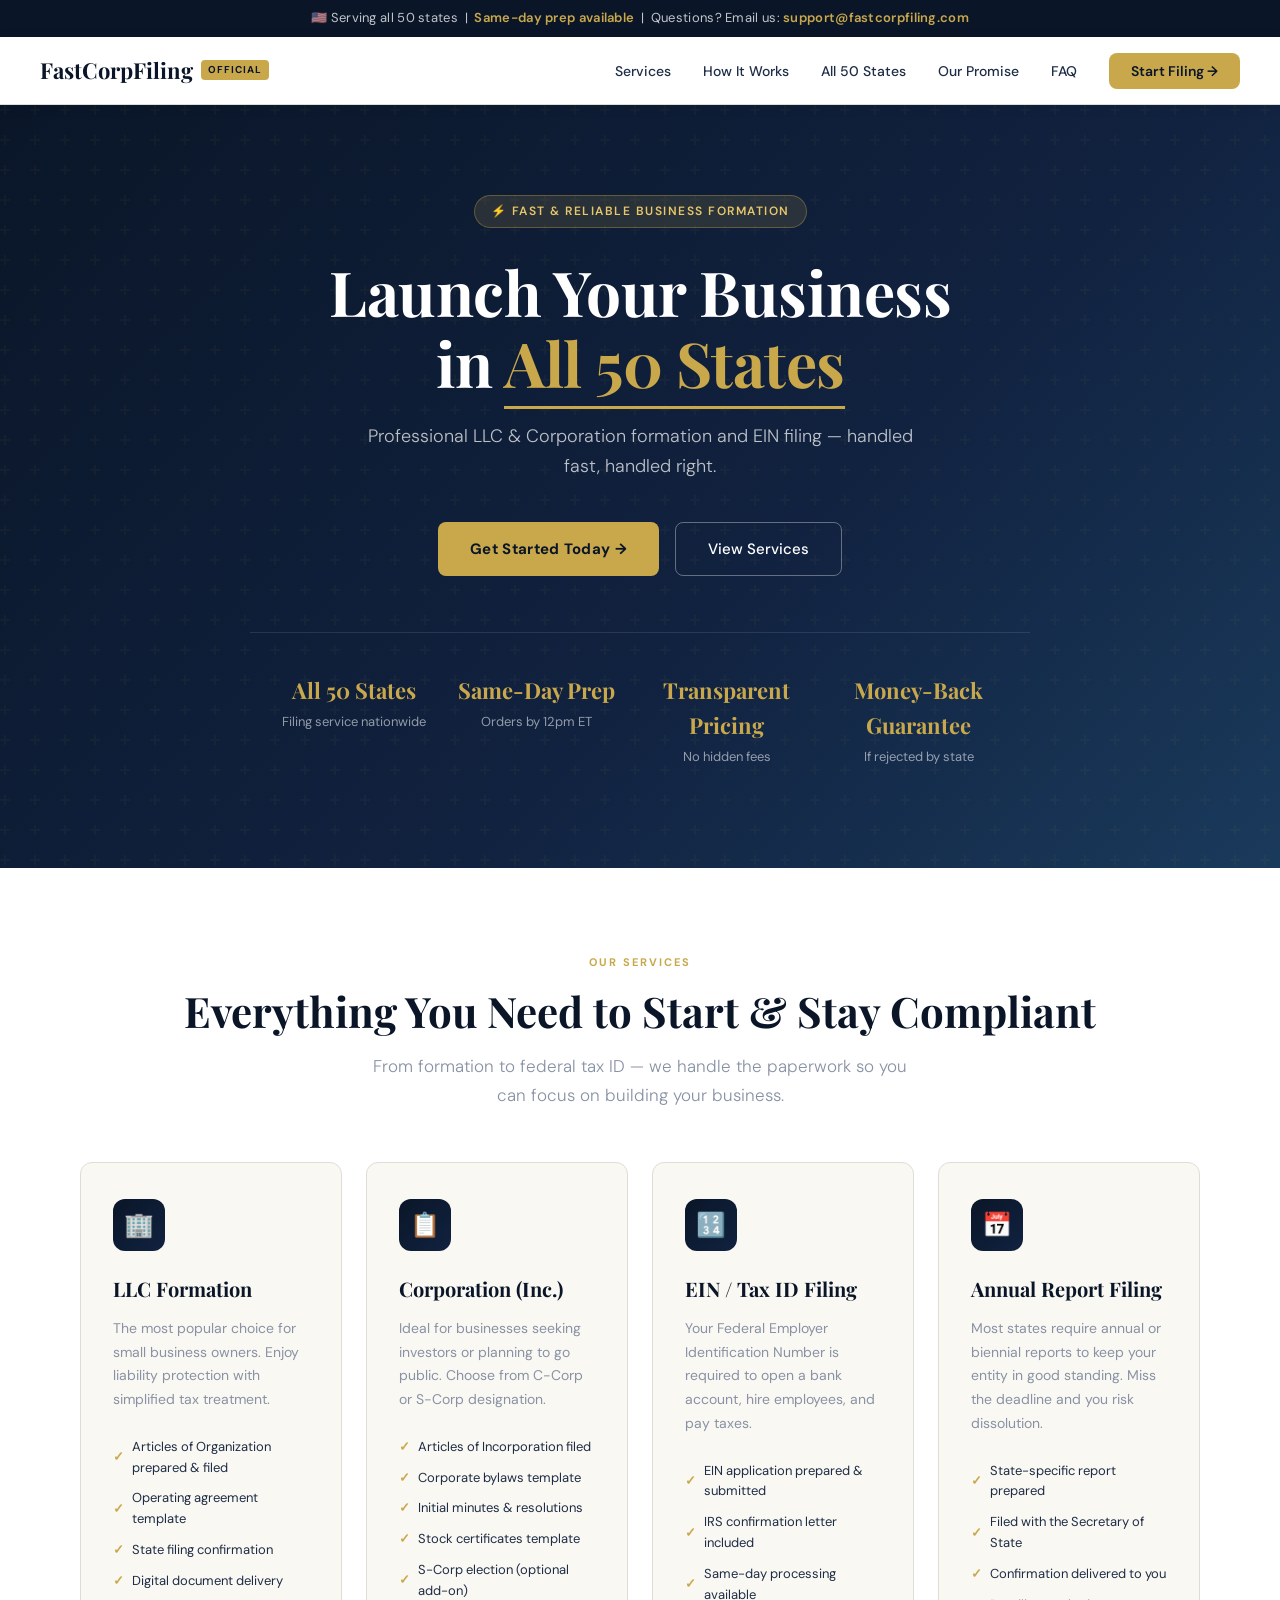
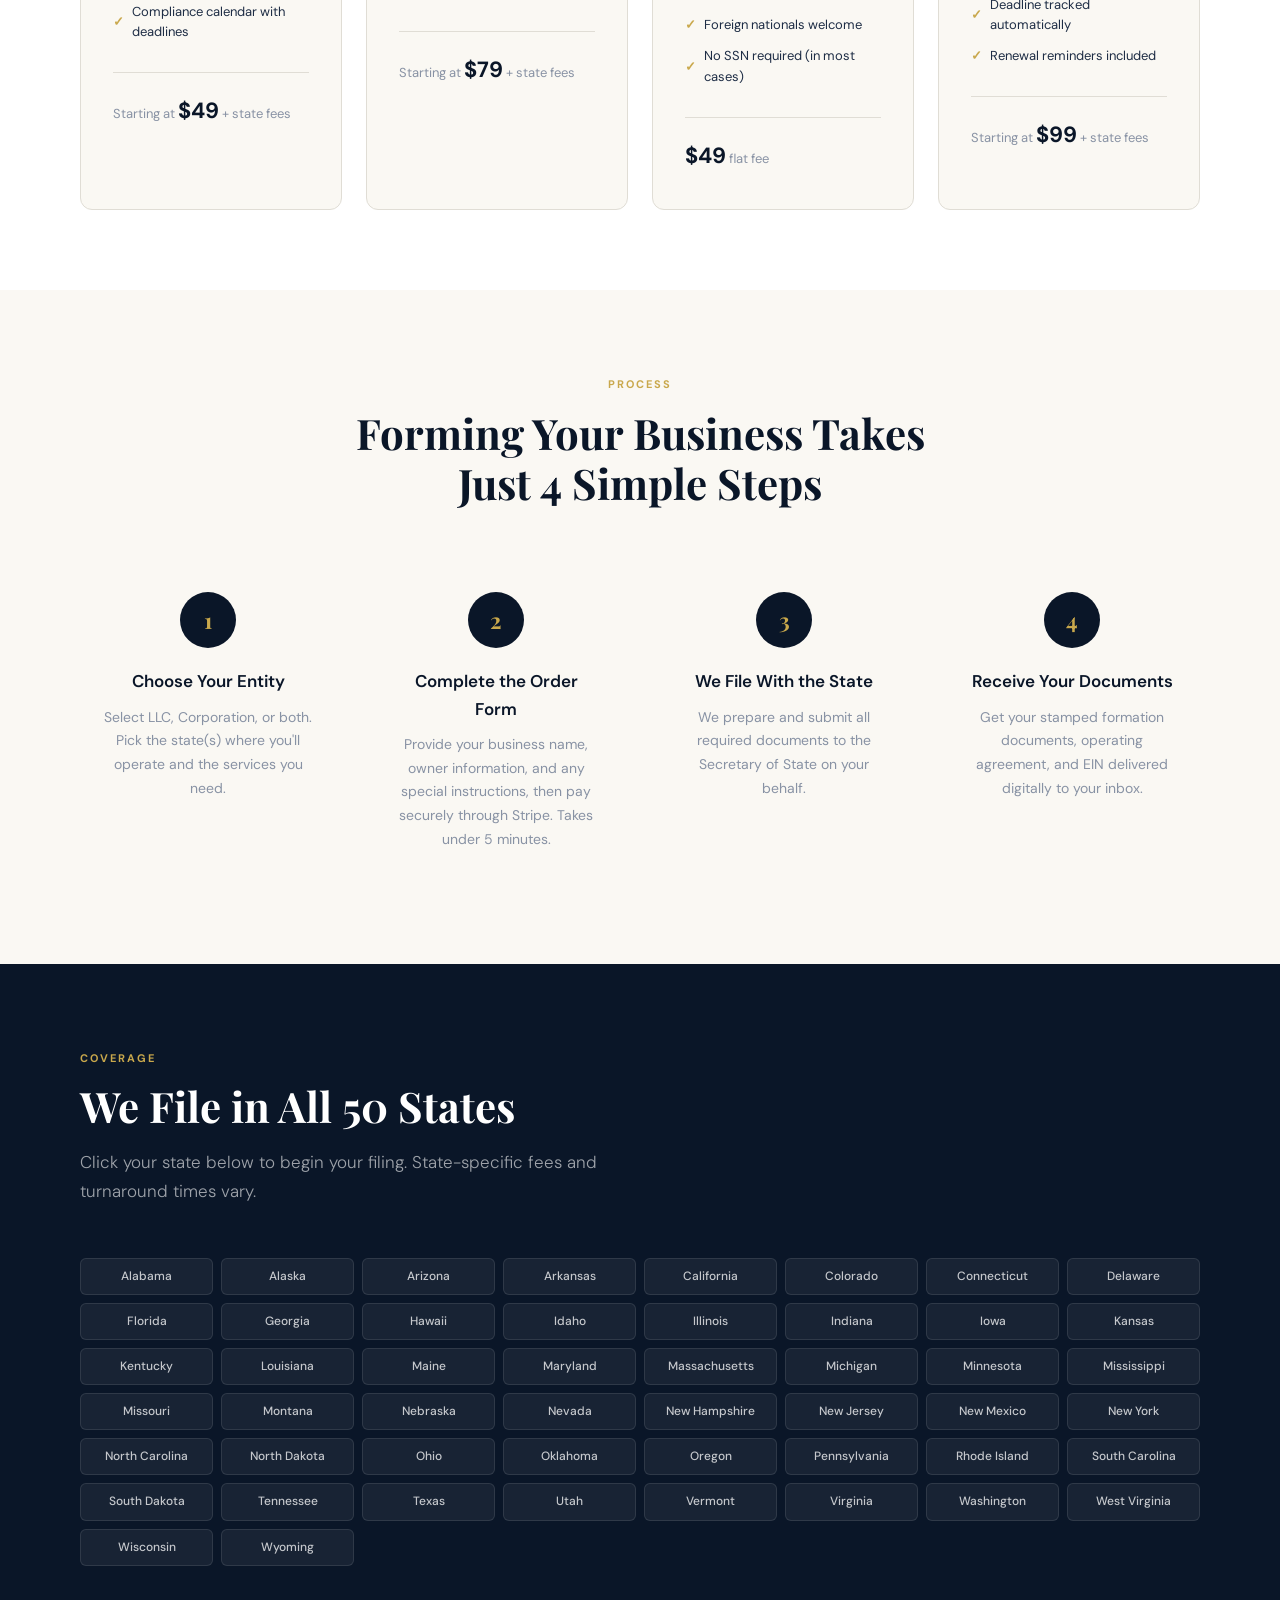
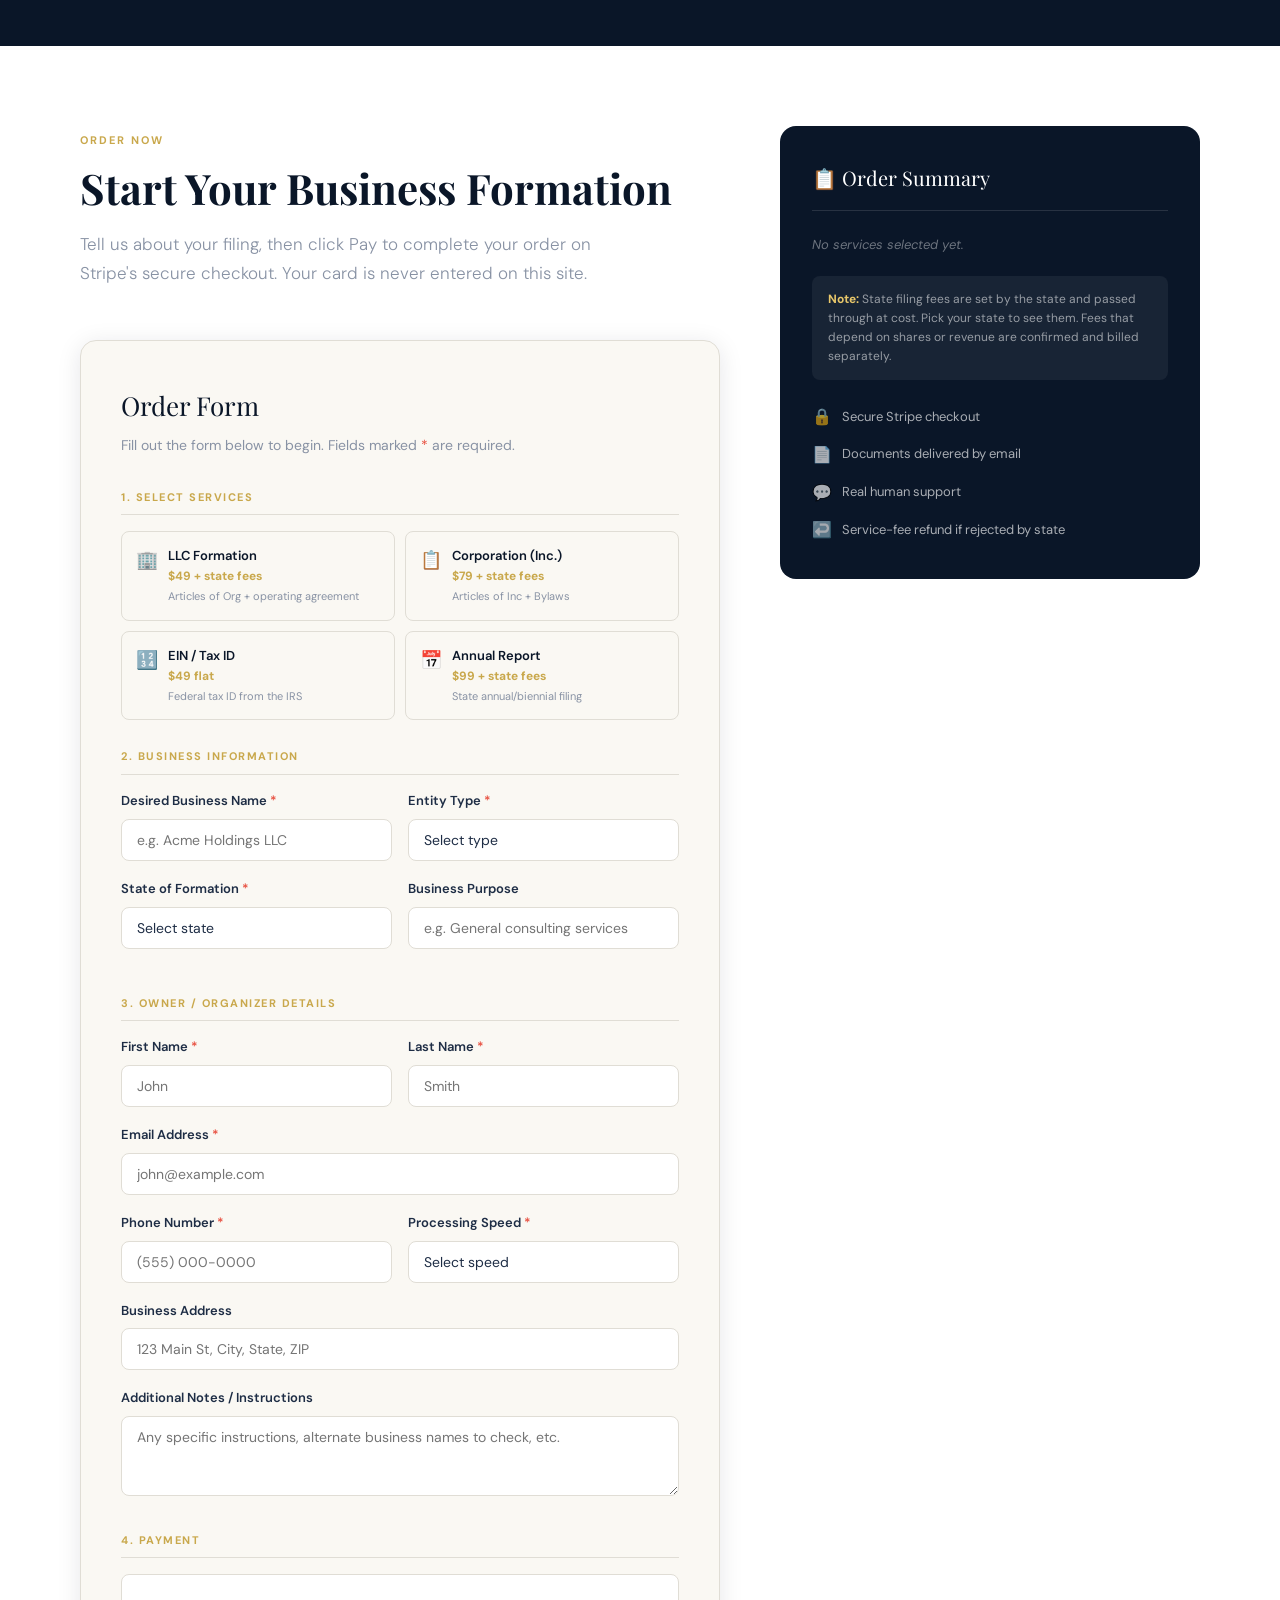
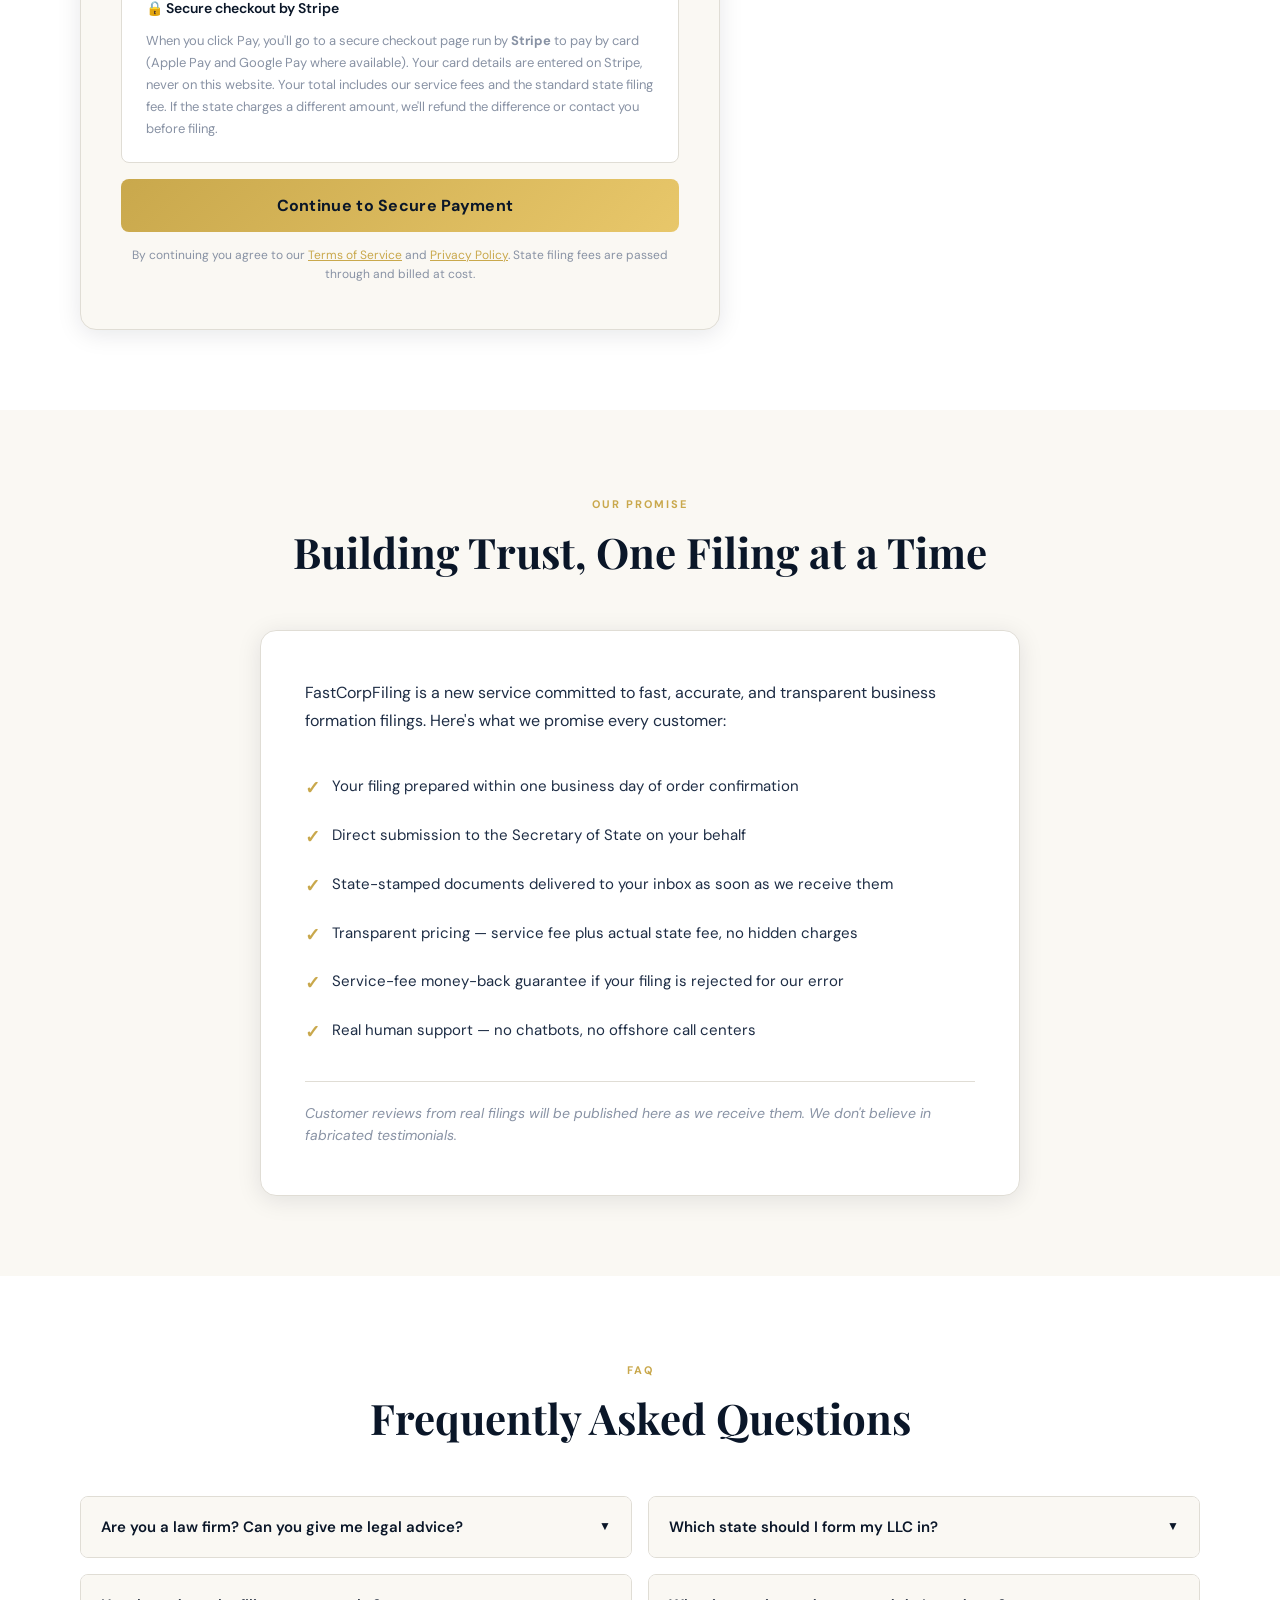
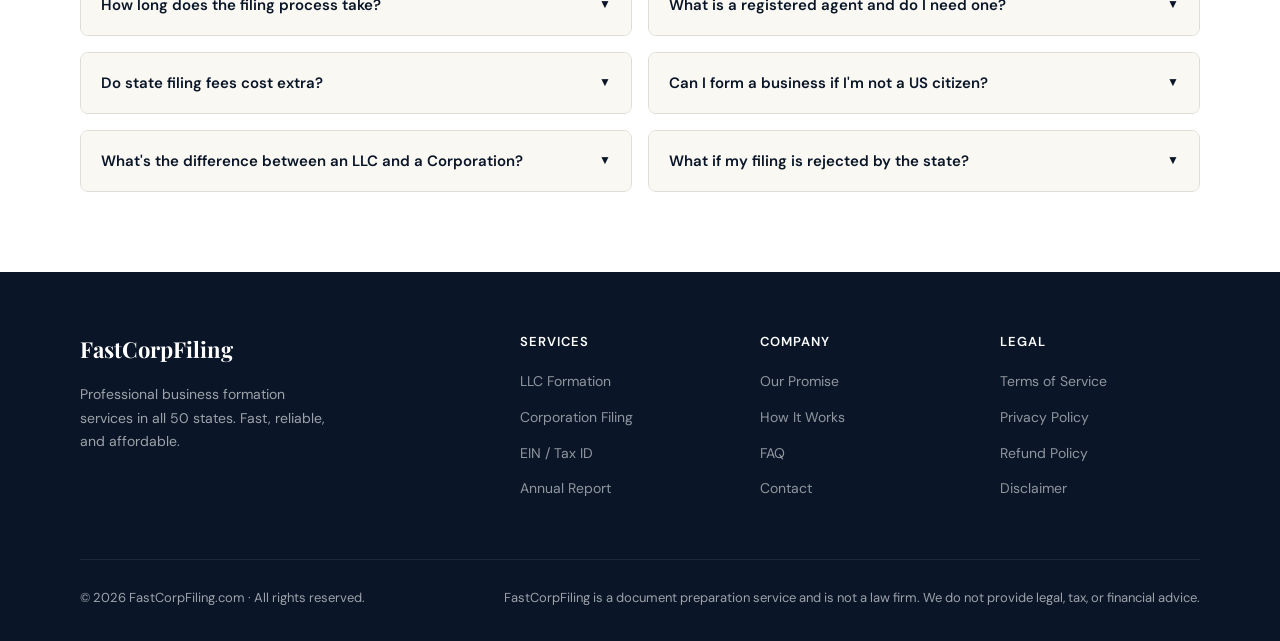
<file: index.html>
<!DOCTYPE html>
<html lang="en">
<head>
<meta charset="UTF-8">
<meta name="viewport" content="width=device-width, initial-scale=1.0">
<title>FastCorpFiling – Business Formation Services in All 50 States</title>
<link href="https://fonts.googleapis.com/css2?family=Playfair+Display:wght@600;700&family=DM+Sans:wght@300;400;500;600&display=swap" rel="stylesheet">
<style>
  :root {
    --navy: #0a1628;
    --navy-mid: #112240;
    --gold: #c9a84c;
    --gold-light: #e8c76a;
    --cream: #faf8f3;
    --white: #ffffff;
    --slate: #8892a4;
    --text: #1e2d45;
    --border: #e0ddd5;
    --success: #27ae60;
    --radius: 8px;
    --shadow: 0 4px 24px rgba(10,22,40,0.10);
    --shadow-lg: 0 16px 48px rgba(10,22,40,0.18);
  }

  *, *::before, *::after { box-sizing: border-box; margin: 0; padding: 0; }

  html { scroll-behavior: smooth; }

  body {
    font-family: 'DM Sans', sans-serif;
    color: var(--text);
    background: var(--cream);
    line-height: 1.6;
    font-size: 16px;
  }

  /* ─── TOPBAR ─── */
  .topbar {
    background: var(--navy);
    color: rgba(255,255,255,0.75);
    font-size: 13px;
    text-align: center;
    padding: 8px 20px;
    letter-spacing: 0.3px;
  }
  .topbar span { color: var(--gold); font-weight: 600; }

  /* ─── NAVBAR ─── */
  nav {
    background: var(--white);
    border-bottom: 1px solid var(--border);
    position: sticky;
    top: 0;
    z-index: 100;
    padding: 0 40px;
    display: flex;
    align-items: center;
    justify-content: space-between;
    height: 68px;
    box-shadow: 0 2px 12px rgba(10,22,40,0.07);
  }
  .logo {
    font-family: 'Playfair Display', serif;
    font-size: 22px;
    font-weight: 700;
    color: var(--navy);
    text-decoration: none;
    display: flex;
    align-items: center;
    gap: 8px;
  }
  .logo-badge {
    background: var(--gold);
    color: var(--navy);
    font-family: 'DM Sans', sans-serif;
    font-size: 10px;
    font-weight: 700;
    letter-spacing: 1px;
    text-transform: uppercase;
    padding: 2px 7px;
    border-radius: 4px;
  }
  .nav-links {
    display: flex;
    gap: 32px;
    list-style: none;
    align-items: center;
  }
  .nav-links a {
    text-decoration: none;
    color: var(--text);
    font-size: 14px;
    font-weight: 500;
    transition: color 0.2s;
  }
  .nav-links a:hover { color: var(--gold); }
  .nav-cta {
    background: var(--gold);
    color: var(--navy) !important;
    padding: 9px 22px;
    border-radius: var(--radius);
    font-weight: 600 !important;
    transition: background 0.2s !important;
  }
  .nav-cta:hover { background: var(--gold-light) !important; }

  /* ─── HERO ─── */
  .hero {
    background: linear-gradient(135deg, var(--navy) 0%, var(--navy-mid) 60%, #1a3a5c 100%);
    color: var(--white);
    padding: 90px 40px 100px;
    text-align: center;
    position: relative;
    overflow: hidden;
  }
  .hero::before {
    content: '';
    position: absolute;
    inset: 0;
    background: url("data:image/svg+xml,%3Csvg width='60' height='60' viewBox='0 0 60 60' xmlns='http://www.w3.org/2000/svg'%3E%3Cg fill='none' fill-rule='evenodd'%3E%3Cg fill='%23c9a84c' fill-opacity='0.04'%3E%3Cpath d='M36 34v-4h-2v4h-4v2h4v4h2v-4h4v-2h-4zm0-30V0h-2v4h-4v2h4v4h2V6h4V4h-4zM6 34v-4H4v4H0v2h4v4h2v-4h4v-2H6zM6 4V0H4v4H0v2h4v4h2V6h4V4H6z'/%3E%3C/g%3E%3C/g%3E%3C/svg%3E");
    opacity: 1;
  }
  .hero-content { position: relative; max-width: 780px; margin: 0 auto; }
  .hero-eyebrow {
    display: inline-flex;
    align-items: center;
    gap: 8px;
    background: rgba(201,168,76,0.15);
    border: 1px solid rgba(201,168,76,0.35);
    color: var(--gold-light);
    font-size: 12px;
    font-weight: 600;
    letter-spacing: 1.5px;
    text-transform: uppercase;
    padding: 6px 16px;
    border-radius: 100px;
    margin-bottom: 28px;
  }
  .hero h1 {
    font-family: 'Playfair Display', serif;
    font-size: clamp(38px, 5vw, 62px);
    font-weight: 700;
    line-height: 1.15;
    margin-bottom: 22px;
    letter-spacing: -0.5px;
  }
  .hero h1 em {
    font-style: normal;
    color: var(--gold);
    border-bottom: 3px solid var(--gold);
    padding-bottom: 2px;
  }
  .hero-sub {
    font-size: 18px;
    color: rgba(255,255,255,0.72);
    max-width: 580px;
    margin: 0 auto 40px;
    font-weight: 300;
    line-height: 1.7;
  }
  .hero-ctas {
    display: flex;
    gap: 16px;
    justify-content: center;
    flex-wrap: wrap;
  }
  .btn-primary {
    background: var(--gold);
    color: var(--navy);
    font-weight: 700;
    font-size: 15px;
    padding: 14px 32px;
    border-radius: var(--radius);
    text-decoration: none;
    border: none;
    cursor: pointer;
    transition: all 0.2s;
    letter-spacing: 0.3px;
    display: inline-flex;
    align-items: center;
    gap: 8px;
  }
  .btn-primary:hover { background: var(--gold-light); transform: translateY(-1px); box-shadow: 0 8px 24px rgba(201,168,76,0.35); }
  .btn-outline {
    background: transparent;
    color: var(--white);
    border: 1.5px solid rgba(255,255,255,0.35);
    font-weight: 500;
    font-size: 15px;
    padding: 14px 32px;
    border-radius: var(--radius);
    text-decoration: none;
    cursor: pointer;
    transition: all 0.2s;
  }
  .btn-outline:hover { border-color: var(--white); background: rgba(255,255,255,0.07); }
  .hero-trust {
    display: flex;
    gap: 32px;
    justify-content: center;
    flex-wrap: wrap;
    margin-top: 56px;
    padding-top: 40px;
    border-top: 1px solid rgba(255,255,255,0.10);
  }
  .trust-item {
    display: flex;
    flex-direction: column;
    align-items: center;
    gap: 4px;
    max-width: 160px;
  }
  .trust-num {
    font-family: 'Playfair Display', serif;
    font-size: 22px;
    font-weight: 700;
    color: var(--gold);
    text-align: center;
  }
  .trust-label { font-size: 13px; color: rgba(255,255,255,0.55); text-align: center; }

  /* ─── SECTION HELPERS ─── */
  section { padding: 80px 40px; }
  .section-inner { max-width: 1120px; margin: 0 auto; }
  .section-tag {
    display: inline-block;
    font-size: 11px;
    font-weight: 700;
    letter-spacing: 2px;
    text-transform: uppercase;
    color: var(--gold);
    margin-bottom: 14px;
  }
  .section-title {
    font-family: 'Playfair Display', serif;
    font-size: clamp(28px, 3.5vw, 42px);
    font-weight: 700;
    color: var(--navy);
    line-height: 1.2;
    margin-bottom: 16px;
  }
  .section-sub {
    font-size: 17px;
    color: var(--slate);
    max-width: 560px;
    line-height: 1.7;
    font-weight: 300;
  }
  .section-header { margin-bottom: 52px; }
  .section-header.centered { text-align: center; }
  .section-header.centered .section-sub { margin: 0 auto; }

  /* ─── SERVICES ─── */
  #services { background: var(--white); }
  .services-grid {
    display: grid;
    grid-template-columns: repeat(auto-fit, minmax(260px, 1fr));
    gap: 24px;
  }
  .service-card {
    background: var(--cream);
    border: 1px solid var(--border);
    border-radius: 12px;
    padding: 36px 32px;
    transition: all 0.25s;
    position: relative;
    overflow: hidden;
  }
  .service-card::after {
    content: '';
    position: absolute;
    top: 0; left: 0; right: 0;
    height: 3px;
    background: linear-gradient(90deg, var(--gold), var(--gold-light));
    transform: scaleX(0);
    transform-origin: left;
    transition: transform 0.3s;
  }
  .service-card:hover { transform: translateY(-4px); box-shadow: var(--shadow-lg); border-color: var(--gold); }
  .service-card:hover::after { transform: scaleX(1); }
  .service-icon {
    width: 52px;
    height: 52px;
    background: linear-gradient(135deg, var(--navy), var(--navy-mid));
    border-radius: 12px;
    display: flex;
    align-items: center;
    justify-content: center;
    margin-bottom: 22px;
    font-size: 24px;
  }
  .service-card h3 {
    font-family: 'Playfair Display', serif;
    font-size: 20px;
    color: var(--navy);
    margin-bottom: 12px;
  }
  .service-card p { font-size: 14px; color: var(--slate); line-height: 1.7; margin-bottom: 20px; }
  .service-features { list-style: none; }
  .service-features li {
    font-size: 13px;
    color: var(--text);
    padding: 5px 0;
    display: flex;
    align-items: center;
    gap: 8px;
  }
  .service-features li::before { content: '✓'; color: var(--gold); font-weight: 700; }
  .service-price {
    margin-top: 24px;
    padding-top: 20px;
    border-top: 1px solid var(--border);
    font-size: 13px;
    color: var(--slate);
  }
  .service-price strong { font-size: 22px; color: var(--navy); font-weight: 700; }

  /* ─── HOW IT WORKS ─── */
  #how { background: var(--cream); }
  .steps-grid {
    display: grid;
    grid-template-columns: repeat(auto-fit, minmax(220px, 1fr));
    gap: 32px;
    position: relative;
  }
  .step {
    text-align: center;
    padding: 32px 24px;
  }
  .step-num {
    width: 56px;
    height: 56px;
    background: var(--navy);
    color: var(--gold);
    border-radius: 50%;
    font-family: 'Playfair Display', serif;
    font-size: 22px;
    font-weight: 700;
    display: flex;
    align-items: center;
    justify-content: center;
    margin: 0 auto 20px;
  }
  .step h3 { font-size: 17px; font-weight: 600; color: var(--navy); margin-bottom: 10px; }
  .step p { font-size: 14px; color: var(--slate); line-height: 1.7; }

  /* ─── STATES ─── */
  #states { background: var(--navy); color: var(--white); }
  #states .section-title { color: var(--white); }
  #states .section-sub { color: rgba(255,255,255,0.6); }
  .states-grid {
    display: grid;
    grid-template-columns: repeat(auto-fill, minmax(120px, 1fr));
    gap: 8px;
    margin-top: 32px;
  }
  .state-chip {
    background: rgba(255,255,255,0.06);
    border: 1px solid rgba(255,255,255,0.10);
    border-radius: 6px;
    padding: 8px 12px;
    font-size: 12px;
    font-weight: 500;
    color: rgba(255,255,255,0.75);
    text-align: center;
    cursor: pointer;
    transition: all 0.15s;
  }
  .state-chip:hover, .state-chip.selected {
    background: rgba(201,168,76,0.18);
    border-color: var(--gold);
    color: var(--gold-light);
  }

  /* ─── ORDER FORM ─── */
  #order { background: var(--white); }
  .order-wrapper {
    display: grid;
    grid-template-columns: 1fr 420px;
    gap: 60px;
    align-items: start;
  }
  .order-form-card {
    background: var(--cream);
    border: 1px solid var(--border);
    border-radius: 16px;
    padding: 44px 40px;
    box-shadow: var(--shadow);
  }
  .form-title {
    font-family: 'Playfair Display', serif;
    font-size: 26px;
    color: var(--navy);
    margin-bottom: 8px;
  }
  .form-sub { font-size: 14px; color: var(--slate); margin-bottom: 32px; }
  .form-section-label {
    font-size: 11px;
    font-weight: 700;
    letter-spacing: 1.5px;
    text-transform: uppercase;
    color: var(--gold);
    margin: 28px 0 16px;
    padding-bottom: 8px;
    border-bottom: 1px solid var(--border);
  }
  .form-row { display: grid; grid-template-columns: 1fr 1fr; gap: 16px; }
  .form-group { margin-bottom: 18px; }
  .form-group label {
    display: block;
    font-size: 13px;
    font-weight: 600;
    color: var(--text);
    margin-bottom: 7px;
  }
  .form-group label span { color: #e74c3c; }
  .form-group input,
  .form-group select,
  .form-group textarea {
    width: 100%;
    padding: 11px 15px;
    border: 1.5px solid var(--border);
    border-radius: var(--radius);
    font-family: 'DM Sans', sans-serif;
    font-size: 14px;
    color: var(--text);
    background: var(--white);
    transition: border 0.2s;
    outline: none;
    appearance: none;
  }
  .form-group input:focus,
  .form-group select:focus,
  .form-group textarea:focus { border-color: var(--gold); box-shadow: 0 0 0 3px rgba(201,168,76,0.15); }
  .form-group textarea { resize: vertical; min-height: 80px; }
  .service-selector {
    display: grid;
    grid-template-columns: 1fr 1fr;
    gap: 10px;
    margin-bottom: 18px;
  }
  .service-option {
    border: 1.5px solid var(--border);
    border-radius: var(--radius);
    padding: 14px 14px;
    cursor: pointer;
    transition: all 0.2s;
    display: flex;
    align-items: flex-start;
    gap: 10px;
  }
  .service-option input[type="checkbox"] { display: none; }
  .service-option.checked {
    border-color: var(--gold);
    background: rgba(201,168,76,0.07);
  }
  .service-option-icon { font-size: 18px; flex-shrink: 0; }
  .service-option-info { flex: 1; }
  .service-option-name { font-size: 13px; font-weight: 600; color: var(--navy); }
  .service-option-price { font-size: 12px; color: var(--gold); font-weight: 700; }
  .service-option-desc { font-size: 11px; color: var(--slate); margin-top: 2px; }

  .payment-info-box {
    background: var(--white);
    border: 1.5px solid var(--border);
    border-radius: var(--radius);
    padding: 22px 24px;
    margin-bottom: 16px;
  }
  .payment-info-box-title {
    font-size: 14px;
    font-weight: 600;
    color: var(--navy);
    margin-bottom: 10px;
    display: flex;
    align-items: center;
    gap: 8px;
  }
  .payment-info-box p {
    font-size: 13px;
    color: var(--slate);
    line-height: 1.7;
  }

  .order-summary {
    position: sticky;
    top: 88px;
  }
  .summary-card {
    background: var(--navy);
    border-radius: 16px;
    padding: 36px 32px;
    color: var(--white);
  }
  .summary-title {
    font-family: 'Playfair Display', serif;
    font-size: 20px;
    margin-bottom: 24px;
    padding-bottom: 16px;
    border-bottom: 1px solid rgba(255,255,255,0.12);
  }
  .summary-line {
    display: flex;
    justify-content: space-between;
    align-items: center;
    font-size: 14px;
    padding: 10px 0;
    color: rgba(255,255,255,0.75);
  }
  .summary-line.total {
    border-top: 1px solid rgba(255,255,255,0.15);
    margin-top: 8px;
    padding-top: 16px;
    color: var(--white);
    font-weight: 700;
    font-size: 16px;
  }
  .summary-line .price { color: var(--gold-light); font-weight: 600; }
  .summary-line.total .price { color: var(--gold); font-size: 22px; }
  .summary-line.hidden { display: none; }
  .summary-note {
    background: rgba(255,255,255,0.06);
    border-radius: 8px;
    padding: 14px 16px;
    margin-top: 20px;
    font-size: 12px;
    color: rgba(255,255,255,0.55);
    line-height: 1.6;
  }
  .summary-note strong { color: var(--gold-light); }
  .trust-badges {
    display: flex;
    flex-direction: column;
    gap: 12px;
    margin-top: 24px;
  }
  .badge {
    display: flex;
    align-items: center;
    gap: 10px;
    font-size: 13px;
    color: rgba(255,255,255,0.65);
  }
  .badge-icon { font-size: 16px; }

  .submit-btn {
    width: 100%;
    background: linear-gradient(135deg, var(--gold), var(--gold-light));
    color: var(--navy);
    font-family: 'DM Sans', sans-serif;
    font-size: 16px;
    font-weight: 700;
    padding: 16px;
    border: none;
    border-radius: var(--radius);
    cursor: pointer;
    transition: all 0.2s;
    letter-spacing: 0.3px;
    margin-top: 10px;
    display: flex;
    align-items: center;
    justify-content: center;
    gap: 10px;
  }
  .submit-btn:hover { transform: translateY(-1px); box-shadow: 0 8px 28px rgba(201,168,76,0.4); }
  .submit-btn:active { transform: translateY(0); }

  /* ─── HONEST PROMISE SECTION (replaces fake testimonials) ─── */
  #testimonials { background: var(--cream); }
  .promise-card {
    background: var(--white);
    border: 1px solid var(--border);
    border-radius: 16px;
    padding: 48px 44px;
    max-width: 760px;
    margin: 0 auto;
    text-align: left;
    box-shadow: var(--shadow);
  }
  .promise-intro {
    font-size: 16px;
    color: var(--text);
    line-height: 1.8;
    margin-bottom: 28px;
  }
  .promise-list {
    list-style: none;
    margin-bottom: 24px;
  }
  .promise-list li {
    font-size: 15px;
    color: var(--text);
    padding: 10px 0;
    display: flex;
    align-items: flex-start;
    gap: 12px;
    line-height: 1.6;
  }
  .promise-list li::before {
    content: '✓';
    color: var(--gold);
    font-weight: 700;
    font-size: 18px;
    flex-shrink: 0;
  }
  .promise-footer {
    font-size: 14px;
    color: var(--slate);
    font-style: italic;
    padding-top: 20px;
    border-top: 1px solid var(--border);
  }

  /* ─── FAQ ─── */
  #faq { background: var(--white); }
  .faq-grid {
    display: grid;
    grid-template-columns: 1fr 1fr;
    gap: 16px;
  }
  .faq-item {
    border: 1px solid var(--border);
    border-radius: var(--radius);
    overflow: hidden;
  }
  .faq-q {
    padding: 18px 20px;
    font-size: 15px;
    font-weight: 600;
    color: var(--navy);
    cursor: pointer;
    display: flex;
    justify-content: space-between;
    align-items: center;
    background: var(--cream);
    user-select: none;
    gap: 12px;
  }
  .faq-q:hover { color: var(--gold); }
  .faq-chevron { font-size: 12px; transition: transform 0.25s; flex-shrink: 0; }
  .faq-item.open .faq-chevron { transform: rotate(180deg); }
  .faq-a {
    display: none;
    padding: 16px 20px;
    font-size: 14px;
    color: var(--slate);
    line-height: 1.7;
    border-top: 1px solid var(--border);
    background: var(--white);
  }
  .faq-item.open .faq-a { display: block; }

  /* ─── FOOTER ─── */
  footer {
    background: var(--navy);
    color: rgba(255,255,255,0.6);
    padding: 60px 40px 32px;
  }
  .footer-inner { max-width: 1120px; margin: 0 auto; }
  .footer-top {
    display: grid;
    grid-template-columns: 2fr 1fr 1fr 1fr;
    gap: 40px;
    margin-bottom: 48px;
  }
  .footer-logo {
    font-family: 'Playfair Display', serif;
    font-size: 22px;
    color: var(--white);
    font-weight: 700;
    margin-bottom: 16px;
    display: block;
    text-decoration: none;
  }
  .footer-desc { font-size: 14px; line-height: 1.7; max-width: 260px; }
  .footer-col h4 {
    color: var(--white);
    font-size: 13px;
    font-weight: 600;
    letter-spacing: 1px;
    text-transform: uppercase;
    margin-bottom: 16px;
  }
  .footer-col ul { list-style: none; }
  .footer-col li { margin-bottom: 10px; }
  .footer-col a { color: rgba(255,255,255,0.55); text-decoration: none; font-size: 14px; transition: color 0.2s; }
  .footer-col a:hover { color: var(--gold); }
  .footer-bottom {
    display: flex;
    justify-content: space-between;
    align-items: center;
    padding-top: 28px;
    border-top: 1px solid rgba(255,255,255,0.08);
    font-size: 13px;
    flex-wrap: wrap;
    gap: 12px;
  }
  .footer-bottom a { color: rgba(255,255,255,0.5); text-decoration: none; }
  .footer-bottom a:hover { color: var(--gold); }

  /* ─── SUCCESS MODAL ─── */
  .modal-overlay {
    display: none;
    position: fixed;
    inset: 0;
    background: rgba(0,0,0,0.6);
    z-index: 1000;
    align-items: center;
    justify-content: center;
    padding: 20px;
  }
  .modal-overlay.show { display: flex; }
  .modal {
    background: var(--white);
    border-radius: 16px;
    padding: 48px 40px;
    max-width: 460px;
    width: 100%;
    text-align: center;
    box-shadow: var(--shadow-lg);
    animation: modalIn 0.3s ease;
  }
  @keyframes modalIn {
    from { opacity: 0; transform: scale(0.92) translateY(20px); }
    to { opacity: 1; transform: scale(1) translateY(0); }
  }
  .modal-icon { font-size: 60px; margin-bottom: 20px; }
  .modal h2 { font-family: 'Playfair Display', serif; color: var(--navy); font-size: 28px; margin-bottom: 12px; }
  .modal p { color: var(--slate); font-size: 15px; line-height: 1.7; margin-bottom: 28px; }
  .modal-close {
    background: var(--gold);
    color: var(--navy);
    border: none;
    padding: 12px 32px;
    border-radius: var(--radius);
    font-weight: 700;
    font-size: 15px;
    cursor: pointer;
    font-family: 'DM Sans', sans-serif;
  }

  /* ─── RESPONSIVE ─── */
  @media (max-width: 900px) {
    nav { padding: 0 20px; }
    .nav-links { display: none; }
    section { padding: 60px 20px; }
    .hero { padding: 60px 20px 80px; }
    .order-wrapper { grid-template-columns: 1fr; }
    .order-summary { position: static; }
    .footer-top { grid-template-columns: 1fr 1fr; }
    .faq-grid { grid-template-columns: 1fr; }
    .form-row { grid-template-columns: 1fr; }
    .service-selector { grid-template-columns: 1fr; }
    .promise-card { padding: 32px 24px; }
  }
  @media (max-width: 600px) {
    .footer-top { grid-template-columns: 1fr; }
    .hero-trust { gap: 20px; }
    .states-grid { grid-template-columns: repeat(auto-fill, minmax(90px, 1fr)); }
  }

  /* ─── UTILITY ─── */
  .divider { height: 1px; background: var(--border); max-width: 1120px; margin: 0 auto; }
  .text-gold { color: var(--gold); }
  .mt-8 { margin-top: 8px; }
  .alert-info {
    background: #fff8e6; border: 1px solid var(--gold); color: var(--navy);
    padding: 12px 16px; border-radius: 8px; font-size: 14px; margin-bottom: 20px; line-height: 1.6;
  }
  .alert-error {
    background: #fdf2f2;
    border: 1px solid #fbbebe;
    border-radius: var(--radius);
    padding: 12px 16px;
    font-size: 13px;
    color: #c0392b;
    margin-bottom: 16px;
    display: none;
  }
  .required-note { font-size: 12px; color: var(--slate); margin-bottom: 20px; }
  .required-note span { color: #e74c3c; }
</style>
</head>
<body>

<!-- TOPBAR -->
<div class="topbar">
  🇺🇸 Serving all 50 states &nbsp;|&nbsp; <span>Same-day prep available</span> &nbsp;|&nbsp; Questions? Email us: <span>support@fastcorpfiling.com</span>
</div>

<!-- NAVBAR -->
<nav>
  <a href="#" class="logo">
    FastCorpFiling
    <span class="logo-badge">Official</span>
  </a>
  <ul class="nav-links">
    <li><a href="#services">Services</a></li>
    <li><a href="#how">How It Works</a></li>
    <li><a href="#states">All 50 States</a></li>
    <li><a href="#testimonials">Our Promise</a></li>
    <li><a href="#faq">FAQ</a></li>
    <li><a href="#order" class="nav-cta">Start Filing →</a></li>
  </ul>
</nav>

<!-- HERO -->
<section class="hero">
  <div class="hero-content">
    <div class="hero-eyebrow">⚡ Fast &amp; Reliable Business Formation</div>
    <h1>Launch Your Business <br>in <em>All 50 States</em></h1>
    <p class="hero-sub">Professional LLC &amp; Corporation formation and EIN filing — handled fast, handled right.</p>
    <div class="hero-ctas">
      <a href="#order" class="btn-primary">Get Started Today →</a>
      <a href="#services" class="btn-outline">View Services</a>
    </div>
    <div class="hero-trust">
      <div class="trust-item">
        <span class="trust-num">All 50 States</span>
        <span class="trust-label">Filing service nationwide</span>
      </div>
      <div class="trust-item">
        <span class="trust-num">Same-Day Prep</span>
        <span class="trust-label">Orders by 12pm ET</span>
      </div>
      <div class="trust-item">
        <span class="trust-num">Transparent Pricing</span>
        <span class="trust-label">No hidden fees</span>
      </div>
      <div class="trust-item">
        <span class="trust-num">Money-Back Guarantee</span>
        <span class="trust-label">If rejected by state</span>
      </div>
    </div>
  </div>
</section>

<!-- SERVICES -->
<section id="services">
  <div class="section-inner">
    <div class="section-header centered">
      <div class="section-tag">Our Services</div>
      <h2 class="section-title">Everything You Need to Start &amp; Stay Compliant</h2>
      <p class="section-sub">From formation to federal tax ID — we handle the paperwork so you can focus on building your business.</p>
    </div>
    <div class="services-grid">
      <div class="service-card">
        <div class="service-icon">🏢</div>
        <h3>LLC Formation</h3>
        <p>The most popular choice for small business owners. Enjoy liability protection with simplified tax treatment.</p>
        <ul class="service-features">
          <li>Articles of Organization prepared &amp; filed</li>
          <li>Operating agreement template</li>
          <li>State filing confirmation</li>
          <li>Digital document delivery</li>
          <li>Compliance calendar with deadlines</li>
        </ul>
        <div class="service-price">Starting at <strong>$49</strong> + state fees</div>
      </div>
      <div class="service-card">
        <div class="service-icon">📋</div>
        <h3>Corporation (Inc.)</h3>
        <p>Ideal for businesses seeking investors or planning to go public. Choose from C-Corp or S-Corp designation.</p>
        <ul class="service-features">
          <li>Articles of Incorporation filed</li>
          <li>Corporate bylaws template</li>
          <li>Initial minutes &amp; resolutions</li>
          <li>Stock certificates template</li>
          <li>S-Corp election (optional add-on)</li>
        </ul>
        <div class="service-price">Starting at <strong>$79</strong> + state fees</div>
      </div>
      <div class="service-card">
        <div class="service-icon">🔢</div>
        <h3>EIN / Tax ID Filing</h3>
        <p>Your Federal Employer Identification Number is required to open a bank account, hire employees, and pay taxes.</p>
        <ul class="service-features">
          <li>EIN application prepared &amp; submitted</li>
          <li>IRS confirmation letter included</li>
          <li>Same-day processing available</li>
          <li>Foreign nationals welcome</li>
          <li>No SSN required (in most cases)</li>
        </ul>
        <div class="service-price"><strong>$49</strong> flat fee</div>
      </div>
      <div class="service-card">
        <div class="service-icon">📅</div>
        <h3>Annual Report Filing</h3>
        <p>Most states require annual or biennial reports to keep your entity in good standing. Miss the deadline and you risk dissolution.</p>
        <ul class="service-features">
          <li>State-specific report prepared</li>
          <li>Filed with the Secretary of State</li>
          <li>Confirmation delivered to you</li>
          <li>Deadline tracked automatically</li>
          <li>Renewal reminders included</li>
        </ul>
        <div class="service-price">Starting at <strong>$99</strong> + state fees</div>
      </div>
    </div>
  </div>
</section>

<!-- HOW IT WORKS -->
<section id="how">
  <div class="section-inner">
    <div class="section-header centered">
      <div class="section-tag">Process</div>
      <h2 class="section-title">Forming Your Business Takes <br>Just 4 Simple Steps</h2>
    </div>
    <div class="steps-grid">
      <div class="step">
        <div class="step-num">1</div>
        <h3>Choose Your Entity</h3>
        <p>Select LLC, Corporation, or both. Pick the state(s) where you'll operate and the services you need.</p>
      </div>
      <div class="step">
        <div class="step-num">2</div>
        <h3>Complete the Order Form</h3>
        <p>Provide your business name, owner information, and any special instructions, then pay securely through Stripe. Takes under 5 minutes.</p>
      </div>
      <div class="step">
        <div class="step-num">3</div>
        <h3>We File With the State</h3>
        <p>We prepare and submit all required documents to the Secretary of State on your behalf.</p>
      </div>
      <div class="step">
        <div class="step-num">4</div>
        <h3>Receive Your Documents</h3>
        <p>Get your stamped formation documents, operating agreement, and EIN delivered digitally to your inbox.</p>
      </div>
    </div>
  </div>
</section>

<!-- ALL 50 STATES -->
<section id="states">
  <div class="section-inner">
    <div class="section-header">
      <div class="section-tag">Coverage</div>
      <h2 class="section-title">We File in All 50 States</h2>
      <p class="section-sub">Click your state below to begin your filing. State-specific fees and turnaround times vary.</p>
    </div>
    <div class="states-grid" id="statesGrid"></div>
  </div>
</section>

<!-- ORDER FORM -->
<section id="order">
  <div class="section-inner">
    <div class="order-wrapper">
      <div>
        <div class="section-header">
          <div class="section-tag">Order Now</div>
          <h2 class="section-title">Start Your Business Formation</h2>
          <p class="section-sub">Tell us about your filing, then click Pay to complete your order on Stripe's secure checkout. Your card is never entered on this site.</p>
        </div>
        <div class="order-form-card">
          <div class="form-title">Order Form</div>
          <div class="form-sub">Fill out the form below to begin. Fields marked <span style="color:#e74c3c">*</span> are required.</div>

          <div id="checkoutNotice" class="alert-info" style="display:none"></div>
          <div id="formError" class="alert-error">Please fill in all required fields before submitting.</div>

          <form id="orderForm" action="https://formspree.io/f/xbdqbvkw" method="POST" novalidate>

            <!-- SERVICE SELECTION -->
            <div class="form-section-label">1. Select Services</div>
            <div class="service-selector" id="serviceSelector">
              <div class="service-option" data-price="49" data-id="llc">
                <input type="checkbox" name="service" value="llc">
                <span class="service-option-icon">🏢</span>
                <div class="service-option-info">
                  <div class="service-option-name">LLC Formation</div>
                  <div class="service-option-price">$49 + state fees</div>
                  <div class="service-option-desc">Articles of Org + operating agreement</div>
                </div>
              </div>
              <div class="service-option" data-price="79" data-id="corp">
                <input type="checkbox" name="service" value="corp">
                <span class="service-option-icon">📋</span>
                <div class="service-option-info">
                  <div class="service-option-name">Corporation (Inc.)</div>
                  <div class="service-option-price">$79 + state fees</div>
                  <div class="service-option-desc">Articles of Inc + Bylaws</div>
                </div>
              </div>
              <div class="service-option" data-price="49" data-id="ein">
                <input type="checkbox" name="service" value="ein">
                <span class="service-option-icon">🔢</span>
                <div class="service-option-info">
                  <div class="service-option-name">EIN / Tax ID</div>
                  <div class="service-option-price">$49 flat</div>
                  <div class="service-option-desc">Federal tax ID from the IRS</div>
                </div>
              </div>
              <div class="service-option" data-price="99" data-id="annual">
                <input type="checkbox" name="service" value="annual">
                <span class="service-option-icon">📅</span>
                <div class="service-option-info">
                  <div class="service-option-name">Annual Report</div>
                  <div class="service-option-price">$99 + state fees</div>
                  <div class="service-option-desc">State annual/biennial filing</div>
                </div>
              </div>
            </div>

            <!-- BUSINESS INFORMATION -->
            <div class="form-section-label">2. Business Information</div>
            <div class="form-row">
              <div class="form-group">
                <label>Desired Business Name <span>*</span></label>
                <input type="text" name="bizName" placeholder="e.g. Acme Holdings LLC" required>
              </div>
              <div class="form-group">
                <label>Entity Type <span>*</span></label>
                <select name="entityType" required>
                  <option value="">Select type</option>
                  <option>Limited Liability Company (LLC)</option>
                  <option>C-Corporation</option>
                  <option>S-Corporation</option>
                  <option>Nonprofit Corporation</option>
                </select>
              </div>
            </div>
            <div class="form-row">
              <div class="form-group">
                <label>State of Formation <span>*</span></label>
                <select name="state" required id="stateSelect">
                  <option value="">Select state</option>
                </select>
              </div>
              <div class="form-group">
                <label>Business Purpose</label>
                <input type="text" name="purpose" placeholder="e.g. General consulting services">
              </div>
            </div>

            <!-- OWNER INFORMATION -->
            <div class="form-section-label">3. Owner / Organizer Details</div>
            <div class="form-row">
              <div class="form-group">
                <label>First Name <span>*</span></label>
                <input type="text" name="firstName" placeholder="John" required>
              </div>
              <div class="form-group">
                <label>Last Name <span>*</span></label>
                <input type="text" name="lastName" placeholder="Smith" required>
              </div>
            </div>
            <div class="form-group">
              <label>Email Address <span>*</span></label>
              <input type="email" name="email" placeholder="john@example.com" required>
            </div>
            <div class="form-row">
              <div class="form-group">
                <label>Phone Number <span>*</span></label>
                <input type="tel" name="phone" placeholder="(555) 000-0000" required>
              </div>
              <div class="form-group">
                <label>Processing Speed <span>*</span></label>
                <select name="speed" required>
                  <option value="">Select speed</option>
                  <option value="standard">Standard (5–7 business days)</option>
                  <option value="expedited">Expedited (+$50 · 2–3 business days)</option>
                  <option value="same">Same Day (+$100 · order by 12pm ET)</option>
                </select>
              </div>
            </div>
            <div class="form-group">
              <label>Business Address</label>
              <input type="text" name="address" placeholder="123 Main St, City, State, ZIP">
            </div>
            <div class="form-group">
              <label>Additional Notes / Instructions</label>
              <textarea name="notes" placeholder="Any specific instructions, alternate business names to check, etc."></textarea>
            </div>

            <!-- PAYMENT INFO BOX (replaces credit card fields) -->
            <div class="form-section-label">4. Payment</div>
            <div class="payment-info-box">
              <div class="payment-info-box-title">🔒 Secure checkout by Stripe</div>
              <p>When you click Pay, you'll go to a secure checkout page run by <strong>Stripe</strong> to pay by card (Apple Pay and Google Pay where available). Your card details are entered on Stripe, never on this website. Your total includes our service fees and the standard state filing fee. If the state charges a different amount, we'll refund the difference or contact you before filing.</p>
            </div>

            <!-- Hidden fields for Formspree -->
            <input type="hidden" name="_subject" id="hiddenSubject" value="New FastCorpFiling Order">
            <input type="hidden" name="selected_services" id="hiddenServices" value="">
            <input type="hidden" name="estimated_total" id="hiddenTotal" value="">
            <input type="hidden" name="order_ref" id="hiddenOrderRef" value="">
            <input type="hidden" name="payment_method" value="Stripe Checkout (customer sent to pay online; check Stripe for payment)">

            <button type="submit" class="submit-btn" id="submitBtn">
              Continue to Secure Payment <span id="submitTotal"></span>
            </button>

            <p style="font-size:12px;color:var(--slate);text-align:center;margin-top:14px;line-height:1.6;">
              By continuing you agree to our <a href="terms.html" style="color:var(--gold)">Terms of Service</a> and <a href="privacy.html" style="color:var(--gold)">Privacy Policy</a>. State filing fees are passed through and billed at cost.
            </p>

          </form>
        </div>
      </div>

      <!-- ORDER SUMMARY -->
      <div class="order-summary">
        <div class="summary-card">
          <div class="summary-title">📋 Order Summary</div>
          <div id="summaryLines">
            <div class="summary-line" style="color:rgba(255,255,255,0.4);font-style:italic;font-size:13px;">No services selected yet.</div>
          </div>
          <div class="summary-line total" id="summaryTotal" style="display:none">
            <span>Total Due Today</span>
            <span class="price" id="totalAmount">$0</span>
          </div>
          <div class="summary-note">
            <strong>Note:</strong> State filing fees are set by the state and passed through at cost. Pick your state to see them. Fees that depend on shares or revenue are confirmed and billed separately.
          </div>
          <div class="trust-badges">
            <div class="badge"><span class="badge-icon">🔒</span> Secure Stripe checkout</div>
            <div class="badge"><span class="badge-icon">📄</span> Documents delivered by email</div>
            <div class="badge"><span class="badge-icon">💬</span> Real human support</div>
            <div class="badge"><span class="badge-icon">↩️</span> Service-fee refund if rejected by state</div>
          </div>
        </div>
      </div>
    </div>
  </div>
</section>

<!-- OUR PROMISE (replaces fabricated testimonials) -->
<section id="testimonials">
  <div class="section-inner">
    <div class="section-header centered">
      <div class="section-tag">Our Promise</div>
      <h2 class="section-title">Building Trust, One Filing at a Time</h2>
    </div>
    <div class="promise-card">
      <p class="promise-intro">FastCorpFiling is a new service committed to fast, accurate, and transparent business formation filings. Here's what we promise every customer:</p>
      <ul class="promise-list">
        <li>Your filing prepared within one business day of order confirmation</li>
        <li>Direct submission to the Secretary of State on your behalf</li>
        <li>State-stamped documents delivered to your inbox as soon as we receive them</li>
        <li>Transparent pricing — service fee plus actual state fee, no hidden charges</li>
        <li>Service-fee money-back guarantee if your filing is rejected for our error</li>
        <li>Real human support — no chatbots, no offshore call centers</li>
      </ul>
      <p class="promise-footer">Customer reviews from real filings will be published here as we receive them. We don't believe in fabricated testimonials.</p>
    </div>
  </div>
</section>

<!-- FAQ -->
<section id="faq">
  <div class="section-inner">
    <div class="section-header centered">
      <div class="section-tag">FAQ</div>
      <h2 class="section-title">Frequently Asked Questions</h2>
    </div>
    <div class="faq-grid" id="faqGrid">
      <div class="faq-item">
        <div class="faq-q">Are you a law firm? Can you give me legal advice? <span class="faq-chevron">▼</span></div>
        <div class="faq-a">No. FastCorpFiling is a document preparation and filing service. We are not a law firm, we do not employ attorneys in this capacity, and we do not provide legal, tax, or financial advice. We prepare and file documents based on the information you provide. For advice about what's right for your specific situation, please consult a licensed attorney or CPA.</div>
      </div>
      <div class="faq-item">
        <div class="faq-q">Which state should I form my LLC in? <span class="faq-chevron">▼</span></div>
        <div class="faq-a">Most operating businesses form in the state where they physically conduct business, because forming in another state generally requires also registering as a "foreign entity" in your home state — meaning two sets of fees and two sets of annual filings. Delaware and Wyoming are popular for businesses raising venture capital or seeking specific legal protections. Choosing the right state for your situation is a decision we recommend discussing with an attorney or CPA. We can explain procedural differences and the filing process for any state you choose.</div>
      </div>
      <div class="faq-item">
        <div class="faq-q">How long does the filing process take? <span class="faq-chevron">▼</span></div>
        <div class="faq-a">Standard processing is 5–7 business days. Expedited is 2–3 business days. Same-day prep is available for orders placed before 12pm ET. Actual time to receive stamped documents depends on state processing, which varies by state, time of year, and agency volume. We'll give you a realistic timeline for your specific state at order time.</div>
      </div>
      <div class="faq-item">
        <div class="faq-q">What is a registered agent and do I need one? <span class="faq-chevron">▼</span></div>
        <div class="faq-a">A registered agent is required in every state where your business is formed or registered. The agent must have a physical street address in that state and be available during business hours to receive official mail and legal notices. You can serve as your own agent, designate someone in your company, or hire a commercial registered agent service. We do not currently offer registered agent service, but we're happy to refer you to providers we recommend.</div>
      </div>
      <div class="faq-item">
        <div class="faq-q">Do state filing fees cost extra? <span class="faq-chevron">▼</span></div>
        <div class="faq-a">Yes. State filing fees range from around $50 to $500 depending on the state and entity type. Our service fee covers preparation, filing, and delivery. State fees are passed through at cost — you pay exactly what the state charges, with no markup. You'll see the full breakdown on the order form and at checkout before you pay.</div>
      </div>
      <div class="faq-item">
        <div class="faq-q">Can I form a business if I'm not a US citizen? <span class="faq-chevron">▼</span></div>
        <div class="faq-a">Yes — non-US citizens and non-residents can form LLCs and corporations in most US states. You generally do not need a Social Security Number to form the entity itself. EIN applications for non-residents follow a different process and may require additional documentation and longer processing times (typically 4–8 weeks by fax or mail). Foreign owners may have additional US tax filing obligations that you should discuss with a CPA familiar with international tax.</div>
      </div>
      <div class="faq-item">
        <div class="faq-q">What's the difference between an LLC and a Corporation? <span class="faq-chevron">▼</span></div>
        <div class="faq-a">LLCs offer flexible management and pass-through taxation by default, making them a common choice for small businesses. Corporations (C-Corp or S-Corp) are typically chosen by businesses planning to issue stock, raise venture capital, or go public. The choice affects taxes, liability, governance, and fundraising — we strongly recommend consulting an attorney or CPA about your specific situation before deciding. We can prepare and file the formation paperwork once you've chosen.</div>
      </div>
      <div class="faq-item">
        <div class="faq-q">What if my filing is rejected by the state? <span class="faq-chevron">▼</span></div>
        <div class="faq-a">If your filing is rejected for an error on our part, we'll correct and resubmit at no additional service fee, or refund your service fee in full at your option. If rejection is due to information you provided (e.g., name unavailability or inaccurate details), we'll work with you to correct and resubmit; you may incur additional state fees on resubmission. See our <a href="refund.html" style="color:var(--gold)">Refund Policy</a> for full details.</div>
      </div>
    </div>
  </div>
</section>

<!-- FOOTER -->
<footer>
  <div class="footer-inner">
    <div class="footer-top">
      <div>
        <a href="#" class="footer-logo">FastCorpFiling</a>
        <p class="footer-desc">Professional business formation services in all 50 states. Fast, reliable, and affordable.</p>
      </div>
      <div class="footer-col">
        <h4>Services</h4>
        <ul>
          <li><a href="#order">LLC Formation</a></li>
          <li><a href="#order">Corporation Filing</a></li>
          <li><a href="#order">EIN / Tax ID</a></li>
          <li><a href="#order">Annual Report</a></li>
        </ul>
      </div>
      <div class="footer-col">
        <h4>Company</h4>
        <ul>
          <li><a href="#testimonials">Our Promise</a></li>
          <li><a href="#how">How It Works</a></li>
          <li><a href="#faq">FAQ</a></li>
          <li><a href="mailto:support@fastcorpfiling.com">Contact</a></li>
        </ul>
      </div>
      <div class="footer-col">
        <h4>Legal</h4>
        <ul>
          <li><a href="terms.html">Terms of Service</a></li>
          <li><a href="privacy.html">Privacy Policy</a></li>
          <li><a href="refund.html">Refund Policy</a></li>
          <li><a href="disclaimer.html">Disclaimer</a></li>
        </ul>
      </div>
    </div>
    <div class="footer-bottom">
      <span>© 2026 FastCorpFiling.com · All rights reserved.</span>
      <span>FastCorpFiling is a document preparation service and is not a law firm. We do not provide legal, tax, or financial advice.</span>
    </div>
  </div>
</footer>

<!-- SUCCESS MODAL -->
<div class="modal-overlay" id="successModal">
  <div class="modal">
    <div class="modal-icon">📨</div>
    <h2>Order Received!</h2>
    <p id="modalText">Thanks — we got your order, but we couldn't open the payment page right now. We'll email you a secure Stripe payment link within one business day. Watch your inbox (and spam folder).</p>
    <button class="modal-close" onclick="document.getElementById('successModal').classList.remove('show')">Close</button>
  </div>
</div>

<script>
  // ── STATES DATA ──
  const states = [
    "Alabama","Alaska","Arizona","Arkansas","California","Colorado","Connecticut",
    "Delaware","Florida","Georgia","Hawaii","Idaho","Illinois","Indiana","Iowa",
    "Kansas","Kentucky","Louisiana","Maine","Maryland","Massachusetts","Michigan",
    "Minnesota","Mississippi","Missouri","Montana","Nebraska","Nevada","New Hampshire",
    "New Jersey","New Mexico","New York","North Carolina","North Dakota","Ohio",
    "Oklahoma","Oregon","Pennsylvania","Rhode Island","South Carolina","South Dakota",
    "Tennessee","Texas","Utah","Vermont","Virginia","Washington","West Virginia",
    "Wisconsin","Wyoming"
  ];

  // Populate states grid
  const grid = document.getElementById('statesGrid');
  const stateSelect = document.getElementById('stateSelect');
  states.forEach(s => {
    const chip = document.createElement('div');
    chip.className = 'state-chip';
    chip.textContent = s;
    chip.addEventListener('click', () => {
      document.querySelectorAll('.state-chip').forEach(c => c.classList.remove('selected'));
      chip.classList.add('selected');
      document.getElementById('order').scrollIntoView({behavior:'smooth'});
      stateSelect.value = s;
    });
    grid.appendChild(chip);

    const opt = document.createElement('option');
    opt.value = s; opt.textContent = s;
    stateSelect.appendChild(opt);
  });

  // ── CHECKOUT CONFIG ──
  // URL of your Cloudflare Worker (see checkout-worker/SETUP.md). Leave empty to
  // fall back to the old "we'll email you a payment link" flow.
  const CHECKOUT_API = '';

  // ── PRICING (loaded from pricing.json — edit that file to change prices) ──
  let pricing = null;
  fetch('pricing.json', { cache: 'no-cache' })
    .then(r => r.ok ? r.json() : null)
    .then(p => { pricing = p; updateSummary(); })
    .catch(() => {});

  const fallbackServices = {
    llc: { label: 'LLC Formation', price: 49 }, corp: { label: 'Corporation (Inc.)', price: 79 },
    ein: { label: 'EIN / Tax ID', price: 49 }, annual: { label: 'Annual Report', price: 99 }
  };
  const fallbackSpeed = {
    standard: { label: 'Standard Processing', price: 0 },
    expedited: { label: 'Expedited Processing', price: 50 },
    same: { label: 'Same-Day Processing', price: 100 }
  };

  // Same rules as checkout-worker/pricing.js (the Worker re-checks every price).
  function stateFeeKey(id, entityType) {
    const et = (entityType || '').toLowerCase();
    const nonprofit = et.includes('nonprofit');
    const llc = et.includes('llc') || et.includes('limited liability');
    if (id === 'llc') return 'llc';
    if (id === 'corp') return nonprofit ? 'nonprofit' : 'corp';
    if (id === 'annual') return nonprofit ? null : (llc ? 'annualLlc' : 'annualCorp');
    return null;
  }

  function getSelection() {
    const form = document.getElementById('orderForm');
    return {
      services: [...document.querySelectorAll('.service-option.checked')].map(o => o.dataset.id),
      speed: form.querySelector('[name="speed"]').value,
      entityType: form.querySelector('[name="entityType"]').value,
      state: form.querySelector('[name="state"]').value
    };
  }

  function computeOrder(sel) {
    const services = (pricing && pricing.services) || fallbackServices;
    const speeds = (pricing && pricing.speed) || fallbackSpeed;
    const fees = pricing && sel.state ? pricing.stateFees[sel.state] : null;
    const lines = [], pending = [];
    sel.services.forEach(id => {
      const svc = services[id];
      lines.push({ label: svc.label, amount: svc.price });
      if (id === 'ein') return;
      const feeLabel = `${sel.state || 'State'} state fee – ${svc.label}`;
      if (!sel.state || !fees) { pending.push({ label: 'State fee – ' + svc.label, why: sel.state ? 'loading…' : 'select state' }); return; }
      const key = stateFeeKey(id, sel.entityType);
      const fee = key ? fees[key] : null;
      if (typeof fee === 'number') { if (fee > 0) lines.push({ label: feeLabel, amount: fee }); }
      else pending.push({ label: feeLabel, why: 'billed separately' });
    });
    const sp = speeds[sel.speed];
    if (sp && sp.price > 0) lines.push({ label: sp.label, amount: sp.price });
    const total = lines.reduce((s, l) => s + l.amount, 0);
    return { lines, pending, total };
  }

  const money = n => '$' + (Number.isInteger(n) ? n : n.toFixed(2));
  const esc = t => String(t).replace(/[&<>"]/g, c => ({ '&': '&amp;', '<': '&lt;', '>': '&gt;', '"': '&quot;' }[c]));

  function updateSummary() {
    const sel = getSelection();
    const summaryDiv = document.getElementById('summaryLines');
    const totalDiv = document.getElementById('summaryTotal');
    const submitTotal = document.getElementById('submitTotal') || {};

    if (sel.services.length === 0) {
      summaryDiv.innerHTML = '<div style="color:rgba(255,255,255,0.4);font-style:italic;font-size:13px;">No services selected yet.</div>';
      totalDiv.style.display = 'none';
      submitTotal.textContent = '';
      return null;
    }

    const order = computeOrder(sel);
    let html = order.lines.map(l =>
      `<div class="summary-line"><span>${esc(l.label)}</span><span class="price">${money(l.amount)}</span></div>`).join('');
    html += order.pending.map(p =>
      `<div class="summary-line" style="color:rgba(255,255,255,0.55);font-size:13px;"><span>${esc(p.label)}</span><span>${esc(p.why)}</span></div>`).join('');
    summaryDiv.innerHTML = html;
    totalDiv.style.display = 'flex';
    document.getElementById('totalAmount').textContent = money(order.total);
    const statesReady = sel.state && pricing;
    submitTotal.textContent = statesReady ? `· Pay ${money(order.total)}` : '';

    // Hidden fields for Formspree (so your order email shows the same breakdown)
    document.getElementById('hiddenServices').value =
      order.lines.map(l => `${l.label} (${money(l.amount)})`).join(', ');
    document.getElementById('hiddenTotal').value = `${money(order.total)} charged at checkout` +
      (order.pending.length ? ` + to be billed separately: ${order.pending.map(p => p.label).join('; ')}` : '');
    return order;
  }

  document.querySelectorAll('.service-option').forEach(opt => {
    opt.addEventListener('click', () => {
      const cb = opt.querySelector('input[type="checkbox"]');
      cb.checked = !cb.checked;
      opt.classList.toggle('checked', cb.checked);
      updateSummary();
    });
  });

  ['speed', 'state', 'entityType'].forEach(n =>
    document.querySelector(`[name="${n}"]`).addEventListener('change', updateSummary));
  stateSelect.addEventListener('change', updateSummary);
  document.querySelectorAll('.state-chip').forEach(c => c.addEventListener('click', updateSummary));

  // Returning from Stripe without paying
  if (new URLSearchParams(location.search).get('checkout') === 'canceled') {
    const n = document.getElementById('checkoutNotice');
    n.style.display = 'block';
    n.textContent = 'Your payment was not completed, and you have not been charged. You can fill in the form and try again, or email support@fastcorpfiling.com and we\'ll send you a payment link.';
  }

  function newOrderRef() {
    const d = new Date();
    const ymd = d.getFullYear().toString().slice(2) + String(d.getMonth() + 1).padStart(2, '0') + String(d.getDate()).padStart(2, '0');
    const rand = Array.from(crypto.getRandomValues(new Uint8Array(3)), b => b.toString(16).padStart(2, '0')).join('').toUpperCase();
    return `FCF-${ymd}-${rand}`;
  }

  function showError(msg) {
    const errEl = document.getElementById('formError');
    errEl.style.display = 'block';
    errEl.textContent = msg;
    errEl.scrollIntoView({ behavior: 'smooth', block: 'center' });
  }

  function resetForm(form) {
    form.reset();
    document.querySelectorAll('.service-option').forEach(o => o.classList.remove('checked'));
    document.querySelectorAll('.service-option input[type="checkbox"]').forEach(cb => cb.checked = false);
    updateSummary();
  }

  // ── FORM SUBMIT: save order (Formspree) → open Stripe Checkout ──
  document.getElementById('orderForm').addEventListener('submit', async function(e) {
    e.preventDefault();
    const form = this;
    const submitBtn = document.getElementById('submitBtn');

    // Validate required fields
    let valid = true;
    form.querySelectorAll('[required]').forEach(f => {
      if (!f.value.trim()) { f.style.borderColor = '#e74c3c'; valid = false; }
      else f.style.borderColor = '';
    });
    const emailField = form.querySelector('[name="email"]');
    if (emailField.value && !/^[^\s@]+@[^\s@]+\.[^\s@]+$/.test(emailField.value.trim())) {
      emailField.style.borderColor = '#e74c3c'; valid = false;
    }
    const anyService = document.querySelectorAll('.service-option.checked').length > 0;
    if (!anyService) valid = false;

    if (!valid) {
      document.getElementById('formError').style.display = 'block';
      document.getElementById('formError').textContent = anyService
        ? 'Please fill in all required fields before submitting.'
        : 'Please select at least one service and fill in all required fields.';
      form.scrollIntoView({behavior:'smooth', block:'start'});
      return;
    }
    document.getElementById('formError').style.display = 'none';

    updateSummary(); // refresh hidden fields before the button text changes
    submitBtn.disabled = true;
    submitBtn.style.opacity = '0.6';
    submitBtn.style.cursor = 'wait';
    const originalBtnText = submitBtn.innerHTML;
    submitBtn.innerHTML = 'Saving your order…';
    const restoreBtn = () => {
      submitBtn.disabled = false;
      submitBtn.style.opacity = '';
      submitBtn.style.cursor = '';
      submitBtn.innerHTML = originalBtnText;
    };

    const orderRef = newOrderRef();
    document.getElementById('hiddenOrderRef').value = orderRef;
    const get = n => form.querySelector(`[name="${n}"]`).value.trim();
    document.getElementById('hiddenSubject').value =
      `New Order ${orderRef}: ${get('bizName')} (${get('state')}) — FastCorpFiling`;

    // 1) Save the order details to Formspree so you get the full order by email.
    try {
      const response = await fetch(form.action, {
        method: 'POST', body: new FormData(form), headers: { 'Accept': 'application/json' }
      });
      if (!response.ok) {
        let data = null; try { data = await response.json(); } catch (_) {}
        restoreBtn();
        return showError((data && data.errors && data.errors.length)
          ? 'Submission error: ' + data.errors.map(e => e.message).join(', ')
          : 'Sorry, there was an error submitting your order (status ' + response.status + '). Please email support@fastcorpfiling.com.');
      }
    } catch (err) {
      console.error('[FastCorpFiling] Submission failed:', err);
      restoreBtn();
      return showError('Network error — please check your connection and try again, or email support@fastcorpfiling.com.');
    }

    // 2) Create a Stripe Checkout session and send the customer to pay.
    const fallback = () => {
      restoreBtn();
      resetForm(form);
      document.getElementById('successModal').classList.add('show');
    };
    if (!CHECKOUT_API) return fallback();

    submitBtn.innerHTML = 'Opening secure checkout…';
    try {
      const sel = getSelection();
      const res = await fetch(CHECKOUT_API.replace(/\/$/, '') + '/create-checkout', {
        method: 'POST',
        headers: { 'Content-Type': 'application/json' },
        body: JSON.stringify({
          ...sel, orderRef,
          email: get('email'), bizName: get('bizName'),
          firstName: get('firstName'), lastName: get('lastName'), phone: get('phone')
        })
      });
      const data = await res.json().catch(() => ({}));
      if (res.ok && data.url) { window.location.href = data.url; return; }
      console.error('[FastCorpFiling] Checkout error:', res.status, data.error);
    } catch (err) {
      console.error('[FastCorpFiling] Checkout failed:', err);
    }
    fallback(); // order is saved; we'll email a payment link instead
  });

  // ── FAQ ACCORDION ──
  document.querySelectorAll('.faq-q').forEach(q => {
    q.addEventListener('click', () => {
      const item = q.parentElement;
      const isOpen = item.classList.contains('open');
      document.querySelectorAll('.faq-item').forEach(i => i.classList.remove('open'));
      if (!isOpen) item.classList.add('open');
    });
  });

  // ── SCROLL ANIMATIONS ──
  const observer = new IntersectionObserver(entries => {
    entries.forEach(e => {
      if (e.isIntersecting) {
        e.target.style.opacity = '1';
        e.target.style.transform = 'translateY(0)';
      }
    });
  }, { threshold: 0.1 });

  document.querySelectorAll('.service-card, .step, .promise-card').forEach(el => {
    el.style.opacity = '0';
    el.style.transform = 'translateY(24px)';
    el.style.transition = 'opacity 0.5s ease, transform 0.5s ease';
    observer.observe(el);
  });
</script>
</body>
</html>
</file>
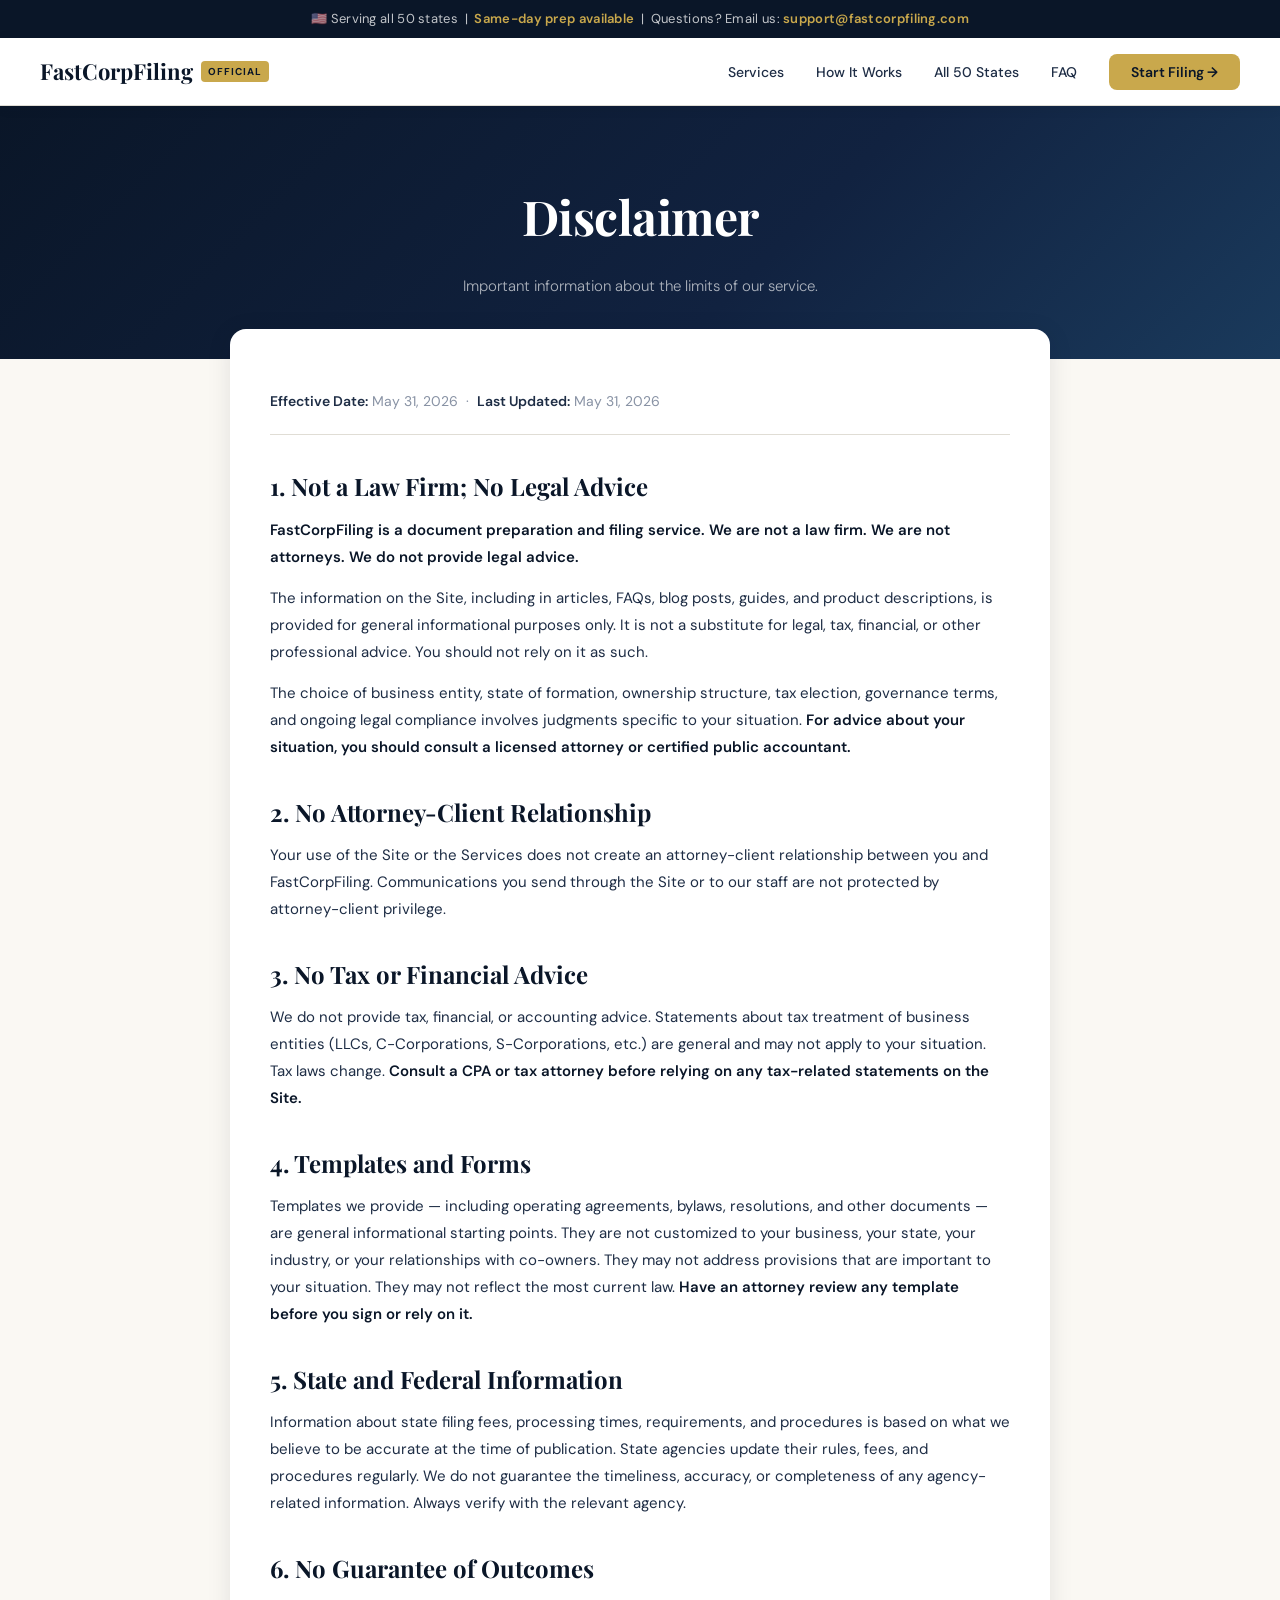
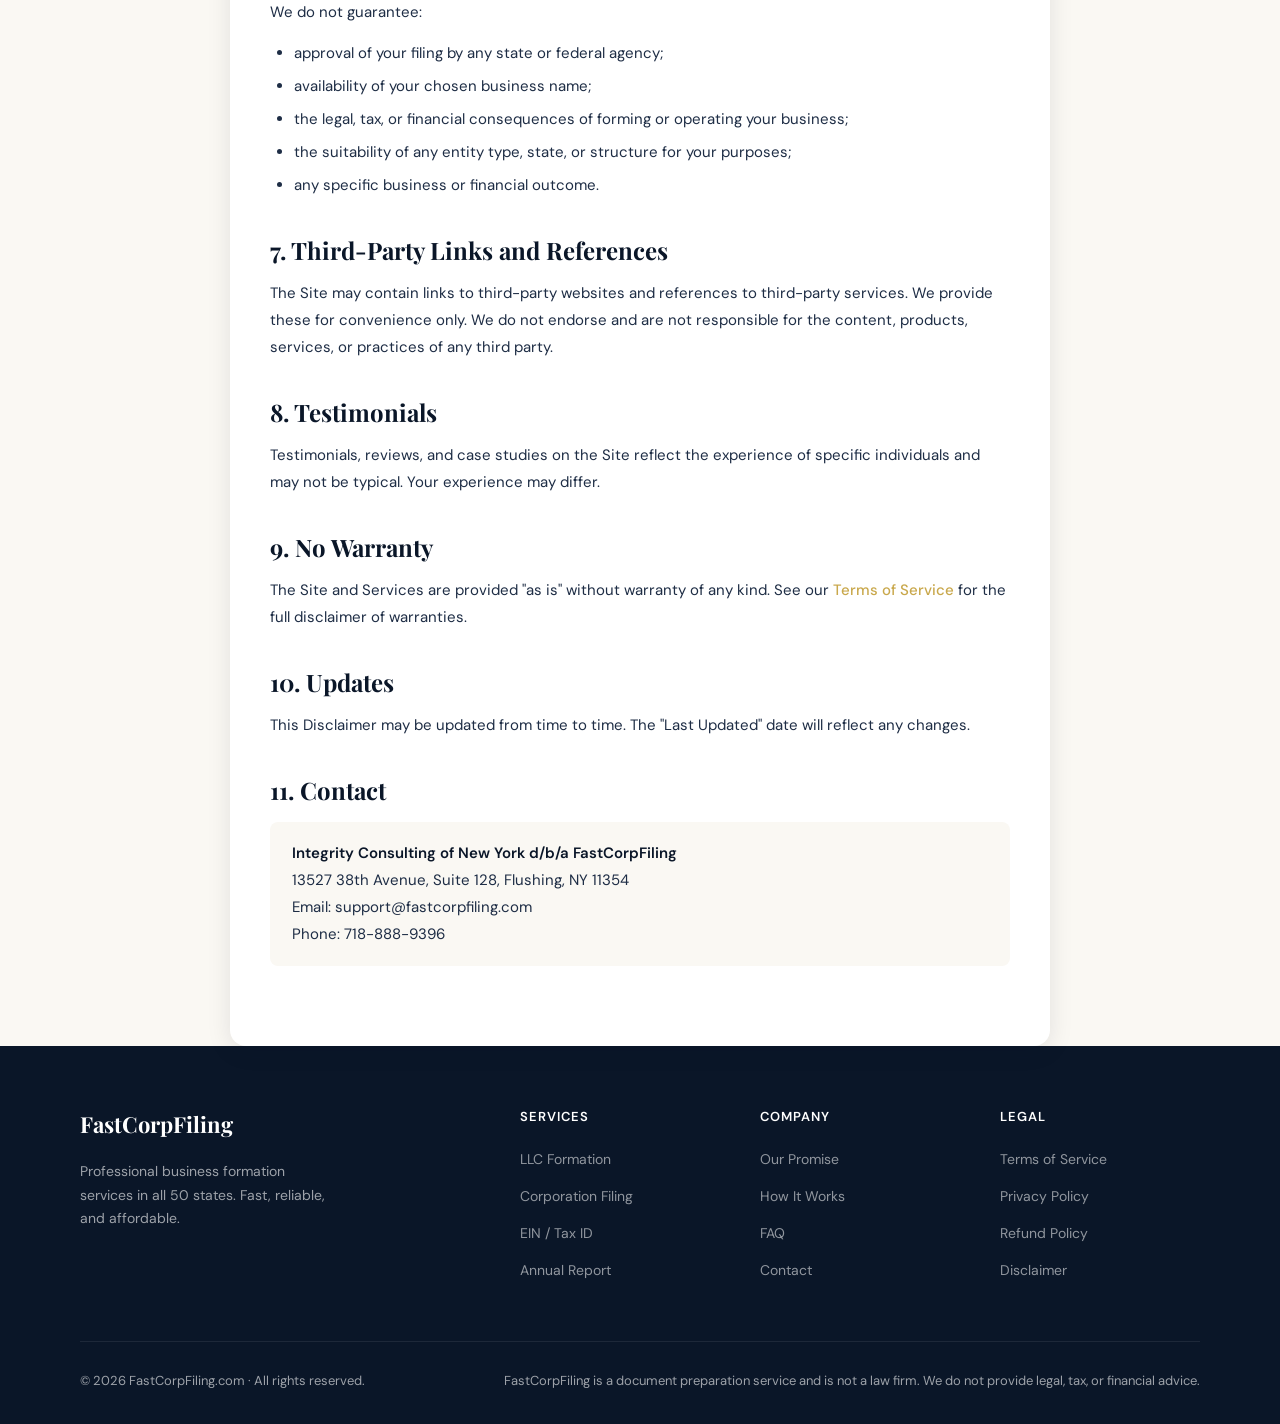
<file: disclaimer.html>
<!DOCTYPE html>
<html lang="en">
<head>
<meta charset="UTF-8">
<meta name="viewport" content="width=device-width, initial-scale=1.0">
<title>Disclaimer – FastCorpFiling</title>
<link href="https://fonts.googleapis.com/css2?family=Playfair+Display:wght@600;700&family=DM+Sans:wght@300;400;500;600&display=swap" rel="stylesheet">
<link rel="stylesheet" href="legal.css">
</head>
<body>

<div class="topbar">
  🇺🇸 Serving all 50 states &nbsp;|&nbsp; <span>Same-day prep available</span> &nbsp;|&nbsp; Questions? Email us: <span>support@fastcorpfiling.com</span>
</div>

<nav>
  <a href="index.html" class="logo">
    FastCorpFiling
    <span class="logo-badge">Official</span>
  </a>
  <ul class="nav-links">
    <li><a href="index.html#services">Services</a></li>
    <li><a href="index.html#how">How It Works</a></li>
    <li><a href="index.html#states">All 50 States</a></li>
    <li><a href="index.html#faq">FAQ</a></li>
    <li><a href="index.html#order" class="nav-cta">Start Filing →</a></li>
  </ul>
</nav>

<header class="page-header">
  <h1>Disclaimer</h1>
  <p>Important information about the limits of our service.</p>
</header>

<main class="legal-content">

<p class="meta"><strong>Effective Date:</strong> May 31, 2026 &nbsp;·&nbsp; <strong>Last Updated:</strong> May 31, 2026</p>

<h2>1. Not a Law Firm; No Legal Advice</h2>
<p><strong>FastCorpFiling is a document preparation and filing service. We are not a law firm. We are not attorneys. We do not provide legal advice.</strong></p>
<p>The information on the Site, including in articles, FAQs, blog posts, guides, and product descriptions, is provided for general informational purposes only. It is not a substitute for legal, tax, financial, or other professional advice. You should not rely on it as such.</p>
<p>The choice of business entity, state of formation, ownership structure, tax election, governance terms, and ongoing legal compliance involves judgments specific to your situation. <strong>For advice about your situation, you should consult a licensed attorney or certified public accountant.</strong></p>

<h2>2. No Attorney-Client Relationship</h2>
<p>Your use of the Site or the Services does not create an attorney-client relationship between you and FastCorpFiling. Communications you send through the Site or to our staff are not protected by attorney-client privilege.</p>

<h2>3. No Tax or Financial Advice</h2>
<p>We do not provide tax, financial, or accounting advice. Statements about tax treatment of business entities (LLCs, C-Corporations, S-Corporations, etc.) are general and may not apply to your situation. Tax laws change. <strong>Consult a CPA or tax attorney before relying on any tax-related statements on the Site.</strong></p>

<h2>4. Templates and Forms</h2>
<p>Templates we provide — including operating agreements, bylaws, resolutions, and other documents — are general informational starting points. They are not customized to your business, your state, your industry, or your relationships with co-owners. They may not address provisions that are important to your situation. They may not reflect the most current law. <strong>Have an attorney review any template before you sign or rely on it.</strong></p>

<h2>5. State and Federal Information</h2>
<p>Information about state filing fees, processing times, requirements, and procedures is based on what we believe to be accurate at the time of publication. State agencies update their rules, fees, and procedures regularly. We do not guarantee the timeliness, accuracy, or completeness of any agency-related information. Always verify with the relevant agency.</p>

<h2>6. No Guarantee of Outcomes</h2>
<p>We do not guarantee:</p>
<ul>
  <li>approval of your filing by any state or federal agency;</li>
  <li>availability of your chosen business name;</li>
  <li>the legal, tax, or financial consequences of forming or operating your business;</li>
  <li>the suitability of any entity type, state, or structure for your purposes;</li>
  <li>any specific business or financial outcome.</li>
</ul>

<h2>7. Third-Party Links and References</h2>
<p>The Site may contain links to third-party websites and references to third-party services. We provide these for convenience only. We do not endorse and are not responsible for the content, products, services, or practices of any third party.</p>

<h2>8. Testimonials</h2>
<p>Testimonials, reviews, and case studies on the Site reflect the experience of specific individuals and may not be typical. Your experience may differ.</p>

<h2>9. No Warranty</h2>
<p>The Site and Services are provided "as is" without warranty of any kind. See our <a href="terms.html">Terms of Service</a> for the full disclaimer of warranties.</p>

<h2>10. Updates</h2>
<p>This Disclaimer may be updated from time to time. The "Last Updated" date will reflect any changes.</p>

<h2>11. Contact</h2>
<div class="contact-block">
  <strong>Integrity Consulting of New York d/b/a FastCorpFiling</strong><br>
  13527 38th Avenue, Suite 128, Flushing, NY 11354<br>
  Email: support@fastcorpfiling.com<br>
  Phone: 718-888-9396
</div>

</main>

<footer>
  <div class="footer-inner">
    <div class="footer-top">
      <div>
        <a href="index.html" class="footer-logo">FastCorpFiling</a>
        <p class="footer-desc">Professional business formation services in all 50 states. Fast, reliable, and affordable.</p>
      </div>
      <div class="footer-col">
        <h4>Services</h4>
        <ul>
          <li><a href="index.html#order">LLC Formation</a></li>
          <li><a href="index.html#order">Corporation Filing</a></li>
          <li><a href="index.html#order">EIN / Tax ID</a></li>
          <li><a href="index.html#order">Annual Report</a></li>
        </ul>
      </div>
      <div class="footer-col">
        <h4>Company</h4>
        <ul>
          <li><a href="index.html#testimonials">Our Promise</a></li>
          <li><a href="index.html#how">How It Works</a></li>
          <li><a href="index.html#faq">FAQ</a></li>
          <li><a href="mailto:support@fastcorpfiling.com">Contact</a></li>
        </ul>
      </div>
      <div class="footer-col">
        <h4>Legal</h4>
        <ul>
          <li><a href="terms.html">Terms of Service</a></li>
          <li><a href="privacy.html">Privacy Policy</a></li>
          <li><a href="refund.html">Refund Policy</a></li>
          <li><a href="disclaimer.html">Disclaimer</a></li>
        </ul>
      </div>
    </div>
    <div class="footer-bottom">
      <span>© 2026 FastCorpFiling.com · All rights reserved.</span>
      <span>FastCorpFiling is a document preparation service and is not a law firm. We do not provide legal, tax, or financial advice.</span>
    </div>
  </div>
</footer>

</body>
</html>
</file>
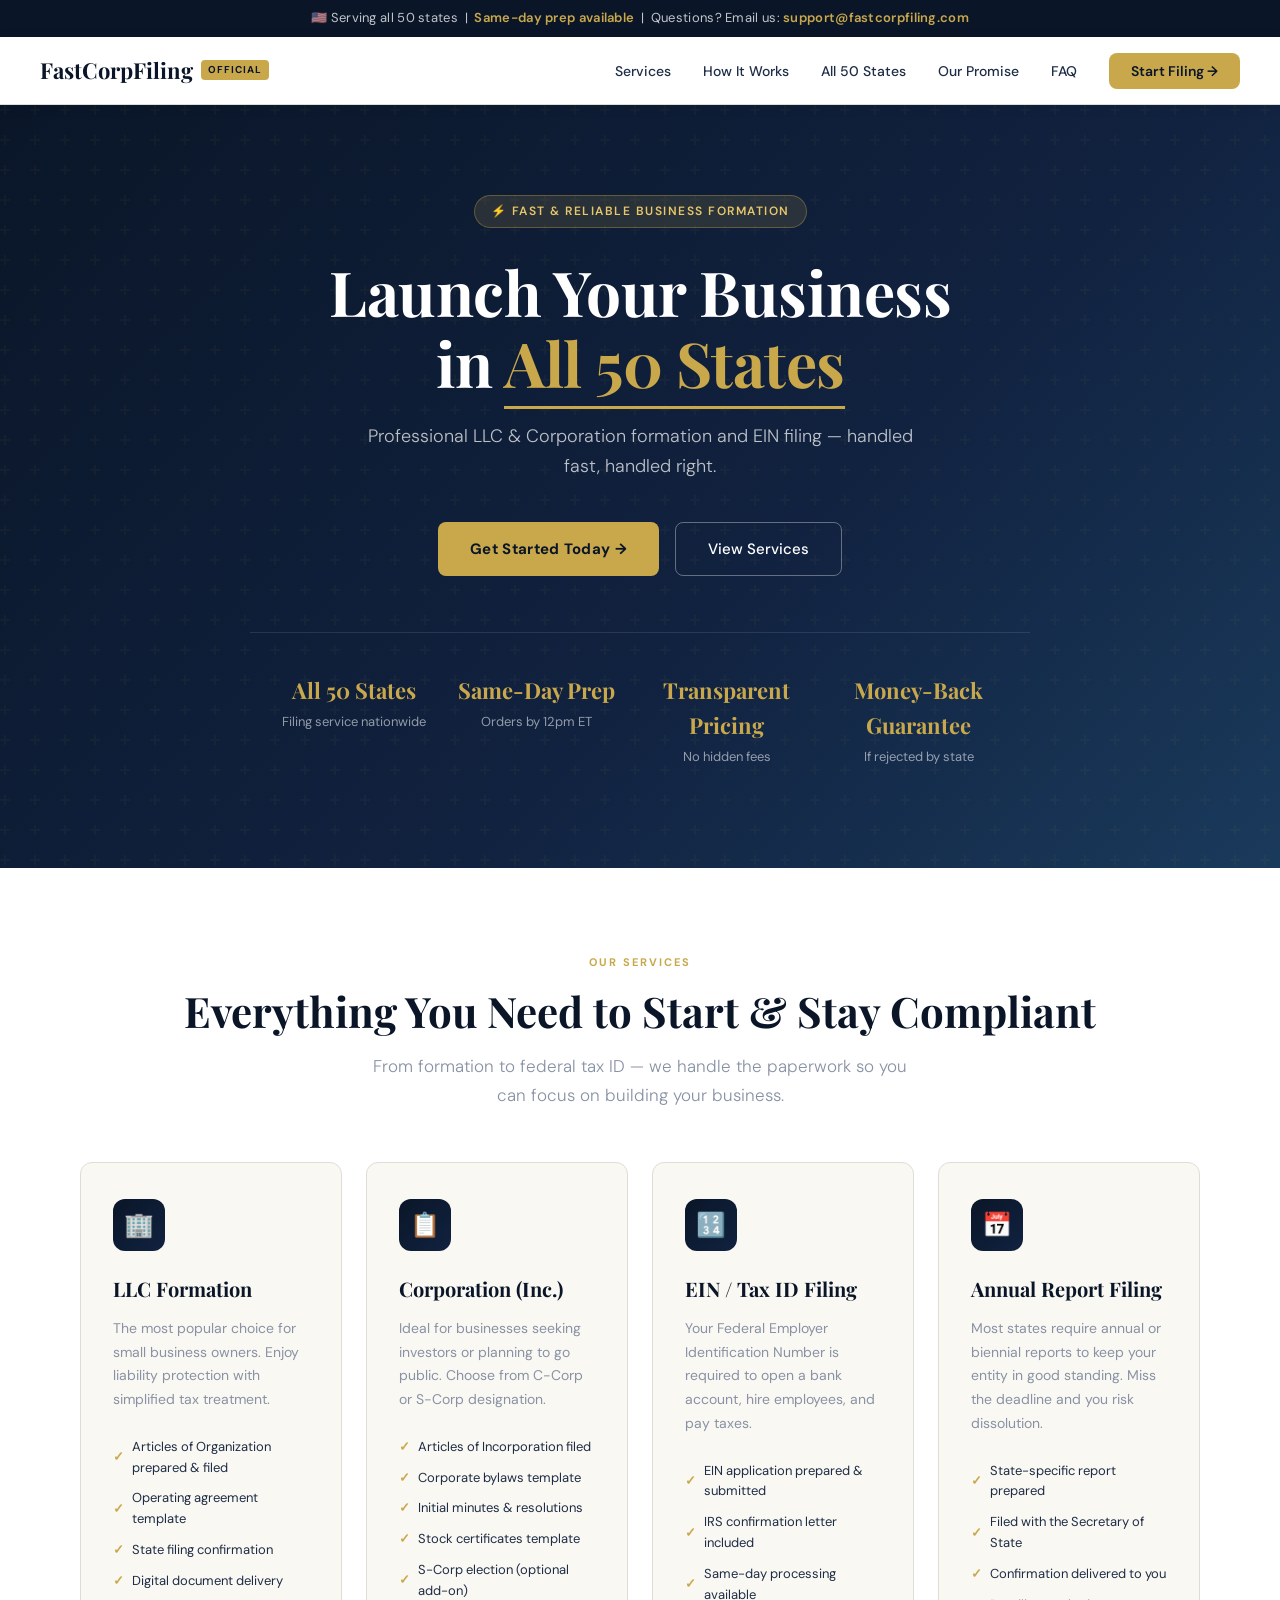
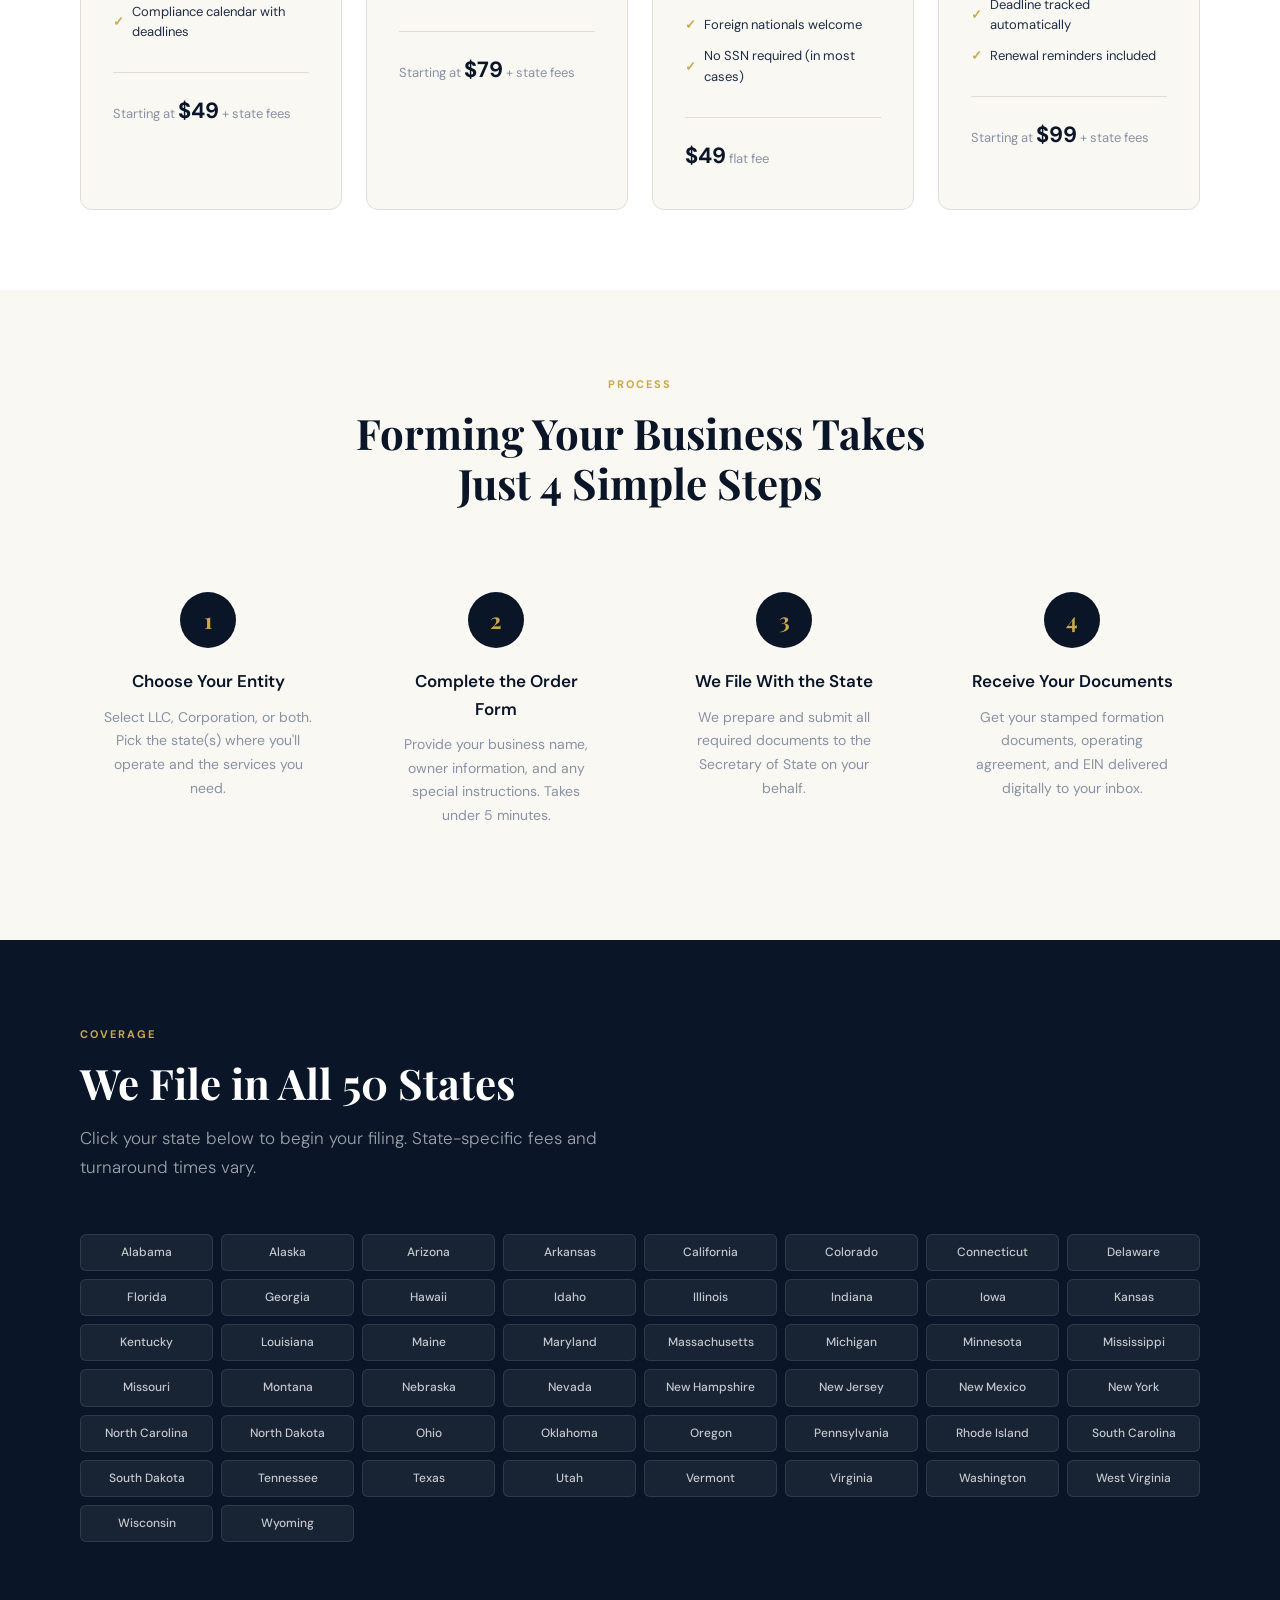
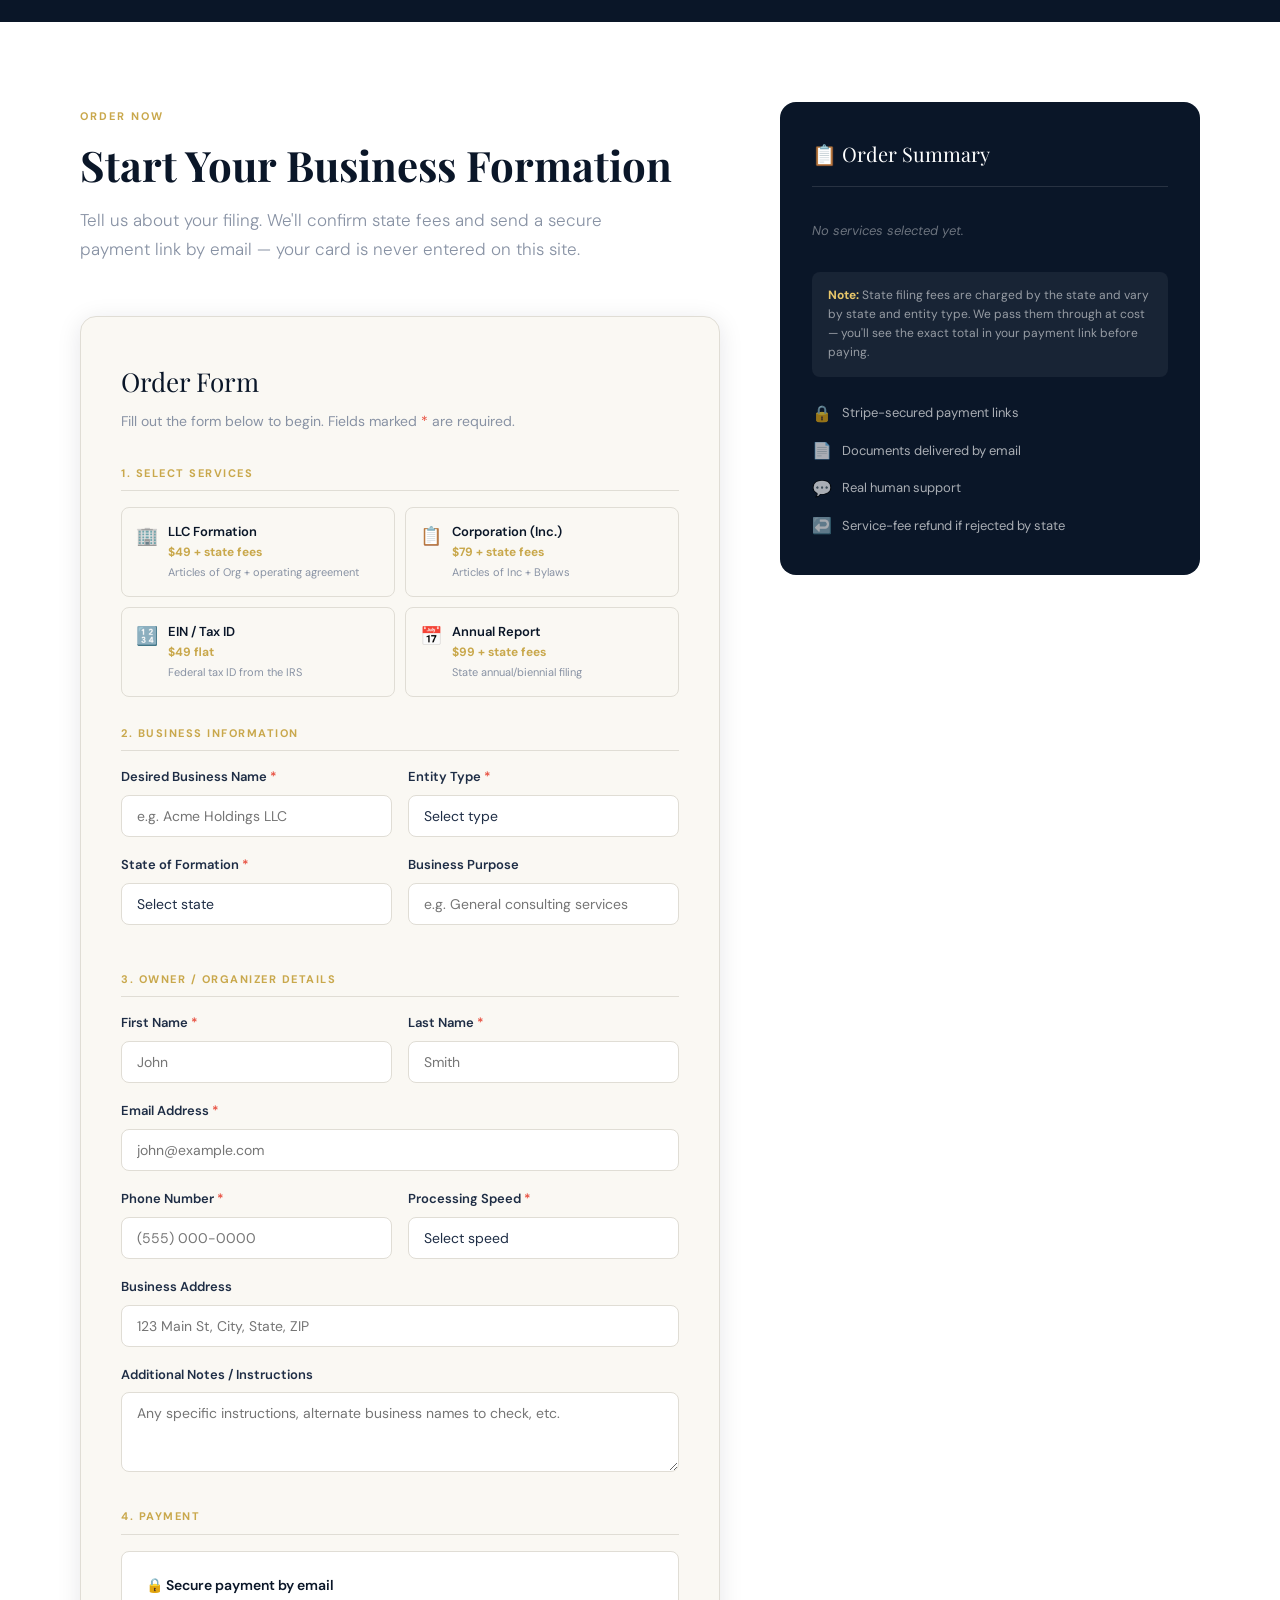
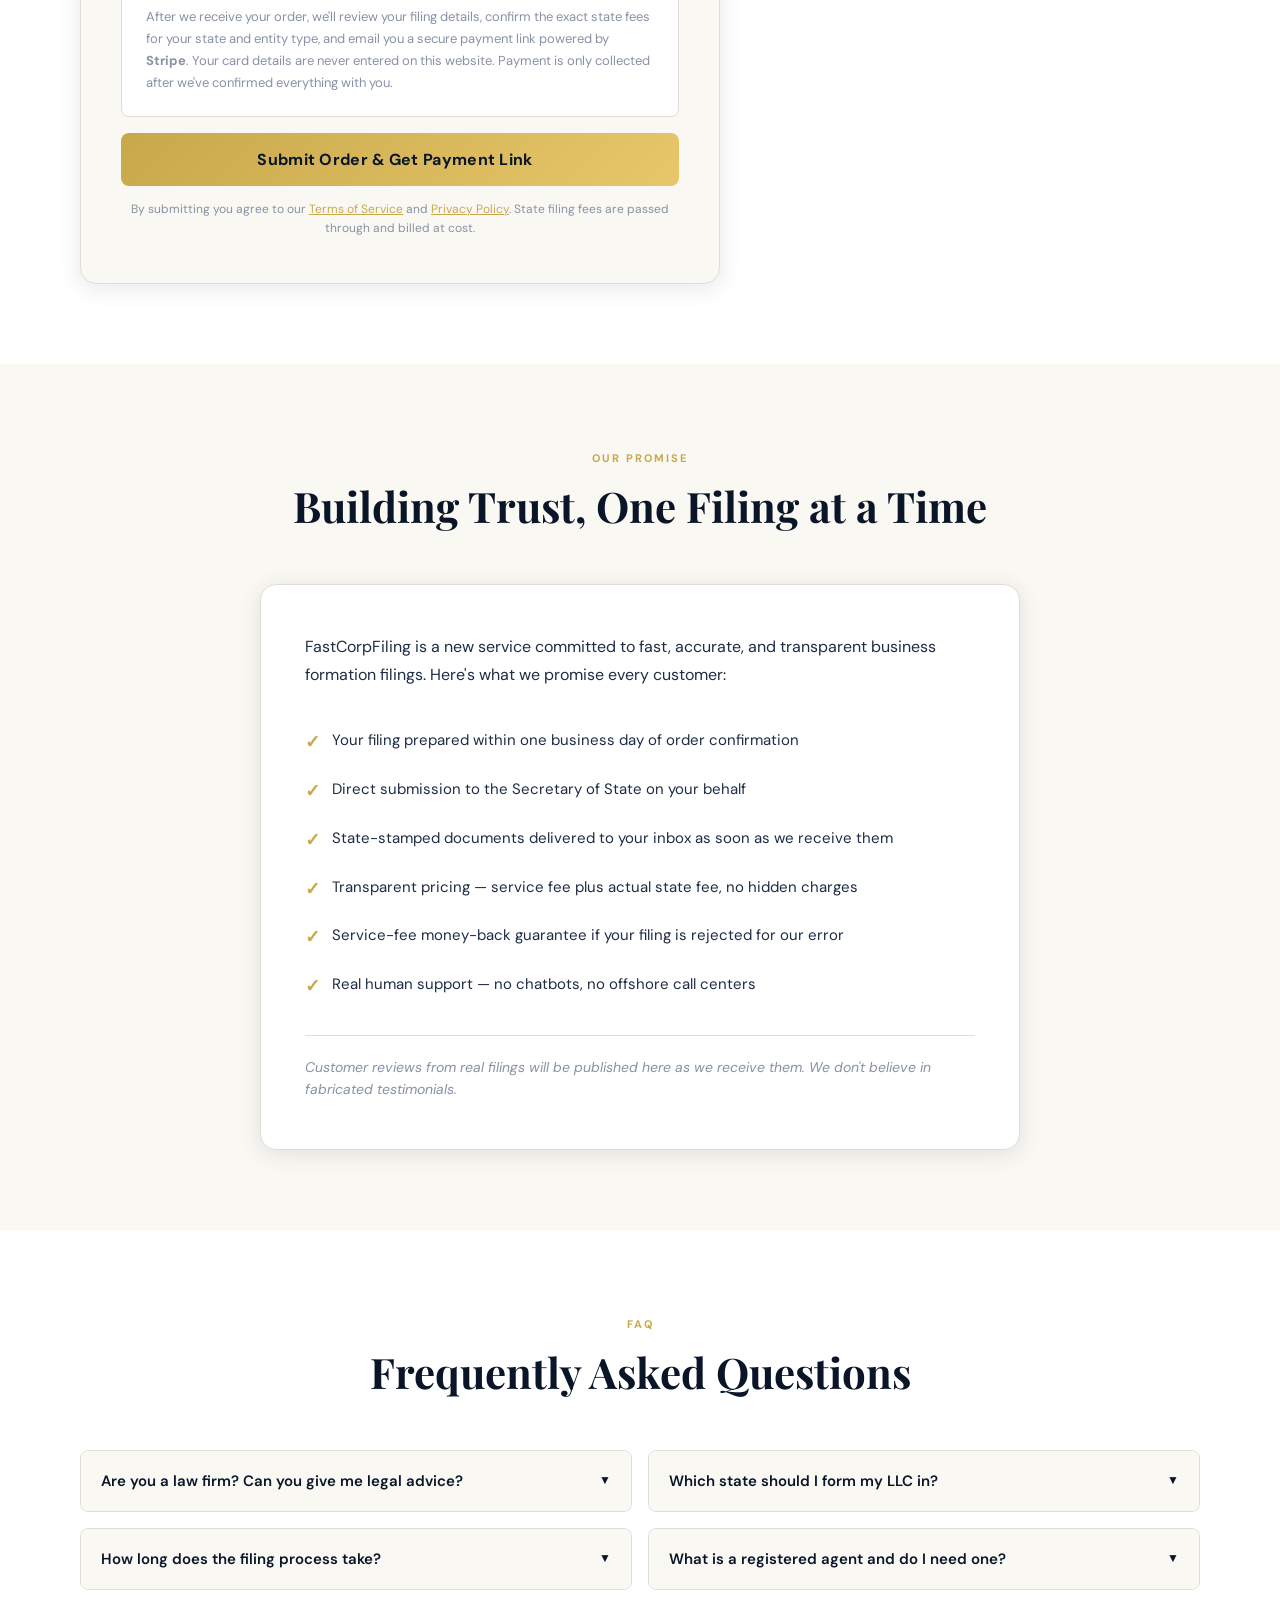
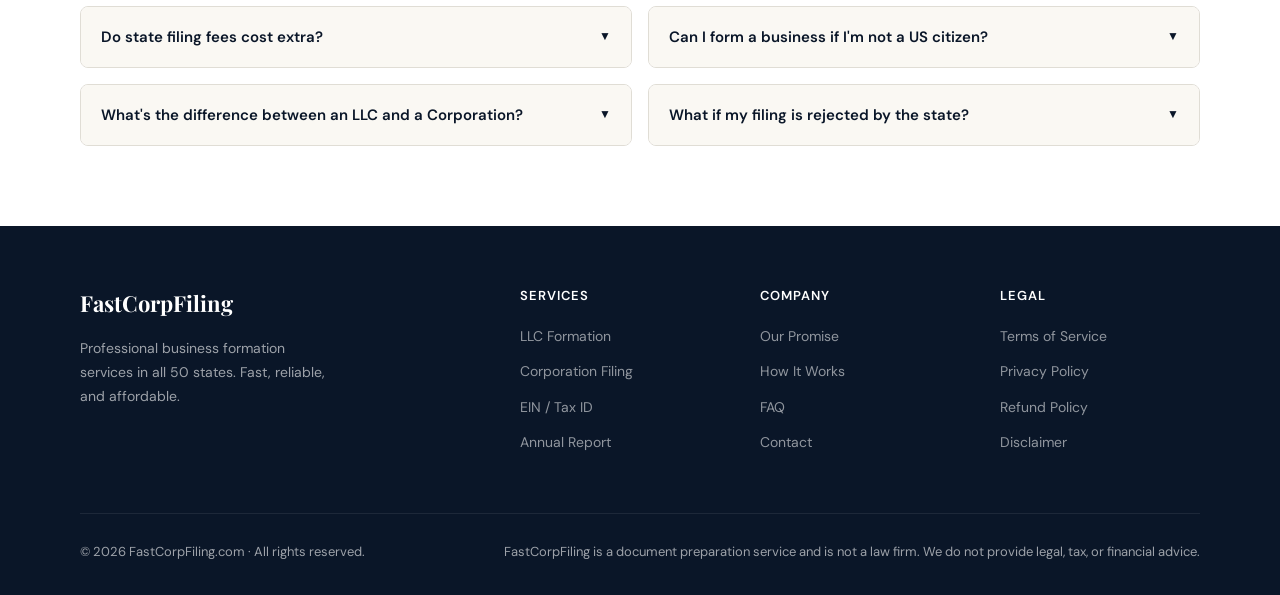
<file: index-2.html>
<!DOCTYPE html>
<html lang="en">
<head>
<meta charset="UTF-8">
<meta name="viewport" content="width=device-width, initial-scale=1.0">
<title>FastCorpFiling – Business Formation Services in All 50 States</title>
<link href="https://fonts.googleapis.com/css2?family=Playfair+Display:wght@600;700&family=DM+Sans:wght@300;400;500;600&display=swap" rel="stylesheet">
<style>
  :root {
    --navy: #0a1628;
    --navy-mid: #112240;
    --gold: #c9a84c;
    --gold-light: #e8c76a;
    --cream: #faf8f3;
    --white: #ffffff;
    --slate: #8892a4;
    --text: #1e2d45;
    --border: #e0ddd5;
    --success: #27ae60;
    --radius: 8px;
    --shadow: 0 4px 24px rgba(10,22,40,0.10);
    --shadow-lg: 0 16px 48px rgba(10,22,40,0.18);
  }

  *, *::before, *::after { box-sizing: border-box; margin: 0; padding: 0; }

  html { scroll-behavior: smooth; }

  body {
    font-family: 'DM Sans', sans-serif;
    color: var(--text);
    background: var(--cream);
    line-height: 1.6;
    font-size: 16px;
  }

  /* ─── TOPBAR ─── */
  .topbar {
    background: var(--navy);
    color: rgba(255,255,255,0.75);
    font-size: 13px;
    text-align: center;
    padding: 8px 20px;
    letter-spacing: 0.3px;
  }
  .topbar span { color: var(--gold); font-weight: 600; }

  /* ─── NAVBAR ─── */
  nav {
    background: var(--white);
    border-bottom: 1px solid var(--border);
    position: sticky;
    top: 0;
    z-index: 100;
    padding: 0 40px;
    display: flex;
    align-items: center;
    justify-content: space-between;
    height: 68px;
    box-shadow: 0 2px 12px rgba(10,22,40,0.07);
  }
  .logo {
    font-family: 'Playfair Display', serif;
    font-size: 22px;
    font-weight: 700;
    color: var(--navy);
    text-decoration: none;
    display: flex;
    align-items: center;
    gap: 8px;
  }
  .logo-badge {
    background: var(--gold);
    color: var(--navy);
    font-family: 'DM Sans', sans-serif;
    font-size: 10px;
    font-weight: 700;
    letter-spacing: 1px;
    text-transform: uppercase;
    padding: 2px 7px;
    border-radius: 4px;
  }
  .nav-links {
    display: flex;
    gap: 32px;
    list-style: none;
    align-items: center;
  }
  .nav-links a {
    text-decoration: none;
    color: var(--text);
    font-size: 14px;
    font-weight: 500;
    transition: color 0.2s;
  }
  .nav-links a:hover { color: var(--gold); }
  .nav-cta {
    background: var(--gold);
    color: var(--navy) !important;
    padding: 9px 22px;
    border-radius: var(--radius);
    font-weight: 600 !important;
    transition: background 0.2s !important;
  }
  .nav-cta:hover { background: var(--gold-light) !important; }

  /* ─── HERO ─── */
  .hero {
    background: linear-gradient(135deg, var(--navy) 0%, var(--navy-mid) 60%, #1a3a5c 100%);
    color: var(--white);
    padding: 90px 40px 100px;
    text-align: center;
    position: relative;
    overflow: hidden;
  }
  .hero::before {
    content: '';
    position: absolute;
    inset: 0;
    background: url("data:image/svg+xml,%3Csvg width='60' height='60' viewBox='0 0 60 60' xmlns='http://www.w3.org/2000/svg'%3E%3Cg fill='none' fill-rule='evenodd'%3E%3Cg fill='%23c9a84c' fill-opacity='0.04'%3E%3Cpath d='M36 34v-4h-2v4h-4v2h4v4h2v-4h4v-2h-4zm0-30V0h-2v4h-4v2h4v4h2V6h4V4h-4zM6 34v-4H4v4H0v2h4v4h2v-4h4v-2H6zM6 4V0H4v4H0v2h4v4h2V6h4V4H6z'/%3E%3C/g%3E%3C/g%3E%3C/svg%3E");
    opacity: 1;
  }
  .hero-content { position: relative; max-width: 780px; margin: 0 auto; }
  .hero-eyebrow {
    display: inline-flex;
    align-items: center;
    gap: 8px;
    background: rgba(201,168,76,0.15);
    border: 1px solid rgba(201,168,76,0.35);
    color: var(--gold-light);
    font-size: 12px;
    font-weight: 600;
    letter-spacing: 1.5px;
    text-transform: uppercase;
    padding: 6px 16px;
    border-radius: 100px;
    margin-bottom: 28px;
  }
  .hero h1 {
    font-family: 'Playfair Display', serif;
    font-size: clamp(38px, 5vw, 62px);
    font-weight: 700;
    line-height: 1.15;
    margin-bottom: 22px;
    letter-spacing: -0.5px;
  }
  .hero h1 em {
    font-style: normal;
    color: var(--gold);
    border-bottom: 3px solid var(--gold);
    padding-bottom: 2px;
  }
  .hero-sub {
    font-size: 18px;
    color: rgba(255,255,255,0.72);
    max-width: 580px;
    margin: 0 auto 40px;
    font-weight: 300;
    line-height: 1.7;
  }
  .hero-ctas {
    display: flex;
    gap: 16px;
    justify-content: center;
    flex-wrap: wrap;
  }
  .btn-primary {
    background: var(--gold);
    color: var(--navy);
    font-weight: 700;
    font-size: 15px;
    padding: 14px 32px;
    border-radius: var(--radius);
    text-decoration: none;
    border: none;
    cursor: pointer;
    transition: all 0.2s;
    letter-spacing: 0.3px;
    display: inline-flex;
    align-items: center;
    gap: 8px;
  }
  .btn-primary:hover { background: var(--gold-light); transform: translateY(-1px); box-shadow: 0 8px 24px rgba(201,168,76,0.35); }
  .btn-outline {
    background: transparent;
    color: var(--white);
    border: 1.5px solid rgba(255,255,255,0.35);
    font-weight: 500;
    font-size: 15px;
    padding: 14px 32px;
    border-radius: var(--radius);
    text-decoration: none;
    cursor: pointer;
    transition: all 0.2s;
  }
  .btn-outline:hover { border-color: var(--white); background: rgba(255,255,255,0.07); }
  .hero-trust {
    display: flex;
    gap: 32px;
    justify-content: center;
    flex-wrap: wrap;
    margin-top: 56px;
    padding-top: 40px;
    border-top: 1px solid rgba(255,255,255,0.10);
  }
  .trust-item {
    display: flex;
    flex-direction: column;
    align-items: center;
    gap: 4px;
    max-width: 160px;
  }
  .trust-num {
    font-family: 'Playfair Display', serif;
    font-size: 22px;
    font-weight: 700;
    color: var(--gold);
    text-align: center;
  }
  .trust-label { font-size: 13px; color: rgba(255,255,255,0.55); text-align: center; }

  /* ─── SECTION HELPERS ─── */
  section { padding: 80px 40px; }
  .section-inner { max-width: 1120px; margin: 0 auto; }
  .section-tag {
    display: inline-block;
    font-size: 11px;
    font-weight: 700;
    letter-spacing: 2px;
    text-transform: uppercase;
    color: var(--gold);
    margin-bottom: 14px;
  }
  .section-title {
    font-family: 'Playfair Display', serif;
    font-size: clamp(28px, 3.5vw, 42px);
    font-weight: 700;
    color: var(--navy);
    line-height: 1.2;
    margin-bottom: 16px;
  }
  .section-sub {
    font-size: 17px;
    color: var(--slate);
    max-width: 560px;
    line-height: 1.7;
    font-weight: 300;
  }
  .section-header { margin-bottom: 52px; }
  .section-header.centered { text-align: center; }
  .section-header.centered .section-sub { margin: 0 auto; }

  /* ─── SERVICES ─── */
  #services { background: var(--white); }
  .services-grid {
    display: grid;
    grid-template-columns: repeat(auto-fit, minmax(260px, 1fr));
    gap: 24px;
  }
  .service-card {
    background: var(--cream);
    border: 1px solid var(--border);
    border-radius: 12px;
    padding: 36px 32px;
    transition: all 0.25s;
    position: relative;
    overflow: hidden;
  }
  .service-card::after {
    content: '';
    position: absolute;
    top: 0; left: 0; right: 0;
    height: 3px;
    background: linear-gradient(90deg, var(--gold), var(--gold-light));
    transform: scaleX(0);
    transform-origin: left;
    transition: transform 0.3s;
  }
  .service-card:hover { transform: translateY(-4px); box-shadow: var(--shadow-lg); border-color: var(--gold); }
  .service-card:hover::after { transform: scaleX(1); }
  .service-icon {
    width: 52px;
    height: 52px;
    background: linear-gradient(135deg, var(--navy), var(--navy-mid));
    border-radius: 12px;
    display: flex;
    align-items: center;
    justify-content: center;
    margin-bottom: 22px;
    font-size: 24px;
  }
  .service-card h3 {
    font-family: 'Playfair Display', serif;
    font-size: 20px;
    color: var(--navy);
    margin-bottom: 12px;
  }
  .service-card p { font-size: 14px; color: var(--slate); line-height: 1.7; margin-bottom: 20px; }
  .service-features { list-style: none; }
  .service-features li {
    font-size: 13px;
    color: var(--text);
    padding: 5px 0;
    display: flex;
    align-items: center;
    gap: 8px;
  }
  .service-features li::before { content: '✓'; color: var(--gold); font-weight: 700; }
  .service-price {
    margin-top: 24px;
    padding-top: 20px;
    border-top: 1px solid var(--border);
    font-size: 13px;
    color: var(--slate);
  }
  .service-price strong { font-size: 22px; color: var(--navy); font-weight: 700; }

  /* ─── HOW IT WORKS ─── */
  #how { background: var(--cream); }
  .steps-grid {
    display: grid;
    grid-template-columns: repeat(auto-fit, minmax(220px, 1fr));
    gap: 32px;
    position: relative;
  }
  .step {
    text-align: center;
    padding: 32px 24px;
  }
  .step-num {
    width: 56px;
    height: 56px;
    background: var(--navy);
    color: var(--gold);
    border-radius: 50%;
    font-family: 'Playfair Display', serif;
    font-size: 22px;
    font-weight: 700;
    display: flex;
    align-items: center;
    justify-content: center;
    margin: 0 auto 20px;
  }
  .step h3 { font-size: 17px; font-weight: 600; color: var(--navy); margin-bottom: 10px; }
  .step p { font-size: 14px; color: var(--slate); line-height: 1.7; }

  /* ─── STATES ─── */
  #states { background: var(--navy); color: var(--white); }
  #states .section-title { color: var(--white); }
  #states .section-sub { color: rgba(255,255,255,0.6); }
  .states-grid {
    display: grid;
    grid-template-columns: repeat(auto-fill, minmax(120px, 1fr));
    gap: 8px;
    margin-top: 32px;
  }
  .state-chip {
    background: rgba(255,255,255,0.06);
    border: 1px solid rgba(255,255,255,0.10);
    border-radius: 6px;
    padding: 8px 12px;
    font-size: 12px;
    font-weight: 500;
    color: rgba(255,255,255,0.75);
    text-align: center;
    cursor: pointer;
    transition: all 0.15s;
  }
  .state-chip:hover, .state-chip.selected {
    background: rgba(201,168,76,0.18);
    border-color: var(--gold);
    color: var(--gold-light);
  }

  /* ─── ORDER FORM ─── */
  #order { background: var(--white); }
  .order-wrapper {
    display: grid;
    grid-template-columns: 1fr 420px;
    gap: 60px;
    align-items: start;
  }
  .order-form-card {
    background: var(--cream);
    border: 1px solid var(--border);
    border-radius: 16px;
    padding: 44px 40px;
    box-shadow: var(--shadow);
  }
  .form-title {
    font-family: 'Playfair Display', serif;
    font-size: 26px;
    color: var(--navy);
    margin-bottom: 8px;
  }
  .form-sub { font-size: 14px; color: var(--slate); margin-bottom: 32px; }
  .form-section-label {
    font-size: 11px;
    font-weight: 700;
    letter-spacing: 1.5px;
    text-transform: uppercase;
    color: var(--gold);
    margin: 28px 0 16px;
    padding-bottom: 8px;
    border-bottom: 1px solid var(--border);
  }
  .form-row { display: grid; grid-template-columns: 1fr 1fr; gap: 16px; }
  .form-group { margin-bottom: 18px; }
  .form-group label {
    display: block;
    font-size: 13px;
    font-weight: 600;
    color: var(--text);
    margin-bottom: 7px;
  }
  .form-group label span { color: #e74c3c; }
  .form-group input,
  .form-group select,
  .form-group textarea {
    width: 100%;
    padding: 11px 15px;
    border: 1.5px solid var(--border);
    border-radius: var(--radius);
    font-family: 'DM Sans', sans-serif;
    font-size: 14px;
    color: var(--text);
    background: var(--white);
    transition: border 0.2s;
    outline: none;
    appearance: none;
  }
  .form-group input:focus,
  .form-group select:focus,
  .form-group textarea:focus { border-color: var(--gold); box-shadow: 0 0 0 3px rgba(201,168,76,0.15); }
  .form-group textarea { resize: vertical; min-height: 80px; }
  .service-selector {
    display: grid;
    grid-template-columns: 1fr 1fr;
    gap: 10px;
    margin-bottom: 18px;
  }
  .service-option {
    border: 1.5px solid var(--border);
    border-radius: var(--radius);
    padding: 14px 14px;
    cursor: pointer;
    transition: all 0.2s;
    display: flex;
    align-items: flex-start;
    gap: 10px;
  }
  .service-option input[type="checkbox"] { display: none; }
  .service-option.checked {
    border-color: var(--gold);
    background: rgba(201,168,76,0.07);
  }
  .service-option-icon { font-size: 18px; flex-shrink: 0; }
  .service-option-info { flex: 1; }
  .service-option-name { font-size: 13px; font-weight: 600; color: var(--navy); }
  .service-option-price { font-size: 12px; color: var(--gold); font-weight: 700; }
  .service-option-desc { font-size: 11px; color: var(--slate); margin-top: 2px; }

  .payment-info-box {
    background: var(--white);
    border: 1.5px solid var(--border);
    border-radius: var(--radius);
    padding: 22px 24px;
    margin-bottom: 16px;
  }
  .payment-info-box-title {
    font-size: 14px;
    font-weight: 600;
    color: var(--navy);
    margin-bottom: 10px;
    display: flex;
    align-items: center;
    gap: 8px;
  }
  .payment-info-box p {
    font-size: 13px;
    color: var(--slate);
    line-height: 1.7;
  }

  .order-summary {
    position: sticky;
    top: 88px;
  }
  .summary-card {
    background: var(--navy);
    border-radius: 16px;
    padding: 36px 32px;
    color: var(--white);
  }
  .summary-title {
    font-family: 'Playfair Display', serif;
    font-size: 20px;
    margin-bottom: 24px;
    padding-bottom: 16px;
    border-bottom: 1px solid rgba(255,255,255,0.12);
  }
  .summary-line {
    display: flex;
    justify-content: space-between;
    align-items: center;
    font-size: 14px;
    padding: 10px 0;
    color: rgba(255,255,255,0.75);
  }
  .summary-line.total {
    border-top: 1px solid rgba(255,255,255,0.15);
    margin-top: 8px;
    padding-top: 16px;
    color: var(--white);
    font-weight: 700;
    font-size: 16px;
  }
  .summary-line .price { color: var(--gold-light); font-weight: 600; }
  .summary-line.total .price { color: var(--gold); font-size: 22px; }
  .summary-line.hidden { display: none; }
  .summary-note {
    background: rgba(255,255,255,0.06);
    border-radius: 8px;
    padding: 14px 16px;
    margin-top: 20px;
    font-size: 12px;
    color: rgba(255,255,255,0.55);
    line-height: 1.6;
  }
  .summary-note strong { color: var(--gold-light); }
  .trust-badges {
    display: flex;
    flex-direction: column;
    gap: 12px;
    margin-top: 24px;
  }
  .badge {
    display: flex;
    align-items: center;
    gap: 10px;
    font-size: 13px;
    color: rgba(255,255,255,0.65);
  }
  .badge-icon { font-size: 16px; }

  .submit-btn {
    width: 100%;
    background: linear-gradient(135deg, var(--gold), var(--gold-light));
    color: var(--navy);
    font-family: 'DM Sans', sans-serif;
    font-size: 16px;
    font-weight: 700;
    padding: 16px;
    border: none;
    border-radius: var(--radius);
    cursor: pointer;
    transition: all 0.2s;
    letter-spacing: 0.3px;
    margin-top: 10px;
    display: flex;
    align-items: center;
    justify-content: center;
    gap: 10px;
  }
  .submit-btn:hover { transform: translateY(-1px); box-shadow: 0 8px 28px rgba(201,168,76,0.4); }
  .submit-btn:active { transform: translateY(0); }

  /* ─── HONEST PROMISE SECTION (replaces fake testimonials) ─── */
  #testimonials { background: var(--cream); }
  .promise-card {
    background: var(--white);
    border: 1px solid var(--border);
    border-radius: 16px;
    padding: 48px 44px;
    max-width: 760px;
    margin: 0 auto;
    text-align: left;
    box-shadow: var(--shadow);
  }
  .promise-intro {
    font-size: 16px;
    color: var(--text);
    line-height: 1.8;
    margin-bottom: 28px;
  }
  .promise-list {
    list-style: none;
    margin-bottom: 24px;
  }
  .promise-list li {
    font-size: 15px;
    color: var(--text);
    padding: 10px 0;
    display: flex;
    align-items: flex-start;
    gap: 12px;
    line-height: 1.6;
  }
  .promise-list li::before {
    content: '✓';
    color: var(--gold);
    font-weight: 700;
    font-size: 18px;
    flex-shrink: 0;
  }
  .promise-footer {
    font-size: 14px;
    color: var(--slate);
    font-style: italic;
    padding-top: 20px;
    border-top: 1px solid var(--border);
  }

  /* ─── FAQ ─── */
  #faq { background: var(--white); }
  .faq-grid {
    display: grid;
    grid-template-columns: 1fr 1fr;
    gap: 16px;
  }
  .faq-item {
    border: 1px solid var(--border);
    border-radius: var(--radius);
    overflow: hidden;
  }
  .faq-q {
    padding: 18px 20px;
    font-size: 15px;
    font-weight: 600;
    color: var(--navy);
    cursor: pointer;
    display: flex;
    justify-content: space-between;
    align-items: center;
    background: var(--cream);
    user-select: none;
    gap: 12px;
  }
  .faq-q:hover { color: var(--gold); }
  .faq-chevron { font-size: 12px; transition: transform 0.25s; flex-shrink: 0; }
  .faq-item.open .faq-chevron { transform: rotate(180deg); }
  .faq-a {
    display: none;
    padding: 16px 20px;
    font-size: 14px;
    color: var(--slate);
    line-height: 1.7;
    border-top: 1px solid var(--border);
    background: var(--white);
  }
  .faq-item.open .faq-a { display: block; }

  /* ─── FOOTER ─── */
  footer {
    background: var(--navy);
    color: rgba(255,255,255,0.6);
    padding: 60px 40px 32px;
  }
  .footer-inner { max-width: 1120px; margin: 0 auto; }
  .footer-top {
    display: grid;
    grid-template-columns: 2fr 1fr 1fr 1fr;
    gap: 40px;
    margin-bottom: 48px;
  }
  .footer-logo {
    font-family: 'Playfair Display', serif;
    font-size: 22px;
    color: var(--white);
    font-weight: 700;
    margin-bottom: 16px;
    display: block;
    text-decoration: none;
  }
  .footer-desc { font-size: 14px; line-height: 1.7; max-width: 260px; }
  .footer-col h4 {
    color: var(--white);
    font-size: 13px;
    font-weight: 600;
    letter-spacing: 1px;
    text-transform: uppercase;
    margin-bottom: 16px;
  }
  .footer-col ul { list-style: none; }
  .footer-col li { margin-bottom: 10px; }
  .footer-col a { color: rgba(255,255,255,0.55); text-decoration: none; font-size: 14px; transition: color 0.2s; }
  .footer-col a:hover { color: var(--gold); }
  .footer-bottom {
    display: flex;
    justify-content: space-between;
    align-items: center;
    padding-top: 28px;
    border-top: 1px solid rgba(255,255,255,0.08);
    font-size: 13px;
    flex-wrap: wrap;
    gap: 12px;
  }
  .footer-bottom a { color: rgba(255,255,255,0.5); text-decoration: none; }
  .footer-bottom a:hover { color: var(--gold); }

  /* ─── SUCCESS MODAL ─── */
  .modal-overlay {
    display: none;
    position: fixed;
    inset: 0;
    background: rgba(0,0,0,0.6);
    z-index: 1000;
    align-items: center;
    justify-content: center;
    padding: 20px;
  }
  .modal-overlay.show { display: flex; }
  .modal {
    background: var(--white);
    border-radius: 16px;
    padding: 48px 40px;
    max-width: 460px;
    width: 100%;
    text-align: center;
    box-shadow: var(--shadow-lg);
    animation: modalIn 0.3s ease;
  }
  @keyframes modalIn {
    from { opacity: 0; transform: scale(0.92) translateY(20px); }
    to { opacity: 1; transform: scale(1) translateY(0); }
  }
  .modal-icon { font-size: 60px; margin-bottom: 20px; }
  .modal h2 { font-family: 'Playfair Display', serif; color: var(--navy); font-size: 28px; margin-bottom: 12px; }
  .modal p { color: var(--slate); font-size: 15px; line-height: 1.7; margin-bottom: 28px; }
  .modal-close {
    background: var(--gold);
    color: var(--navy);
    border: none;
    padding: 12px 32px;
    border-radius: var(--radius);
    font-weight: 700;
    font-size: 15px;
    cursor: pointer;
    font-family: 'DM Sans', sans-serif;
  }

  /* ─── RESPONSIVE ─── */
  @media (max-width: 900px) {
    nav { padding: 0 20px; }
    .nav-links { display: none; }
    section { padding: 60px 20px; }
    .hero { padding: 60px 20px 80px; }
    .order-wrapper { grid-template-columns: 1fr; }
    .order-summary { position: static; }
    .footer-top { grid-template-columns: 1fr 1fr; }
    .faq-grid { grid-template-columns: 1fr; }
    .form-row { grid-template-columns: 1fr; }
    .service-selector { grid-template-columns: 1fr; }
    .promise-card { padding: 32px 24px; }
  }
  @media (max-width: 600px) {
    .footer-top { grid-template-columns: 1fr; }
    .hero-trust { gap: 20px; }
    .states-grid { grid-template-columns: repeat(auto-fill, minmax(90px, 1fr)); }
  }

  /* ─── UTILITY ─── */
  .divider { height: 1px; background: var(--border); max-width: 1120px; margin: 0 auto; }
  .text-gold { color: var(--gold); }
  .mt-8 { margin-top: 8px; }
  .alert-error {
    background: #fdf2f2;
    border: 1px solid #fbbebe;
    border-radius: var(--radius);
    padding: 12px 16px;
    font-size: 13px;
    color: #c0392b;
    margin-bottom: 16px;
    display: none;
  }
  .required-note { font-size: 12px; color: var(--slate); margin-bottom: 20px; }
  .required-note span { color: #e74c3c; }
</style>
</head>
<body>

<!-- TOPBAR -->
<div class="topbar">
  🇺🇸 Serving all 50 states &nbsp;|&nbsp; <span>Same-day prep available</span> &nbsp;|&nbsp; Questions? Email us: <span>support@fastcorpfiling.com</span>
</div>

<!-- NAVBAR -->
<nav>
  <a href="#" class="logo">
    FastCorpFiling
    <span class="logo-badge">Official</span>
  </a>
  <ul class="nav-links">
    <li><a href="#services">Services</a></li>
    <li><a href="#how">How It Works</a></li>
    <li><a href="#states">All 50 States</a></li>
    <li><a href="#testimonials">Our Promise</a></li>
    <li><a href="#faq">FAQ</a></li>
    <li><a href="#order" class="nav-cta">Start Filing →</a></li>
  </ul>
</nav>

<!-- HERO -->
<section class="hero">
  <div class="hero-content">
    <div class="hero-eyebrow">⚡ Fast &amp; Reliable Business Formation</div>
    <h1>Launch Your Business <br>in <em>All 50 States</em></h1>
    <p class="hero-sub">Professional LLC &amp; Corporation formation and EIN filing — handled fast, handled right.</p>
    <div class="hero-ctas">
      <a href="#order" class="btn-primary">Get Started Today →</a>
      <a href="#services" class="btn-outline">View Services</a>
    </div>
    <div class="hero-trust">
      <div class="trust-item">
        <span class="trust-num">All 50 States</span>
        <span class="trust-label">Filing service nationwide</span>
      </div>
      <div class="trust-item">
        <span class="trust-num">Same-Day Prep</span>
        <span class="trust-label">Orders by 12pm ET</span>
      </div>
      <div class="trust-item">
        <span class="trust-num">Transparent Pricing</span>
        <span class="trust-label">No hidden fees</span>
      </div>
      <div class="trust-item">
        <span class="trust-num">Money-Back Guarantee</span>
        <span class="trust-label">If rejected by state</span>
      </div>
    </div>
  </div>
</section>

<!-- SERVICES -->
<section id="services">
  <div class="section-inner">
    <div class="section-header centered">
      <div class="section-tag">Our Services</div>
      <h2 class="section-title">Everything You Need to Start &amp; Stay Compliant</h2>
      <p class="section-sub">From formation to federal tax ID — we handle the paperwork so you can focus on building your business.</p>
    </div>
    <div class="services-grid">
      <div class="service-card">
        <div class="service-icon">🏢</div>
        <h3>LLC Formation</h3>
        <p>The most popular choice for small business owners. Enjoy liability protection with simplified tax treatment.</p>
        <ul class="service-features">
          <li>Articles of Organization prepared &amp; filed</li>
          <li>Operating agreement template</li>
          <li>State filing confirmation</li>
          <li>Digital document delivery</li>
          <li>Compliance calendar with deadlines</li>
        </ul>
        <div class="service-price">Starting at <strong>$49</strong> + state fees</div>
      </div>
      <div class="service-card">
        <div class="service-icon">📋</div>
        <h3>Corporation (Inc.)</h3>
        <p>Ideal for businesses seeking investors or planning to go public. Choose from C-Corp or S-Corp designation.</p>
        <ul class="service-features">
          <li>Articles of Incorporation filed</li>
          <li>Corporate bylaws template</li>
          <li>Initial minutes &amp; resolutions</li>
          <li>Stock certificates template</li>
          <li>S-Corp election (optional add-on)</li>
        </ul>
        <div class="service-price">Starting at <strong>$79</strong> + state fees</div>
      </div>
      <div class="service-card">
        <div class="service-icon">🔢</div>
        <h3>EIN / Tax ID Filing</h3>
        <p>Your Federal Employer Identification Number is required to open a bank account, hire employees, and pay taxes.</p>
        <ul class="service-features">
          <li>EIN application prepared &amp; submitted</li>
          <li>IRS confirmation letter included</li>
          <li>Same-day processing available</li>
          <li>Foreign nationals welcome</li>
          <li>No SSN required (in most cases)</li>
        </ul>
        <div class="service-price"><strong>$49</strong> flat fee</div>
      </div>
      <div class="service-card">
        <div class="service-icon">📅</div>
        <h3>Annual Report Filing</h3>
        <p>Most states require annual or biennial reports to keep your entity in good standing. Miss the deadline and you risk dissolution.</p>
        <ul class="service-features">
          <li>State-specific report prepared</li>
          <li>Filed with the Secretary of State</li>
          <li>Confirmation delivered to you</li>
          <li>Deadline tracked automatically</li>
          <li>Renewal reminders included</li>
        </ul>
        <div class="service-price">Starting at <strong>$99</strong> + state fees</div>
      </div>
    </div>
  </div>
</section>

<!-- HOW IT WORKS -->
<section id="how">
  <div class="section-inner">
    <div class="section-header centered">
      <div class="section-tag">Process</div>
      <h2 class="section-title">Forming Your Business Takes <br>Just 4 Simple Steps</h2>
    </div>
    <div class="steps-grid">
      <div class="step">
        <div class="step-num">1</div>
        <h3>Choose Your Entity</h3>
        <p>Select LLC, Corporation, or both. Pick the state(s) where you'll operate and the services you need.</p>
      </div>
      <div class="step">
        <div class="step-num">2</div>
        <h3>Complete the Order Form</h3>
        <p>Provide your business name, owner information, and any special instructions. Takes under 5 minutes.</p>
      </div>
      <div class="step">
        <div class="step-num">3</div>
        <h3>We File With the State</h3>
        <p>We prepare and submit all required documents to the Secretary of State on your behalf.</p>
      </div>
      <div class="step">
        <div class="step-num">4</div>
        <h3>Receive Your Documents</h3>
        <p>Get your stamped formation documents, operating agreement, and EIN delivered digitally to your inbox.</p>
      </div>
    </div>
  </div>
</section>

<!-- ALL 50 STATES -->
<section id="states">
  <div class="section-inner">
    <div class="section-header">
      <div class="section-tag">Coverage</div>
      <h2 class="section-title">We File in All 50 States</h2>
      <p class="section-sub">Click your state below to begin your filing. State-specific fees and turnaround times vary.</p>
    </div>
    <div class="states-grid" id="statesGrid"></div>
  </div>
</section>

<!-- ORDER FORM -->
<section id="order">
  <div class="section-inner">
    <div class="order-wrapper">
      <div>
        <div class="section-header">
          <div class="section-tag">Order Now</div>
          <h2 class="section-title">Start Your Business Formation</h2>
          <p class="section-sub">Tell us about your filing. We'll confirm state fees and send a secure payment link by email — your card is never entered on this site.</p>
        </div>
        <div class="order-form-card">
          <div class="form-title">Order Form</div>
          <div class="form-sub">Fill out the form below to begin. Fields marked <span style="color:#e74c3c">*</span> are required.</div>

          <div id="formError" class="alert-error">Please fill in all required fields before submitting.</div>

          <form id="orderForm" action="https://formspree.io/f/xbdqbvkw" method="POST" novalidate>

            <!-- SERVICE SELECTION -->
            <div class="form-section-label">1. Select Services</div>
            <div class="service-selector" id="serviceSelector">
              <div class="service-option" data-price="49" data-id="llc">
                <input type="checkbox" name="service" value="llc">
                <span class="service-option-icon">🏢</span>
                <div class="service-option-info">
                  <div class="service-option-name">LLC Formation</div>
                  <div class="service-option-price">$49 + state fees</div>
                  <div class="service-option-desc">Articles of Org + operating agreement</div>
                </div>
              </div>
              <div class="service-option" data-price="79" data-id="corp">
                <input type="checkbox" name="service" value="corp">
                <span class="service-option-icon">📋</span>
                <div class="service-option-info">
                  <div class="service-option-name">Corporation (Inc.)</div>
                  <div class="service-option-price">$79 + state fees</div>
                  <div class="service-option-desc">Articles of Inc + Bylaws</div>
                </div>
              </div>
              <div class="service-option" data-price="49" data-id="ein">
                <input type="checkbox" name="service" value="ein">
                <span class="service-option-icon">🔢</span>
                <div class="service-option-info">
                  <div class="service-option-name">EIN / Tax ID</div>
                  <div class="service-option-price">$49 flat</div>
                  <div class="service-option-desc">Federal tax ID from the IRS</div>
                </div>
              </div>
              <div class="service-option" data-price="99" data-id="annual">
                <input type="checkbox" name="service" value="annual">
                <span class="service-option-icon">📅</span>
                <div class="service-option-info">
                  <div class="service-option-name">Annual Report</div>
                  <div class="service-option-price">$99 + state fees</div>
                  <div class="service-option-desc">State annual/biennial filing</div>
                </div>
              </div>
            </div>

            <!-- BUSINESS INFORMATION -->
            <div class="form-section-label">2. Business Information</div>
            <div class="form-row">
              <div class="form-group">
                <label>Desired Business Name <span>*</span></label>
                <input type="text" name="bizName" placeholder="e.g. Acme Holdings LLC" required>
              </div>
              <div class="form-group">
                <label>Entity Type <span>*</span></label>
                <select name="entityType" required>
                  <option value="">Select type</option>
                  <option>Limited Liability Company (LLC)</option>
                  <option>C-Corporation</option>
                  <option>S-Corporation</option>
                  <option>Nonprofit Corporation</option>
                </select>
              </div>
            </div>
            <div class="form-row">
              <div class="form-group">
                <label>State of Formation <span>*</span></label>
                <select name="state" required id="stateSelect">
                  <option value="">Select state</option>
                </select>
              </div>
              <div class="form-group">
                <label>Business Purpose</label>
                <input type="text" name="purpose" placeholder="e.g. General consulting services">
              </div>
            </div>

            <!-- OWNER INFORMATION -->
            <div class="form-section-label">3. Owner / Organizer Details</div>
            <div class="form-row">
              <div class="form-group">
                <label>First Name <span>*</span></label>
                <input type="text" name="firstName" placeholder="John" required>
              </div>
              <div class="form-group">
                <label>Last Name <span>*</span></label>
                <input type="text" name="lastName" placeholder="Smith" required>
              </div>
            </div>
            <div class="form-group">
              <label>Email Address <span>*</span></label>
              <input type="email" name="email" placeholder="john@example.com" required>
            </div>
            <div class="form-row">
              <div class="form-group">
                <label>Phone Number <span>*</span></label>
                <input type="tel" name="phone" placeholder="(555) 000-0000" required>
              </div>
              <div class="form-group">
                <label>Processing Speed <span>*</span></label>
                <select name="speed" required>
                  <option value="">Select speed</option>
                  <option value="standard">Standard (5–7 business days)</option>
                  <option value="expedited">Expedited (+$50 · 2–3 business days)</option>
                  <option value="same">Same Day (+$100 · order by 12pm ET)</option>
                </select>
              </div>
            </div>
            <div class="form-group">
              <label>Business Address</label>
              <input type="text" name="address" placeholder="123 Main St, City, State, ZIP">
            </div>
            <div class="form-group">
              <label>Additional Notes / Instructions</label>
              <textarea name="notes" placeholder="Any specific instructions, alternate business names to check, etc."></textarea>
            </div>

            <!-- PAYMENT INFO BOX (replaces credit card fields) -->
            <div class="form-section-label">4. Payment</div>
            <div class="payment-info-box">
              <div class="payment-info-box-title">🔒 Secure payment by email</div>
              <p>After we receive your order, we'll review your filing details, confirm the exact state fees for your state and entity type, and email you a secure payment link powered by <strong>Stripe</strong>. Your card details are never entered on this website. Payment is only collected after we've confirmed everything with you.</p>
            </div>

            <!-- Hidden fields for Formspree -->
            <input type="hidden" name="_subject" id="hiddenSubject" value="New FastCorpFiling Order">
            <input type="hidden" name="selected_services" id="hiddenServices" value="">
            <input type="hidden" name="estimated_total" id="hiddenTotal" value="">

            <button type="submit" class="submit-btn" id="submitBtn">
              Submit Order &amp; Get Payment Link <span id="submitTotal"></span>
            </button>

            <p style="font-size:12px;color:var(--slate);text-align:center;margin-top:14px;line-height:1.6;">
              By submitting you agree to our <a href="terms.html" style="color:var(--gold)">Terms of Service</a> and <a href="privacy.html" style="color:var(--gold)">Privacy Policy</a>. State filing fees are passed through and billed at cost.
            </p>

          </form>
        </div>
      </div>

      <!-- ORDER SUMMARY -->
      <div class="order-summary">
        <div class="summary-card">
          <div class="summary-title">📋 Order Summary</div>
          <div id="summaryLines">
            <div class="summary-line" style="color:rgba(255,255,255,0.4);font-style:italic;font-size:13px;">No services selected yet.</div>
          </div>
          <div class="summary-line total" id="summaryTotal" style="display:none">
            <span>Service Fees</span>
            <span class="price" id="totalAmount">$0</span>
          </div>
          <div class="summary-note">
            <strong>Note:</strong> State filing fees are charged by the state and vary by state and entity type. We pass them through at cost — you'll see the exact total in your payment link before paying.
          </div>
          <div class="trust-badges">
            <div class="badge"><span class="badge-icon">🔒</span> Stripe-secured payment links</div>
            <div class="badge"><span class="badge-icon">📄</span> Documents delivered by email</div>
            <div class="badge"><span class="badge-icon">💬</span> Real human support</div>
            <div class="badge"><span class="badge-icon">↩️</span> Service-fee refund if rejected by state</div>
          </div>
        </div>
      </div>
    </div>
  </div>
</section>

<!-- OUR PROMISE (replaces fabricated testimonials) -->
<section id="testimonials">
  <div class="section-inner">
    <div class="section-header centered">
      <div class="section-tag">Our Promise</div>
      <h2 class="section-title">Building Trust, One Filing at a Time</h2>
    </div>
    <div class="promise-card">
      <p class="promise-intro">FastCorpFiling is a new service committed to fast, accurate, and transparent business formation filings. Here's what we promise every customer:</p>
      <ul class="promise-list">
        <li>Your filing prepared within one business day of order confirmation</li>
        <li>Direct submission to the Secretary of State on your behalf</li>
        <li>State-stamped documents delivered to your inbox as soon as we receive them</li>
        <li>Transparent pricing — service fee plus actual state fee, no hidden charges</li>
        <li>Service-fee money-back guarantee if your filing is rejected for our error</li>
        <li>Real human support — no chatbots, no offshore call centers</li>
      </ul>
      <p class="promise-footer">Customer reviews from real filings will be published here as we receive them. We don't believe in fabricated testimonials.</p>
    </div>
  </div>
</section>

<!-- FAQ -->
<section id="faq">
  <div class="section-inner">
    <div class="section-header centered">
      <div class="section-tag">FAQ</div>
      <h2 class="section-title">Frequently Asked Questions</h2>
    </div>
    <div class="faq-grid" id="faqGrid">
      <div class="faq-item">
        <div class="faq-q">Are you a law firm? Can you give me legal advice? <span class="faq-chevron">▼</span></div>
        <div class="faq-a">No. FastCorpFiling is a document preparation and filing service. We are not a law firm, we do not employ attorneys in this capacity, and we do not provide legal, tax, or financial advice. We prepare and file documents based on the information you provide. For advice about what's right for your specific situation, please consult a licensed attorney or CPA.</div>
      </div>
      <div class="faq-item">
        <div class="faq-q">Which state should I form my LLC in? <span class="faq-chevron">▼</span></div>
        <div class="faq-a">Most operating businesses form in the state where they physically conduct business, because forming in another state generally requires also registering as a "foreign entity" in your home state — meaning two sets of fees and two sets of annual filings. Delaware and Wyoming are popular for businesses raising venture capital or seeking specific legal protections. Choosing the right state for your situation is a decision we recommend discussing with an attorney or CPA. We can explain procedural differences and the filing process for any state you choose.</div>
      </div>
      <div class="faq-item">
        <div class="faq-q">How long does the filing process take? <span class="faq-chevron">▼</span></div>
        <div class="faq-a">Standard processing is 5–7 business days. Expedited is 2–3 business days. Same-day prep is available for orders placed before 12pm ET. Actual time to receive stamped documents depends on state processing, which varies by state, time of year, and agency volume. We'll give you a realistic timeline for your specific state at order time.</div>
      </div>
      <div class="faq-item">
        <div class="faq-q">What is a registered agent and do I need one? <span class="faq-chevron">▼</span></div>
        <div class="faq-a">A registered agent is required in every state where your business is formed or registered. The agent must have a physical street address in that state and be available during business hours to receive official mail and legal notices. You can serve as your own agent, designate someone in your company, or hire a commercial registered agent service. We do not currently offer registered agent service, but we're happy to refer you to providers we recommend.</div>
      </div>
      <div class="faq-item">
        <div class="faq-q">Do state filing fees cost extra? <span class="faq-chevron">▼</span></div>
        <div class="faq-a">Yes. State filing fees range from around $50 to $500 depending on the state and entity type. Our service fee covers preparation, filing, and delivery. State fees are passed through at cost — you pay exactly what the state charges, with no markup. We send a payment link with the full breakdown before processing.</div>
      </div>
      <div class="faq-item">
        <div class="faq-q">Can I form a business if I'm not a US citizen? <span class="faq-chevron">▼</span></div>
        <div class="faq-a">Yes — non-US citizens and non-residents can form LLCs and corporations in most US states. You generally do not need a Social Security Number to form the entity itself. EIN applications for non-residents follow a different process and may require additional documentation and longer processing times (typically 4–8 weeks by fax or mail). Foreign owners may have additional US tax filing obligations that you should discuss with a CPA familiar with international tax.</div>
      </div>
      <div class="faq-item">
        <div class="faq-q">What's the difference between an LLC and a Corporation? <span class="faq-chevron">▼</span></div>
        <div class="faq-a">LLCs offer flexible management and pass-through taxation by default, making them a common choice for small businesses. Corporations (C-Corp or S-Corp) are typically chosen by businesses planning to issue stock, raise venture capital, or go public. The choice affects taxes, liability, governance, and fundraising — we strongly recommend consulting an attorney or CPA about your specific situation before deciding. We can prepare and file the formation paperwork once you've chosen.</div>
      </div>
      <div class="faq-item">
        <div class="faq-q">What if my filing is rejected by the state? <span class="faq-chevron">▼</span></div>
        <div class="faq-a">If your filing is rejected for an error on our part, we'll correct and resubmit at no additional service fee, or refund your service fee in full at your option. If rejection is due to information you provided (e.g., name unavailability or inaccurate details), we'll work with you to correct and resubmit; you may incur additional state fees on resubmission. See our <a href="refund.html" style="color:var(--gold)">Refund Policy</a> for full details.</div>
      </div>
    </div>
  </div>
</section>

<!-- FOOTER -->
<footer>
  <div class="footer-inner">
    <div class="footer-top">
      <div>
        <a href="#" class="footer-logo">FastCorpFiling</a>
        <p class="footer-desc">Professional business formation services in all 50 states. Fast, reliable, and affordable.</p>
      </div>
      <div class="footer-col">
        <h4>Services</h4>
        <ul>
          <li><a href="#order">LLC Formation</a></li>
          <li><a href="#order">Corporation Filing</a></li>
          <li><a href="#order">EIN / Tax ID</a></li>
          <li><a href="#order">Annual Report</a></li>
        </ul>
      </div>
      <div class="footer-col">
        <h4>Company</h4>
        <ul>
          <li><a href="#testimonials">Our Promise</a></li>
          <li><a href="#how">How It Works</a></li>
          <li><a href="#faq">FAQ</a></li>
          <li><a href="mailto:support@fastcorpfiling.com">Contact</a></li>
        </ul>
      </div>
      <div class="footer-col">
        <h4>Legal</h4>
        <ul>
          <li><a href="terms.html">Terms of Service</a></li>
          <li><a href="privacy.html">Privacy Policy</a></li>
          <li><a href="refund.html">Refund Policy</a></li>
          <li><a href="disclaimer.html">Disclaimer</a></li>
        </ul>
      </div>
    </div>
    <div class="footer-bottom">
      <span>© 2026 FastCorpFiling.com · All rights reserved.</span>
      <span>FastCorpFiling is a document preparation service and is not a law firm. We do not provide legal, tax, or financial advice.</span>
    </div>
  </div>
</footer>

<!-- SUCCESS MODAL -->
<div class="modal-overlay" id="successModal">
  <div class="modal">
    <div class="modal-icon">📨</div>
    <h2>Order Received!</h2>
    <p>Thanks — we got your order. We'll review your filing details and email you within one business day with confirmed state fees and a secure Stripe payment link. Watch your inbox (and spam folder).</p>
    <button class="modal-close" onclick="document.getElementById('successModal').classList.remove('show')">Close</button>
  </div>
</div>

<script>
  // ── STATES DATA ──
  const states = [
    "Alabama","Alaska","Arizona","Arkansas","California","Colorado","Connecticut",
    "Delaware","Florida","Georgia","Hawaii","Idaho","Illinois","Indiana","Iowa",
    "Kansas","Kentucky","Louisiana","Maine","Maryland","Massachusetts","Michigan",
    "Minnesota","Mississippi","Missouri","Montana","Nebraska","Nevada","New Hampshire",
    "New Jersey","New Mexico","New York","North Carolina","North Dakota","Ohio",
    "Oklahoma","Oregon","Pennsylvania","Rhode Island","South Carolina","South Dakota",
    "Tennessee","Texas","Utah","Vermont","Virginia","Washington","West Virginia",
    "Wisconsin","Wyoming"
  ];

  // Populate states grid
  const grid = document.getElementById('statesGrid');
  const stateSelect = document.getElementById('stateSelect');
  states.forEach(s => {
    const chip = document.createElement('div');
    chip.className = 'state-chip';
    chip.textContent = s;
    chip.addEventListener('click', () => {
      document.querySelectorAll('.state-chip').forEach(c => c.classList.remove('selected'));
      chip.classList.add('selected');
      document.getElementById('order').scrollIntoView({behavior:'smooth'});
      stateSelect.value = s;
    });
    grid.appendChild(chip);

    const opt = document.createElement('option');
    opt.value = s; opt.textContent = s;
    stateSelect.appendChild(opt);
  });

  // ── SERVICE SELECTOR ──
  const servicePrices = { llc: 49, corp: 79, ein: 49, annual: 99 };
  const serviceLabels = { llc: 'LLC Formation', corp: 'Corporation (Inc.)', ein: 'EIN / Tax ID', annual: 'Annual Report' };

  function updateSummary() {
    const selected = [];
    document.querySelectorAll('.service-option').forEach(opt => {
      if (opt.classList.contains('checked')) {
        const id = opt.dataset.id;
        selected.push({ id, label: serviceLabels[id], price: servicePrices[id] });
      }
    });

    const speed = document.querySelector('[name="speed"]').value;
    let speedAdd = 0, speedLabel = '';
    if (speed === 'expedited') { speedAdd = 50; speedLabel = 'Expedited Processing'; }
    if (speed === 'same') { speedAdd = 100; speedLabel = 'Same-Day Processing'; }

    const summaryDiv = document.getElementById('summaryLines');
    const totalDiv = document.getElementById('summaryTotal');
    const submitTotal = document.getElementById('submitTotal');

    if (selected.length === 0 && !speedAdd) {
      summaryDiv.innerHTML = '<div style="color:rgba(255,255,255,0.4);font-style:italic;font-size:13px;">No services selected yet.</div>';
      totalDiv.style.display = 'none';
      submitTotal.textContent = '';
      return;
    }

    let total = 0;
    let html = '';
    selected.forEach(s => {
      total += s.price;
      html += `<div class="summary-line"><span>${s.label}</span><span class="price">$${s.price}</span></div>`;
    });
    if (speedAdd) {
      total += speedAdd;
      html += `<div class="summary-line"><span>${speedLabel}</span><span class="price">+$${speedAdd}</span></div>`;
    }
    summaryDiv.innerHTML = html;
    totalDiv.style.display = 'flex';
    document.getElementById('totalAmount').textContent = `$${total}`;
    submitTotal.textContent = `(approx. $${total} + state fees)`;

    // Populate hidden fields for Formspree
    const serviceLabelsList = selected.map(s => `${s.label} ($${s.price})`).join(', ');
    document.getElementById('hiddenServices').value = serviceLabelsList + (speedAdd ? ` + ${speedLabel} ($${speedAdd})` : '');
    document.getElementById('hiddenTotal').value = `$${total} service fees + state fees`;
  }

  document.querySelectorAll('.service-option').forEach(opt => {
    opt.addEventListener('click', () => {
      const cb = opt.querySelector('input[type="checkbox"]');
      cb.checked = !cb.checked;
      opt.classList.toggle('checked', cb.checked);
      updateSummary();
    });
  });

  document.querySelector('[name="speed"]').addEventListener('change', updateSummary);

  // ── FORM SUBMIT (wired to Formspree) ──
  document.getElementById('orderForm').addEventListener('submit', function(e) {
    e.preventDefault();
    const form = this;
    const submitBtn = document.getElementById('submitBtn');

    // Validate required fields
    const required = form.querySelectorAll('[required]');
    let valid = true;
    required.forEach(f => {
      if (!f.value.trim()) { f.style.borderColor = '#e74c3c'; valid = false; }
      else f.style.borderColor = '';
    });

    // Also require at least one service selected
    const anyService = document.querySelectorAll('.service-option.checked').length > 0;
    if (!anyService) {
      valid = false;
    }

    if (!valid) {
      document.getElementById('formError').style.display = 'block';
      document.getElementById('formError').textContent = anyService
        ? 'Please fill in all required fields before submitting.'
        : 'Please select at least one service and fill in all required fields.';
      form.scrollIntoView({behavior:'smooth', block:'start'});
      return;
    }
    document.getElementById('formError').style.display = 'none';

    // Disable button to prevent double-submits
    submitBtn.disabled = true;
    submitBtn.style.opacity = '0.6';
    submitBtn.style.cursor = 'wait';
    const originalBtnText = submitBtn.innerHTML;
    submitBtn.innerHTML = 'Submitting...';

    // Build email subject from key fields for easier inbox scanning
    const bizName = form.querySelector('[name="bizName"]').value;
    const state = form.querySelector('[name="state"]').value;
    document.getElementById('hiddenSubject').value =
      `New Order: ${bizName} (${state}) — FastCorpFiling`;

    // POST to Formspree
    const data = new FormData(form);
    fetch(form.action, {
      method: 'POST',
      body: data,
      headers: { 'Accept': 'application/json' },
      mode: 'cors'
    })
    .then(response => {
      console.log('[FastCorpFiling] Submission response:', response.status, response.statusText);

      if (response.ok) {
        // SUCCESS — show success modal, hide any error, reset form
        document.getElementById('successModal').classList.add('show');
        document.getElementById('formError').style.display = 'none';
        form.reset();
        document.querySelectorAll('.service-option').forEach(o => o.classList.remove('checked'));
        document.querySelectorAll('.service-option input[type="checkbox"]').forEach(cb => cb.checked = false);
        updateSummary();
        window.scrollTo({top: 0, behavior: 'smooth'});
        return;
      }

      // Non-OK response — try to extract error details from the JSON body
      return response.json().then(data => {
        const errEl = document.getElementById('formError');
        errEl.style.display = 'block';
        errEl.textContent = (data && data.errors && data.errors.length)
          ? 'Submission error: ' + data.errors.map(e => e.message).join(', ')
          : 'Sorry, there was an error submitting your order (status ' + response.status + '). Please email support@fastcorpfiling.com.';
        errEl.scrollIntoView({behavior: 'smooth', block: 'center'});
      }).catch(() => {
        // Couldn't parse JSON body — show generic error with status code
        const errEl = document.getElementById('formError');
        errEl.style.display = 'block';
        errEl.textContent = 'Sorry, there was an error submitting your order (status ' + response.status + '). Please email support@fastcorpfiling.com.';
        errEl.scrollIntoView({behavior: 'smooth', block: 'center'});
      });
    })
    .catch(error => {
      console.error('[FastCorpFiling] Submission failed:', error);
      // If the success modal is already showing, the order DID go through —
      // don't display a scary error for a harmless post-success hiccup.
      if (document.getElementById('successModal').classList.contains('show')) {
        return;
      }
      const errEl = document.getElementById('formError');
      errEl.style.display = 'block';
      errEl.textContent = 'Network error — please check your connection and try again, or email support@fastcorpfiling.com.';
      errEl.scrollIntoView({behavior: 'smooth', block: 'center'});
    })
    .finally(() => {
      submitBtn.disabled = false;
      submitBtn.style.opacity = '';
      submitBtn.style.cursor = '';
      submitBtn.innerHTML = originalBtnText;
    });
  });

  // ── FAQ ACCORDION ──
  document.querySelectorAll('.faq-q').forEach(q => {
    q.addEventListener('click', () => {
      const item = q.parentElement;
      const isOpen = item.classList.contains('open');
      document.querySelectorAll('.faq-item').forEach(i => i.classList.remove('open'));
      if (!isOpen) item.classList.add('open');
    });
  });

  // ── SCROLL ANIMATIONS ──
  const observer = new IntersectionObserver(entries => {
    entries.forEach(e => {
      if (e.isIntersecting) {
        e.target.style.opacity = '1';
        e.target.style.transform = 'translateY(0)';
      }
    });
  }, { threshold: 0.1 });

  document.querySelectorAll('.service-card, .step, .promise-card').forEach(el => {
    el.style.opacity = '0';
    el.style.transform = 'translateY(24px)';
    el.style.transition = 'opacity 0.5s ease, transform 0.5s ease';
    observer.observe(el);
  });
</script>
</body>
</html>
</file>
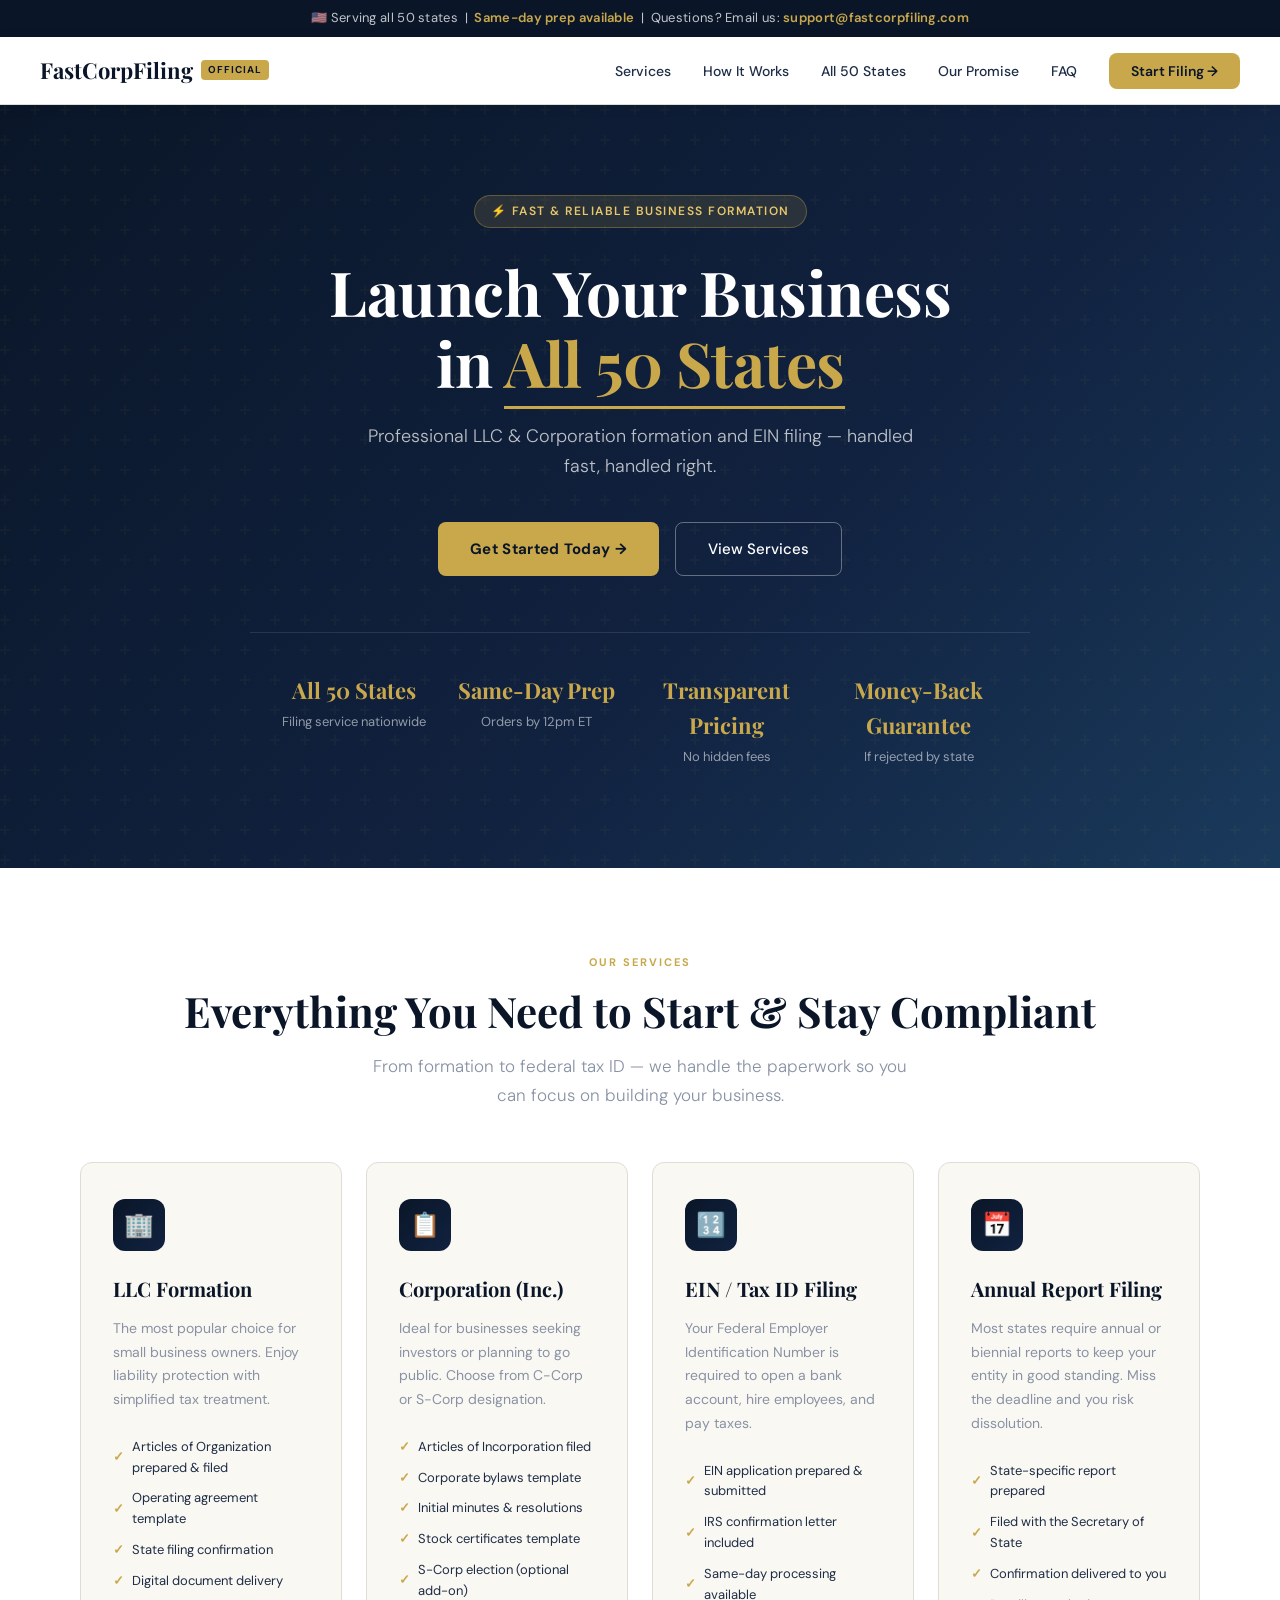
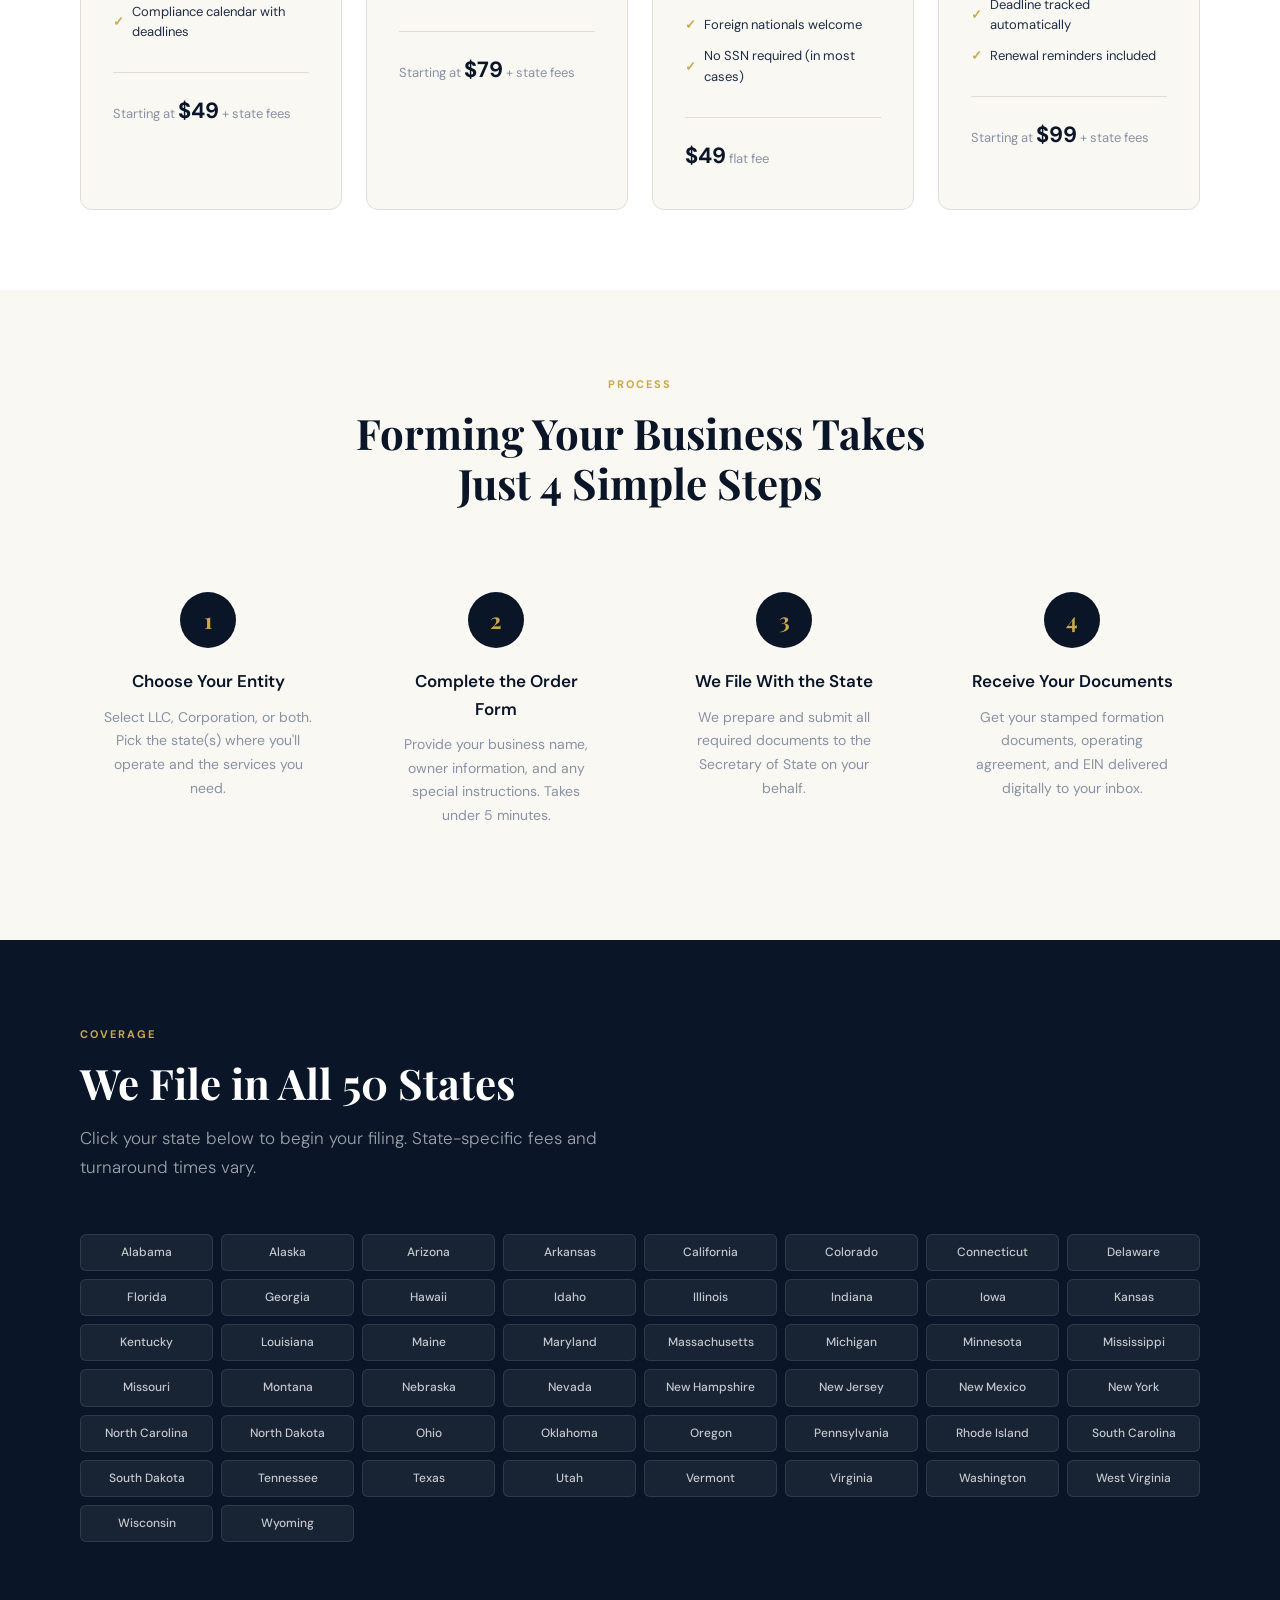
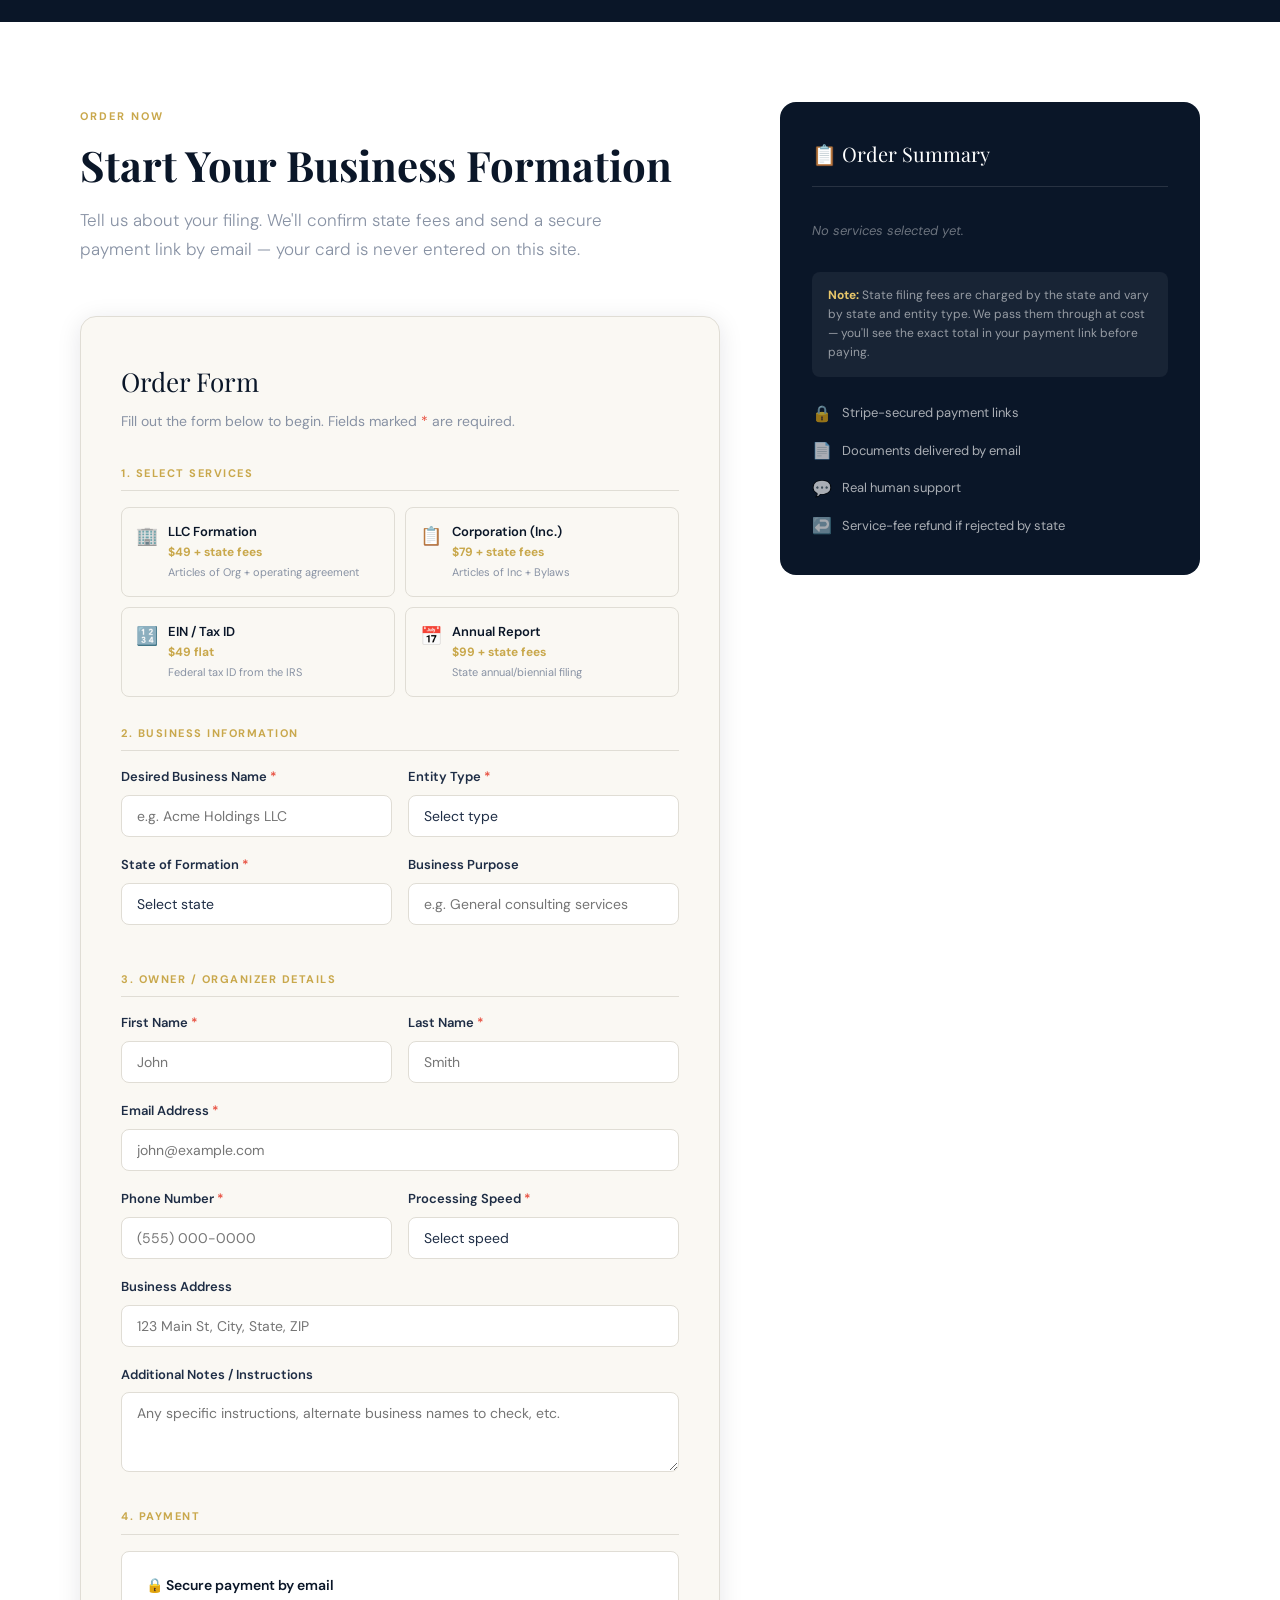
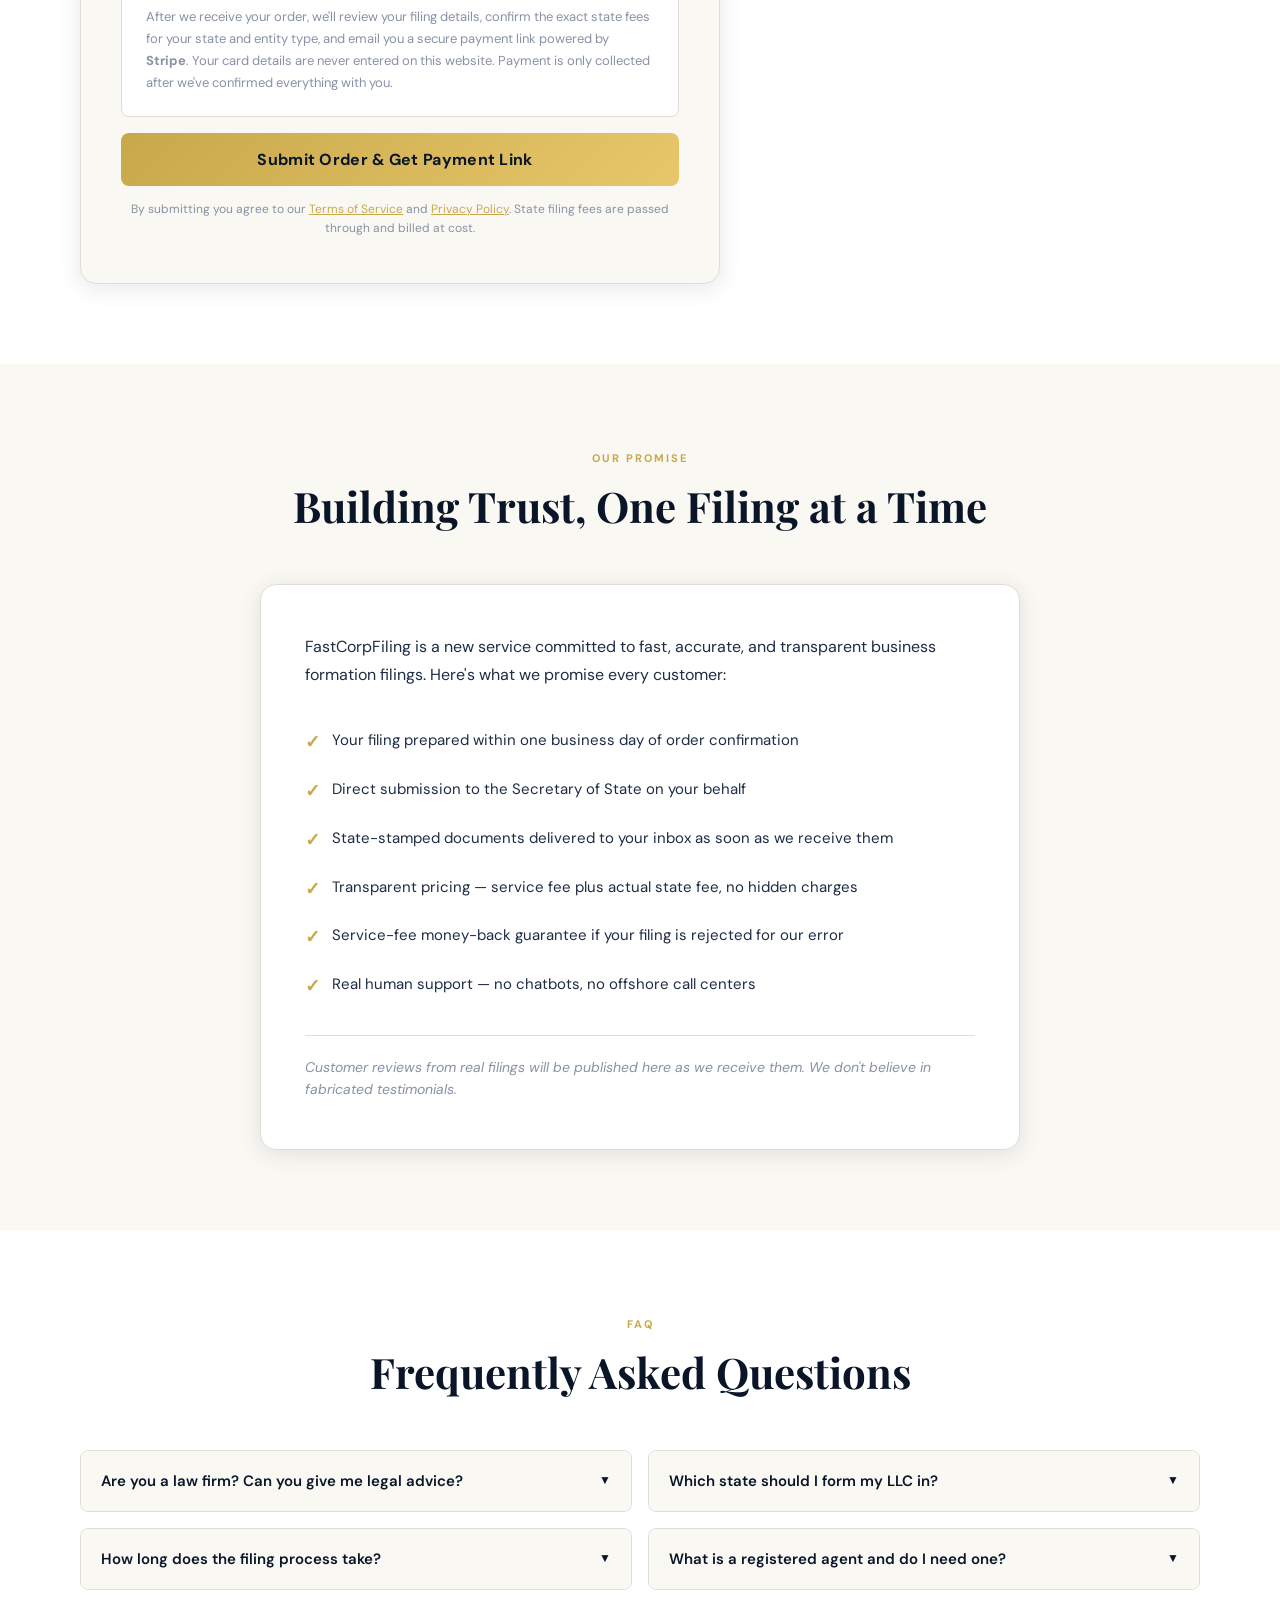
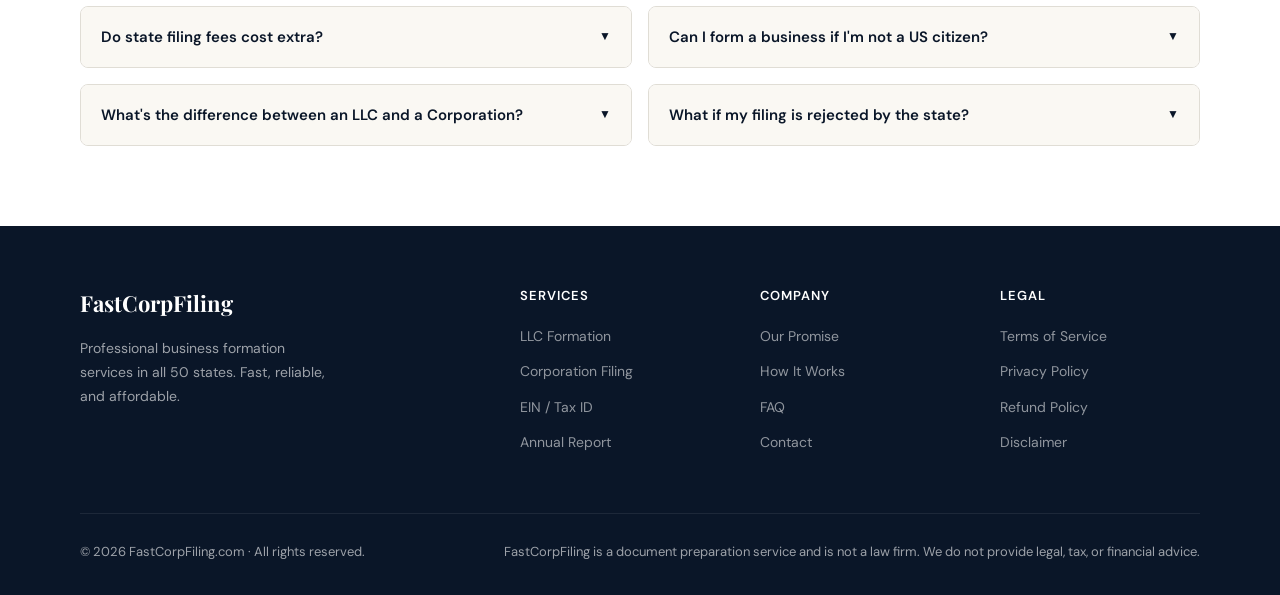
<file: index-3.html>
<!DOCTYPE html>
<html lang="en">
<head>
<meta charset="UTF-8">
<meta name="viewport" content="width=device-width, initial-scale=1.0">
<title>FastCorpFiling – Business Formation Services in All 50 States</title>
<link href="https://fonts.googleapis.com/css2?family=Playfair+Display:wght@600;700&family=DM+Sans:wght@300;400;500;600&display=swap" rel="stylesheet">
<style>
  :root {
    --navy: #0a1628;
    --navy-mid: #112240;
    --gold: #c9a84c;
    --gold-light: #e8c76a;
    --cream: #faf8f3;
    --white: #ffffff;
    --slate: #8892a4;
    --text: #1e2d45;
    --border: #e0ddd5;
    --success: #27ae60;
    --radius: 8px;
    --shadow: 0 4px 24px rgba(10,22,40,0.10);
    --shadow-lg: 0 16px 48px rgba(10,22,40,0.18);
  }

  *, *::before, *::after { box-sizing: border-box; margin: 0; padding: 0; }

  html { scroll-behavior: smooth; }

  body {
    font-family: 'DM Sans', sans-serif;
    color: var(--text);
    background: var(--cream);
    line-height: 1.6;
    font-size: 16px;
  }

  /* ─── TOPBAR ─── */
  .topbar {
    background: var(--navy);
    color: rgba(255,255,255,0.75);
    font-size: 13px;
    text-align: center;
    padding: 8px 20px;
    letter-spacing: 0.3px;
  }
  .topbar span { color: var(--gold); font-weight: 600; }

  /* ─── NAVBAR ─── */
  nav {
    background: var(--white);
    border-bottom: 1px solid var(--border);
    position: sticky;
    top: 0;
    z-index: 100;
    padding: 0 40px;
    display: flex;
    align-items: center;
    justify-content: space-between;
    height: 68px;
    box-shadow: 0 2px 12px rgba(10,22,40,0.07);
  }
  .logo {
    font-family: 'Playfair Display', serif;
    font-size: 22px;
    font-weight: 700;
    color: var(--navy);
    text-decoration: none;
    display: flex;
    align-items: center;
    gap: 8px;
  }
  .logo-badge {
    background: var(--gold);
    color: var(--navy);
    font-family: 'DM Sans', sans-serif;
    font-size: 10px;
    font-weight: 700;
    letter-spacing: 1px;
    text-transform: uppercase;
    padding: 2px 7px;
    border-radius: 4px;
  }
  .nav-links {
    display: flex;
    gap: 32px;
    list-style: none;
    align-items: center;
  }
  .nav-links a {
    text-decoration: none;
    color: var(--text);
    font-size: 14px;
    font-weight: 500;
    transition: color 0.2s;
  }
  .nav-links a:hover { color: var(--gold); }
  .nav-cta {
    background: var(--gold);
    color: var(--navy) !important;
    padding: 9px 22px;
    border-radius: var(--radius);
    font-weight: 600 !important;
    transition: background 0.2s !important;
  }
  .nav-cta:hover { background: var(--gold-light) !important; }

  /* ─── HERO ─── */
  .hero {
    background: linear-gradient(135deg, var(--navy) 0%, var(--navy-mid) 60%, #1a3a5c 100%);
    color: var(--white);
    padding: 90px 40px 100px;
    text-align: center;
    position: relative;
    overflow: hidden;
  }
  .hero::before {
    content: '';
    position: absolute;
    inset: 0;
    background: url("data:image/svg+xml,%3Csvg width='60' height='60' viewBox='0 0 60 60' xmlns='http://www.w3.org/2000/svg'%3E%3Cg fill='none' fill-rule='evenodd'%3E%3Cg fill='%23c9a84c' fill-opacity='0.04'%3E%3Cpath d='M36 34v-4h-2v4h-4v2h4v4h2v-4h4v-2h-4zm0-30V0h-2v4h-4v2h4v4h2V6h4V4h-4zM6 34v-4H4v4H0v2h4v4h2v-4h4v-2H6zM6 4V0H4v4H0v2h4v4h2V6h4V4H6z'/%3E%3C/g%3E%3C/g%3E%3C/svg%3E");
    opacity: 1;
  }
  .hero-content { position: relative; max-width: 780px; margin: 0 auto; }
  .hero-eyebrow {
    display: inline-flex;
    align-items: center;
    gap: 8px;
    background: rgba(201,168,76,0.15);
    border: 1px solid rgba(201,168,76,0.35);
    color: var(--gold-light);
    font-size: 12px;
    font-weight: 600;
    letter-spacing: 1.5px;
    text-transform: uppercase;
    padding: 6px 16px;
    border-radius: 100px;
    margin-bottom: 28px;
  }
  .hero h1 {
    font-family: 'Playfair Display', serif;
    font-size: clamp(38px, 5vw, 62px);
    font-weight: 700;
    line-height: 1.15;
    margin-bottom: 22px;
    letter-spacing: -0.5px;
  }
  .hero h1 em {
    font-style: normal;
    color: var(--gold);
    border-bottom: 3px solid var(--gold);
    padding-bottom: 2px;
  }
  .hero-sub {
    font-size: 18px;
    color: rgba(255,255,255,0.72);
    max-width: 580px;
    margin: 0 auto 40px;
    font-weight: 300;
    line-height: 1.7;
  }
  .hero-ctas {
    display: flex;
    gap: 16px;
    justify-content: center;
    flex-wrap: wrap;
  }
  .btn-primary {
    background: var(--gold);
    color: var(--navy);
    font-weight: 700;
    font-size: 15px;
    padding: 14px 32px;
    border-radius: var(--radius);
    text-decoration: none;
    border: none;
    cursor: pointer;
    transition: all 0.2s;
    letter-spacing: 0.3px;
    display: inline-flex;
    align-items: center;
    gap: 8px;
  }
  .btn-primary:hover { background: var(--gold-light); transform: translateY(-1px); box-shadow: 0 8px 24px rgba(201,168,76,0.35); }
  .btn-outline {
    background: transparent;
    color: var(--white);
    border: 1.5px solid rgba(255,255,255,0.35);
    font-weight: 500;
    font-size: 15px;
    padding: 14px 32px;
    border-radius: var(--radius);
    text-decoration: none;
    cursor: pointer;
    transition: all 0.2s;
  }
  .btn-outline:hover { border-color: var(--white); background: rgba(255,255,255,0.07); }
  .hero-trust {
    display: flex;
    gap: 32px;
    justify-content: center;
    flex-wrap: wrap;
    margin-top: 56px;
    padding-top: 40px;
    border-top: 1px solid rgba(255,255,255,0.10);
  }
  .trust-item {
    display: flex;
    flex-direction: column;
    align-items: center;
    gap: 4px;
    max-width: 160px;
  }
  .trust-num {
    font-family: 'Playfair Display', serif;
    font-size: 22px;
    font-weight: 700;
    color: var(--gold);
    text-align: center;
  }
  .trust-label { font-size: 13px; color: rgba(255,255,255,0.55); text-align: center; }

  /* ─── SECTION HELPERS ─── */
  section { padding: 80px 40px; }
  .section-inner { max-width: 1120px; margin: 0 auto; }
  .section-tag {
    display: inline-block;
    font-size: 11px;
    font-weight: 700;
    letter-spacing: 2px;
    text-transform: uppercase;
    color: var(--gold);
    margin-bottom: 14px;
  }
  .section-title {
    font-family: 'Playfair Display', serif;
    font-size: clamp(28px, 3.5vw, 42px);
    font-weight: 700;
    color: var(--navy);
    line-height: 1.2;
    margin-bottom: 16px;
  }
  .section-sub {
    font-size: 17px;
    color: var(--slate);
    max-width: 560px;
    line-height: 1.7;
    font-weight: 300;
  }
  .section-header { margin-bottom: 52px; }
  .section-header.centered { text-align: center; }
  .section-header.centered .section-sub { margin: 0 auto; }

  /* ─── SERVICES ─── */
  #services { background: var(--white); }
  .services-grid {
    display: grid;
    grid-template-columns: repeat(auto-fit, minmax(260px, 1fr));
    gap: 24px;
  }
  .service-card {
    background: var(--cream);
    border: 1px solid var(--border);
    border-radius: 12px;
    padding: 36px 32px;
    transition: all 0.25s;
    position: relative;
    overflow: hidden;
  }
  .service-card::after {
    content: '';
    position: absolute;
    top: 0; left: 0; right: 0;
    height: 3px;
    background: linear-gradient(90deg, var(--gold), var(--gold-light));
    transform: scaleX(0);
    transform-origin: left;
    transition: transform 0.3s;
  }
  .service-card:hover { transform: translateY(-4px); box-shadow: var(--shadow-lg); border-color: var(--gold); }
  .service-card:hover::after { transform: scaleX(1); }
  .service-icon {
    width: 52px;
    height: 52px;
    background: linear-gradient(135deg, var(--navy), var(--navy-mid));
    border-radius: 12px;
    display: flex;
    align-items: center;
    justify-content: center;
    margin-bottom: 22px;
    font-size: 24px;
  }
  .service-card h3 {
    font-family: 'Playfair Display', serif;
    font-size: 20px;
    color: var(--navy);
    margin-bottom: 12px;
  }
  .service-card p { font-size: 14px; color: var(--slate); line-height: 1.7; margin-bottom: 20px; }
  .service-features { list-style: none; }
  .service-features li {
    font-size: 13px;
    color: var(--text);
    padding: 5px 0;
    display: flex;
    align-items: center;
    gap: 8px;
  }
  .service-features li::before { content: '✓'; color: var(--gold); font-weight: 700; }
  .service-price {
    margin-top: 24px;
    padding-top: 20px;
    border-top: 1px solid var(--border);
    font-size: 13px;
    color: var(--slate);
  }
  .service-price strong { font-size: 22px; color: var(--navy); font-weight: 700; }

  /* ─── HOW IT WORKS ─── */
  #how { background: var(--cream); }
  .steps-grid {
    display: grid;
    grid-template-columns: repeat(auto-fit, minmax(220px, 1fr));
    gap: 32px;
    position: relative;
  }
  .step {
    text-align: center;
    padding: 32px 24px;
  }
  .step-num {
    width: 56px;
    height: 56px;
    background: var(--navy);
    color: var(--gold);
    border-radius: 50%;
    font-family: 'Playfair Display', serif;
    font-size: 22px;
    font-weight: 700;
    display: flex;
    align-items: center;
    justify-content: center;
    margin: 0 auto 20px;
  }
  .step h3 { font-size: 17px; font-weight: 600; color: var(--navy); margin-bottom: 10px; }
  .step p { font-size: 14px; color: var(--slate); line-height: 1.7; }

  /* ─── STATES ─── */
  #states { background: var(--navy); color: var(--white); }
  #states .section-title { color: var(--white); }
  #states .section-sub { color: rgba(255,255,255,0.6); }
  .states-grid {
    display: grid;
    grid-template-columns: repeat(auto-fill, minmax(120px, 1fr));
    gap: 8px;
    margin-top: 32px;
  }
  .state-chip {
    background: rgba(255,255,255,0.06);
    border: 1px solid rgba(255,255,255,0.10);
    border-radius: 6px;
    padding: 8px 12px;
    font-size: 12px;
    font-weight: 500;
    color: rgba(255,255,255,0.75);
    text-align: center;
    cursor: pointer;
    transition: all 0.15s;
  }
  .state-chip:hover, .state-chip.selected {
    background: rgba(201,168,76,0.18);
    border-color: var(--gold);
    color: var(--gold-light);
  }

  /* ─── ORDER FORM ─── */
  #order { background: var(--white); }
  .order-wrapper {
    display: grid;
    grid-template-columns: 1fr 420px;
    gap: 60px;
    align-items: start;
  }
  .order-form-card {
    background: var(--cream);
    border: 1px solid var(--border);
    border-radius: 16px;
    padding: 44px 40px;
    box-shadow: var(--shadow);
  }
  .form-title {
    font-family: 'Playfair Display', serif;
    font-size: 26px;
    color: var(--navy);
    margin-bottom: 8px;
  }
  .form-sub { font-size: 14px; color: var(--slate); margin-bottom: 32px; }
  .form-section-label {
    font-size: 11px;
    font-weight: 700;
    letter-spacing: 1.5px;
    text-transform: uppercase;
    color: var(--gold);
    margin: 28px 0 16px;
    padding-bottom: 8px;
    border-bottom: 1px solid var(--border);
  }
  .form-row { display: grid; grid-template-columns: 1fr 1fr; gap: 16px; }
  .form-group { margin-bottom: 18px; }
  .form-group label {
    display: block;
    font-size: 13px;
    font-weight: 600;
    color: var(--text);
    margin-bottom: 7px;
  }
  .form-group label span { color: #e74c3c; }
  .form-group input,
  .form-group select,
  .form-group textarea {
    width: 100%;
    padding: 11px 15px;
    border: 1.5px solid var(--border);
    border-radius: var(--radius);
    font-family: 'DM Sans', sans-serif;
    font-size: 14px;
    color: var(--text);
    background: var(--white);
    transition: border 0.2s;
    outline: none;
    appearance: none;
  }
  .form-group input:focus,
  .form-group select:focus,
  .form-group textarea:focus { border-color: var(--gold); box-shadow: 0 0 0 3px rgba(201,168,76,0.15); }
  .form-group textarea { resize: vertical; min-height: 80px; }
  .service-selector {
    display: grid;
    grid-template-columns: 1fr 1fr;
    gap: 10px;
    margin-bottom: 18px;
  }
  .service-option {
    border: 1.5px solid var(--border);
    border-radius: var(--radius);
    padding: 14px 14px;
    cursor: pointer;
    transition: all 0.2s;
    display: flex;
    align-items: flex-start;
    gap: 10px;
  }
  .service-option input[type="checkbox"] { display: none; }
  .service-option.checked {
    border-color: var(--gold);
    background: rgba(201,168,76,0.07);
  }
  .service-option-icon { font-size: 18px; flex-shrink: 0; }
  .service-option-info { flex: 1; }
  .service-option-name { font-size: 13px; font-weight: 600; color: var(--navy); }
  .service-option-price { font-size: 12px; color: var(--gold); font-weight: 700; }
  .service-option-desc { font-size: 11px; color: var(--slate); margin-top: 2px; }

  .payment-info-box {
    background: var(--white);
    border: 1.5px solid var(--border);
    border-radius: var(--radius);
    padding: 22px 24px;
    margin-bottom: 16px;
  }
  .payment-info-box-title {
    font-size: 14px;
    font-weight: 600;
    color: var(--navy);
    margin-bottom: 10px;
    display: flex;
    align-items: center;
    gap: 8px;
  }
  .payment-info-box p {
    font-size: 13px;
    color: var(--slate);
    line-height: 1.7;
  }

  .order-summary {
    position: sticky;
    top: 88px;
  }
  .summary-card {
    background: var(--navy);
    border-radius: 16px;
    padding: 36px 32px;
    color: var(--white);
  }
  .summary-title {
    font-family: 'Playfair Display', serif;
    font-size: 20px;
    margin-bottom: 24px;
    padding-bottom: 16px;
    border-bottom: 1px solid rgba(255,255,255,0.12);
  }
  .summary-line {
    display: flex;
    justify-content: space-between;
    align-items: center;
    font-size: 14px;
    padding: 10px 0;
    color: rgba(255,255,255,0.75);
  }
  .summary-line.total {
    border-top: 1px solid rgba(255,255,255,0.15);
    margin-top: 8px;
    padding-top: 16px;
    color: var(--white);
    font-weight: 700;
    font-size: 16px;
  }
  .summary-line .price { color: var(--gold-light); font-weight: 600; }
  .summary-line.total .price { color: var(--gold); font-size: 22px; }
  .summary-line.hidden { display: none; }
  .summary-note {
    background: rgba(255,255,255,0.06);
    border-radius: 8px;
    padding: 14px 16px;
    margin-top: 20px;
    font-size: 12px;
    color: rgba(255,255,255,0.55);
    line-height: 1.6;
  }
  .summary-note strong { color: var(--gold-light); }
  .trust-badges {
    display: flex;
    flex-direction: column;
    gap: 12px;
    margin-top: 24px;
  }
  .badge {
    display: flex;
    align-items: center;
    gap: 10px;
    font-size: 13px;
    color: rgba(255,255,255,0.65);
  }
  .badge-icon { font-size: 16px; }

  .submit-btn {
    width: 100%;
    background: linear-gradient(135deg, var(--gold), var(--gold-light));
    color: var(--navy);
    font-family: 'DM Sans', sans-serif;
    font-size: 16px;
    font-weight: 700;
    padding: 16px;
    border: none;
    border-radius: var(--radius);
    cursor: pointer;
    transition: all 0.2s;
    letter-spacing: 0.3px;
    margin-top: 10px;
    display: flex;
    align-items: center;
    justify-content: center;
    gap: 10px;
  }
  .submit-btn:hover { transform: translateY(-1px); box-shadow: 0 8px 28px rgba(201,168,76,0.4); }
  .submit-btn:active { transform: translateY(0); }

  /* ─── HONEST PROMISE SECTION (replaces fake testimonials) ─── */
  #testimonials { background: var(--cream); }
  .promise-card {
    background: var(--white);
    border: 1px solid var(--border);
    border-radius: 16px;
    padding: 48px 44px;
    max-width: 760px;
    margin: 0 auto;
    text-align: left;
    box-shadow: var(--shadow);
  }
  .promise-intro {
    font-size: 16px;
    color: var(--text);
    line-height: 1.8;
    margin-bottom: 28px;
  }
  .promise-list {
    list-style: none;
    margin-bottom: 24px;
  }
  .promise-list li {
    font-size: 15px;
    color: var(--text);
    padding: 10px 0;
    display: flex;
    align-items: flex-start;
    gap: 12px;
    line-height: 1.6;
  }
  .promise-list li::before {
    content: '✓';
    color: var(--gold);
    font-weight: 700;
    font-size: 18px;
    flex-shrink: 0;
  }
  .promise-footer {
    font-size: 14px;
    color: var(--slate);
    font-style: italic;
    padding-top: 20px;
    border-top: 1px solid var(--border);
  }

  /* ─── FAQ ─── */
  #faq { background: var(--white); }
  .faq-grid {
    display: grid;
    grid-template-columns: 1fr 1fr;
    gap: 16px;
  }
  .faq-item {
    border: 1px solid var(--border);
    border-radius: var(--radius);
    overflow: hidden;
  }
  .faq-q {
    padding: 18px 20px;
    font-size: 15px;
    font-weight: 600;
    color: var(--navy);
    cursor: pointer;
    display: flex;
    justify-content: space-between;
    align-items: center;
    background: var(--cream);
    user-select: none;
    gap: 12px;
  }
  .faq-q:hover { color: var(--gold); }
  .faq-chevron { font-size: 12px; transition: transform 0.25s; flex-shrink: 0; }
  .faq-item.open .faq-chevron { transform: rotate(180deg); }
  .faq-a {
    display: none;
    padding: 16px 20px;
    font-size: 14px;
    color: var(--slate);
    line-height: 1.7;
    border-top: 1px solid var(--border);
    background: var(--white);
  }
  .faq-item.open .faq-a { display: block; }

  /* ─── FOOTER ─── */
  footer {
    background: var(--navy);
    color: rgba(255,255,255,0.6);
    padding: 60px 40px 32px;
  }
  .footer-inner { max-width: 1120px; margin: 0 auto; }
  .footer-top {
    display: grid;
    grid-template-columns: 2fr 1fr 1fr 1fr;
    gap: 40px;
    margin-bottom: 48px;
  }
  .footer-logo {
    font-family: 'Playfair Display', serif;
    font-size: 22px;
    color: var(--white);
    font-weight: 700;
    margin-bottom: 16px;
    display: block;
    text-decoration: none;
  }
  .footer-desc { font-size: 14px; line-height: 1.7; max-width: 260px; }
  .footer-col h4 {
    color: var(--white);
    font-size: 13px;
    font-weight: 600;
    letter-spacing: 1px;
    text-transform: uppercase;
    margin-bottom: 16px;
  }
  .footer-col ul { list-style: none; }
  .footer-col li { margin-bottom: 10px; }
  .footer-col a { color: rgba(255,255,255,0.55); text-decoration: none; font-size: 14px; transition: color 0.2s; }
  .footer-col a:hover { color: var(--gold); }
  .footer-bottom {
    display: flex;
    justify-content: space-between;
    align-items: center;
    padding-top: 28px;
    border-top: 1px solid rgba(255,255,255,0.08);
    font-size: 13px;
    flex-wrap: wrap;
    gap: 12px;
  }
  .footer-bottom a { color: rgba(255,255,255,0.5); text-decoration: none; }
  .footer-bottom a:hover { color: var(--gold); }

  /* ─── SUCCESS MODAL ─── */
  .modal-overlay {
    display: none;
    position: fixed;
    inset: 0;
    background: rgba(0,0,0,0.6);
    z-index: 1000;
    align-items: center;
    justify-content: center;
    padding: 20px;
  }
  .modal-overlay.show { display: flex; }
  .modal {
    background: var(--white);
    border-radius: 16px;
    padding: 48px 40px;
    max-width: 460px;
    width: 100%;
    text-align: center;
    box-shadow: var(--shadow-lg);
    animation: modalIn 0.3s ease;
  }
  @keyframes modalIn {
    from { opacity: 0; transform: scale(0.92) translateY(20px); }
    to { opacity: 1; transform: scale(1) translateY(0); }
  }
  .modal-icon { font-size: 60px; margin-bottom: 20px; }
  .modal h2 { font-family: 'Playfair Display', serif; color: var(--navy); font-size: 28px; margin-bottom: 12px; }
  .modal p { color: var(--slate); font-size: 15px; line-height: 1.7; margin-bottom: 28px; }
  .modal-close {
    background: var(--gold);
    color: var(--navy);
    border: none;
    padding: 12px 32px;
    border-radius: var(--radius);
    font-weight: 700;
    font-size: 15px;
    cursor: pointer;
    font-family: 'DM Sans', sans-serif;
  }

  /* ─── RESPONSIVE ─── */
  @media (max-width: 900px) {
    nav { padding: 0 20px; }
    .nav-links { display: none; }
    section { padding: 60px 20px; }
    .hero { padding: 60px 20px 80px; }
    .order-wrapper { grid-template-columns: 1fr; }
    .order-summary { position: static; }
    .footer-top { grid-template-columns: 1fr 1fr; }
    .faq-grid { grid-template-columns: 1fr; }
    .form-row { grid-template-columns: 1fr; }
    .service-selector { grid-template-columns: 1fr; }
    .promise-card { padding: 32px 24px; }
  }
  @media (max-width: 600px) {
    .footer-top { grid-template-columns: 1fr; }
    .hero-trust { gap: 20px; }
    .states-grid { grid-template-columns: repeat(auto-fill, minmax(90px, 1fr)); }
  }

  /* ─── UTILITY ─── */
  .divider { height: 1px; background: var(--border); max-width: 1120px; margin: 0 auto; }
  .text-gold { color: var(--gold); }
  .mt-8 { margin-top: 8px; }
  .alert-error {
    background: #fdf2f2;
    border: 1px solid #fbbebe;
    border-radius: var(--radius);
    padding: 12px 16px;
    font-size: 13px;
    color: #c0392b;
    margin-bottom: 16px;
    display: none;
  }
  .required-note { font-size: 12px; color: var(--slate); margin-bottom: 20px; }
  .required-note span { color: #e74c3c; }
</style>
</head>
<body>

<!-- TOPBAR -->
<div class="topbar">
  🇺🇸 Serving all 50 states &nbsp;|&nbsp; <span>Same-day prep available</span> &nbsp;|&nbsp; Questions? Email us: <span>support@fastcorpfiling.com</span>
</div>

<!-- NAVBAR -->
<nav>
  <a href="#" class="logo">
    FastCorpFiling
    <span class="logo-badge">Official</span>
  </a>
  <ul class="nav-links">
    <li><a href="#services">Services</a></li>
    <li><a href="#how">How It Works</a></li>
    <li><a href="#states">All 50 States</a></li>
    <li><a href="#testimonials">Our Promise</a></li>
    <li><a href="#faq">FAQ</a></li>
    <li><a href="#order" class="nav-cta">Start Filing →</a></li>
  </ul>
</nav>

<!-- HERO -->
<section class="hero">
  <div class="hero-content">
    <div class="hero-eyebrow">⚡ Fast &amp; Reliable Business Formation</div>
    <h1>Launch Your Business <br>in <em>All 50 States</em></h1>
    <p class="hero-sub">Professional LLC &amp; Corporation formation and EIN filing — handled fast, handled right.</p>
    <div class="hero-ctas">
      <a href="#order" class="btn-primary">Get Started Today →</a>
      <a href="#services" class="btn-outline">View Services</a>
    </div>
    <div class="hero-trust">
      <div class="trust-item">
        <span class="trust-num">All 50 States</span>
        <span class="trust-label">Filing service nationwide</span>
      </div>
      <div class="trust-item">
        <span class="trust-num">Same-Day Prep</span>
        <span class="trust-label">Orders by 12pm ET</span>
      </div>
      <div class="trust-item">
        <span class="trust-num">Transparent Pricing</span>
        <span class="trust-label">No hidden fees</span>
      </div>
      <div class="trust-item">
        <span class="trust-num">Money-Back Guarantee</span>
        <span class="trust-label">If rejected by state</span>
      </div>
    </div>
  </div>
</section>

<!-- SERVICES -->
<section id="services">
  <div class="section-inner">
    <div class="section-header centered">
      <div class="section-tag">Our Services</div>
      <h2 class="section-title">Everything You Need to Start &amp; Stay Compliant</h2>
      <p class="section-sub">From formation to federal tax ID — we handle the paperwork so you can focus on building your business.</p>
    </div>
    <div class="services-grid">
      <div class="service-card">
        <div class="service-icon">🏢</div>
        <h3>LLC Formation</h3>
        <p>The most popular choice for small business owners. Enjoy liability protection with simplified tax treatment.</p>
        <ul class="service-features">
          <li>Articles of Organization prepared &amp; filed</li>
          <li>Operating agreement template</li>
          <li>State filing confirmation</li>
          <li>Digital document delivery</li>
          <li>Compliance calendar with deadlines</li>
        </ul>
        <div class="service-price">Starting at <strong>$49</strong> + state fees</div>
      </div>
      <div class="service-card">
        <div class="service-icon">📋</div>
        <h3>Corporation (Inc.)</h3>
        <p>Ideal for businesses seeking investors or planning to go public. Choose from C-Corp or S-Corp designation.</p>
        <ul class="service-features">
          <li>Articles of Incorporation filed</li>
          <li>Corporate bylaws template</li>
          <li>Initial minutes &amp; resolutions</li>
          <li>Stock certificates template</li>
          <li>S-Corp election (optional add-on)</li>
        </ul>
        <div class="service-price">Starting at <strong>$79</strong> + state fees</div>
      </div>
      <div class="service-card">
        <div class="service-icon">🔢</div>
        <h3>EIN / Tax ID Filing</h3>
        <p>Your Federal Employer Identification Number is required to open a bank account, hire employees, and pay taxes.</p>
        <ul class="service-features">
          <li>EIN application prepared &amp; submitted</li>
          <li>IRS confirmation letter included</li>
          <li>Same-day processing available</li>
          <li>Foreign nationals welcome</li>
          <li>No SSN required (in most cases)</li>
        </ul>
        <div class="service-price"><strong>$49</strong> flat fee</div>
      </div>
      <div class="service-card">
        <div class="service-icon">📅</div>
        <h3>Annual Report Filing</h3>
        <p>Most states require annual or biennial reports to keep your entity in good standing. Miss the deadline and you risk dissolution.</p>
        <ul class="service-features">
          <li>State-specific report prepared</li>
          <li>Filed with the Secretary of State</li>
          <li>Confirmation delivered to you</li>
          <li>Deadline tracked automatically</li>
          <li>Renewal reminders included</li>
        </ul>
        <div class="service-price">Starting at <strong>$99</strong> + state fees</div>
      </div>
    </div>
  </div>
</section>

<!-- HOW IT WORKS -->
<section id="how">
  <div class="section-inner">
    <div class="section-header centered">
      <div class="section-tag">Process</div>
      <h2 class="section-title">Forming Your Business Takes <br>Just 4 Simple Steps</h2>
    </div>
    <div class="steps-grid">
      <div class="step">
        <div class="step-num">1</div>
        <h3>Choose Your Entity</h3>
        <p>Select LLC, Corporation, or both. Pick the state(s) where you'll operate and the services you need.</p>
      </div>
      <div class="step">
        <div class="step-num">2</div>
        <h3>Complete the Order Form</h3>
        <p>Provide your business name, owner information, and any special instructions. Takes under 5 minutes.</p>
      </div>
      <div class="step">
        <div class="step-num">3</div>
        <h3>We File With the State</h3>
        <p>We prepare and submit all required documents to the Secretary of State on your behalf.</p>
      </div>
      <div class="step">
        <div class="step-num">4</div>
        <h3>Receive Your Documents</h3>
        <p>Get your stamped formation documents, operating agreement, and EIN delivered digitally to your inbox.</p>
      </div>
    </div>
  </div>
</section>

<!-- ALL 50 STATES -->
<section id="states">
  <div class="section-inner">
    <div class="section-header">
      <div class="section-tag">Coverage</div>
      <h2 class="section-title">We File in All 50 States</h2>
      <p class="section-sub">Click your state below to begin your filing. State-specific fees and turnaround times vary.</p>
    </div>
    <div class="states-grid" id="statesGrid"></div>
  </div>
</section>

<!-- ORDER FORM -->
<section id="order">
  <div class="section-inner">
    <div class="order-wrapper">
      <div>
        <div class="section-header">
          <div class="section-tag">Order Now</div>
          <h2 class="section-title">Start Your Business Formation</h2>
          <p class="section-sub">Tell us about your filing. We'll confirm state fees and send a secure payment link by email — your card is never entered on this site.</p>
        </div>
        <div class="order-form-card">
          <div class="form-title">Order Form</div>
          <div class="form-sub">Fill out the form below to begin. Fields marked <span style="color:#e74c3c">*</span> are required.</div>

          <div id="formError" class="alert-error">Please fill in all required fields before submitting.</div>

          <form id="orderForm" action="https://formspree.io/f/xbdqbvkw" method="POST" novalidate>

            <!-- SERVICE SELECTION -->
            <div class="form-section-label">1. Select Services</div>
            <div class="service-selector" id="serviceSelector">
              <label class="service-option" data-price="49" data-id="llc">
                <input type="checkbox" name="service" value="llc">
                <span class="service-option-icon">🏢</span>
                <div class="service-option-info">
                  <div class="service-option-name">LLC Formation</div>
                  <div class="service-option-price">$49 + state fees</div>
                  <div class="service-option-desc">Articles of Org + operating agreement</div>
                </div>
              </label>
              <label class="service-option" data-price="79" data-id="corp">
                <input type="checkbox" name="service" value="corp">
                <span class="service-option-icon">📋</span>
                <div class="service-option-info">
                  <div class="service-option-name">Corporation (Inc.)</div>
                  <div class="service-option-price">$79 + state fees</div>
                  <div class="service-option-desc">Articles of Inc + Bylaws</div>
                </div>
              </label>
              <label class="service-option" data-price="49" data-id="ein">
                <input type="checkbox" name="service" value="ein">
                <span class="service-option-icon">🔢</span>
                <div class="service-option-info">
                  <div class="service-option-name">EIN / Tax ID</div>
                  <div class="service-option-price">$49 flat</div>
                  <div class="service-option-desc">Federal tax ID from the IRS</div>
                </div>
              </label>
              <label class="service-option" data-price="99" data-id="annual">
                <input type="checkbox" name="service" value="annual">
                <span class="service-option-icon">📅</span>
                <div class="service-option-info">
                  <div class="service-option-name">Annual Report</div>
                  <div class="service-option-price">$99 + state fees</div>
                  <div class="service-option-desc">State annual/biennial filing</div>
                </div>
              </label>
            </div>

            <!-- BUSINESS INFORMATION -->
            <div class="form-section-label">2. Business Information</div>
            <div class="form-row">
              <div class="form-group">
                <label>Desired Business Name <span>*</span></label>
                <input type="text" name="bizName" placeholder="e.g. Acme Holdings LLC" required>
              </div>
              <div class="form-group">
                <label>Entity Type <span>*</span></label>
                <select name="entityType" required>
                  <option value="">Select type</option>
                  <option>Limited Liability Company (LLC)</option>
                  <option>C-Corporation</option>
                  <option>S-Corporation</option>
                  <option>Nonprofit Corporation</option>
                </select>
              </div>
            </div>
            <div class="form-row">
              <div class="form-group">
                <label>State of Formation <span>*</span></label>
                <select name="state" required id="stateSelect">
                  <option value="">Select state</option>
                </select>
              </div>
              <div class="form-group">
                <label>Business Purpose</label>
                <input type="text" name="purpose" placeholder="e.g. General consulting services">
              </div>
            </div>

            <!-- OWNER INFORMATION -->
            <div class="form-section-label">3. Owner / Organizer Details</div>
            <div class="form-row">
              <div class="form-group">
                <label>First Name <span>*</span></label>
                <input type="text" name="firstName" placeholder="John" required>
              </div>
              <div class="form-group">
                <label>Last Name <span>*</span></label>
                <input type="text" name="lastName" placeholder="Smith" required>
              </div>
            </div>
            <div class="form-group">
              <label>Email Address <span>*</span></label>
              <input type="email" name="email" placeholder="john@example.com" required>
            </div>
            <div class="form-row">
              <div class="form-group">
                <label>Phone Number <span>*</span></label>
                <input type="tel" name="phone" placeholder="(555) 000-0000" required>
              </div>
              <div class="form-group">
                <label>Processing Speed <span>*</span></label>
                <select name="speed" required>
                  <option value="">Select speed</option>
                  <option value="standard">Standard (5–7 business days)</option>
                  <option value="expedited">Expedited (+$50 · 2–3 business days)</option>
                  <option value="same">Same Day (+$100 · order by 12pm ET)</option>
                </select>
              </div>
            </div>
            <div class="form-group">
              <label>Business Address</label>
              <input type="text" name="address" placeholder="123 Main St, City, State, ZIP">
            </div>
            <div class="form-group">
              <label>Additional Notes / Instructions</label>
              <textarea name="notes" placeholder="Any specific instructions, alternate business names to check, etc."></textarea>
            </div>

            <!-- PAYMENT INFO BOX (replaces credit card fields) -->
            <div class="form-section-label">4. Payment</div>
            <div class="payment-info-box">
              <div class="payment-info-box-title">🔒 Secure payment by email</div>
              <p>After we receive your order, we'll review your filing details, confirm the exact state fees for your state and entity type, and email you a secure payment link powered by <strong>Stripe</strong>. Your card details are never entered on this website. Payment is only collected after we've confirmed everything with you.</p>
            </div>

            <!-- Hidden fields for Formspree -->
            <input type="hidden" name="_subject" id="hiddenSubject" value="New FastCorpFiling Order">
            <input type="hidden" name="selected_services" id="hiddenServices" value="">
            <input type="hidden" name="estimated_total" id="hiddenTotal" value="">

            <button type="submit" class="submit-btn" id="submitBtn">
              Submit Order &amp; Get Payment Link <span id="submitTotal"></span>
            </button>

            <p style="font-size:12px;color:var(--slate);text-align:center;margin-top:14px;line-height:1.6;">
              By submitting you agree to our <a href="terms.html" style="color:var(--gold)">Terms of Service</a> and <a href="privacy.html" style="color:var(--gold)">Privacy Policy</a>. State filing fees are passed through and billed at cost.
            </p>

          </form>
        </div>
      </div>

      <!-- ORDER SUMMARY -->
      <div class="order-summary">
        <div class="summary-card">
          <div class="summary-title">📋 Order Summary</div>
          <div id="summaryLines">
            <div class="summary-line" style="color:rgba(255,255,255,0.4);font-style:italic;font-size:13px;">No services selected yet.</div>
          </div>
          <div class="summary-line total" id="summaryTotal" style="display:none">
            <span>Service Fees</span>
            <span class="price" id="totalAmount">$0</span>
          </div>
          <div class="summary-note">
            <strong>Note:</strong> State filing fees are charged by the state and vary by state and entity type. We pass them through at cost — you'll see the exact total in your payment link before paying.
          </div>
          <div class="trust-badges">
            <div class="badge"><span class="badge-icon">🔒</span> Stripe-secured payment links</div>
            <div class="badge"><span class="badge-icon">📄</span> Documents delivered by email</div>
            <div class="badge"><span class="badge-icon">💬</span> Real human support</div>
            <div class="badge"><span class="badge-icon">↩️</span> Service-fee refund if rejected by state</div>
          </div>
        </div>
      </div>
    </div>
  </div>
</section>

<!-- OUR PROMISE (replaces fabricated testimonials) -->
<section id="testimonials">
  <div class="section-inner">
    <div class="section-header centered">
      <div class="section-tag">Our Promise</div>
      <h2 class="section-title">Building Trust, One Filing at a Time</h2>
    </div>
    <div class="promise-card">
      <p class="promise-intro">FastCorpFiling is a new service committed to fast, accurate, and transparent business formation filings. Here's what we promise every customer:</p>
      <ul class="promise-list">
        <li>Your filing prepared within one business day of order confirmation</li>
        <li>Direct submission to the Secretary of State on your behalf</li>
        <li>State-stamped documents delivered to your inbox as soon as we receive them</li>
        <li>Transparent pricing — service fee plus actual state fee, no hidden charges</li>
        <li>Service-fee money-back guarantee if your filing is rejected for our error</li>
        <li>Real human support — no chatbots, no offshore call centers</li>
      </ul>
      <p class="promise-footer">Customer reviews from real filings will be published here as we receive them. We don't believe in fabricated testimonials.</p>
    </div>
  </div>
</section>

<!-- FAQ -->
<section id="faq">
  <div class="section-inner">
    <div class="section-header centered">
      <div class="section-tag">FAQ</div>
      <h2 class="section-title">Frequently Asked Questions</h2>
    </div>
    <div class="faq-grid" id="faqGrid">
      <div class="faq-item">
        <div class="faq-q">Are you a law firm? Can you give me legal advice? <span class="faq-chevron">▼</span></div>
        <div class="faq-a">No. FastCorpFiling is a document preparation and filing service. We are not a law firm, we do not employ attorneys in this capacity, and we do not provide legal, tax, or financial advice. We prepare and file documents based on the information you provide. For advice about what's right for your specific situation, please consult a licensed attorney or CPA.</div>
      </div>
      <div class="faq-item">
        <div class="faq-q">Which state should I form my LLC in? <span class="faq-chevron">▼</span></div>
        <div class="faq-a">Most operating businesses form in the state where they physically conduct business, because forming in another state generally requires also registering as a "foreign entity" in your home state — meaning two sets of fees and two sets of annual filings. Delaware and Wyoming are popular for businesses raising venture capital or seeking specific legal protections. Choosing the right state for your situation is a decision we recommend discussing with an attorney or CPA. We can explain procedural differences and the filing process for any state you choose.</div>
      </div>
      <div class="faq-item">
        <div class="faq-q">How long does the filing process take? <span class="faq-chevron">▼</span></div>
        <div class="faq-a">Standard processing is 5–7 business days. Expedited is 2–3 business days. Same-day prep is available for orders placed before 12pm ET. Actual time to receive stamped documents depends on state processing, which varies by state, time of year, and agency volume. We'll give you a realistic timeline for your specific state at order time.</div>
      </div>
      <div class="faq-item">
        <div class="faq-q">What is a registered agent and do I need one? <span class="faq-chevron">▼</span></div>
        <div class="faq-a">A registered agent is required in every state where your business is formed or registered. The agent must have a physical street address in that state and be available during business hours to receive official mail and legal notices. You can serve as your own agent, designate someone in your company, or hire a commercial registered agent service. We do not currently offer registered agent service, but we're happy to refer you to providers we recommend.</div>
      </div>
      <div class="faq-item">
        <div class="faq-q">Do state filing fees cost extra? <span class="faq-chevron">▼</span></div>
        <div class="faq-a">Yes. State filing fees range from around $50 to $500 depending on the state and entity type. Our service fee covers preparation, filing, and delivery. State fees are passed through at cost — you pay exactly what the state charges, with no markup. We send a payment link with the full breakdown before processing.</div>
      </div>
      <div class="faq-item">
        <div class="faq-q">Can I form a business if I'm not a US citizen? <span class="faq-chevron">▼</span></div>
        <div class="faq-a">Yes — non-US citizens and non-residents can form LLCs and corporations in most US states. You generally do not need a Social Security Number to form the entity itself. EIN applications for non-residents follow a different process and may require additional documentation and longer processing times (typically 4–8 weeks by fax or mail). Foreign owners may have additional US tax filing obligations that you should discuss with a CPA familiar with international tax.</div>
      </div>
      <div class="faq-item">
        <div class="faq-q">What's the difference between an LLC and a Corporation? <span class="faq-chevron">▼</span></div>
        <div class="faq-a">LLCs offer flexible management and pass-through taxation by default, making them a common choice for small businesses. Corporations (C-Corp or S-Corp) are typically chosen by businesses planning to issue stock, raise venture capital, or go public. The choice affects taxes, liability, governance, and fundraising — we strongly recommend consulting an attorney or CPA about your specific situation before deciding. We can prepare and file the formation paperwork once you've chosen.</div>
      </div>
      <div class="faq-item">
        <div class="faq-q">What if my filing is rejected by the state? <span class="faq-chevron">▼</span></div>
        <div class="faq-a">If your filing is rejected for an error on our part, we'll correct and resubmit at no additional service fee, or refund your service fee in full at your option. If rejection is due to information you provided (e.g., name unavailability or inaccurate details), we'll work with you to correct and resubmit; you may incur additional state fees on resubmission. See our <a href="refund.html" style="color:var(--gold)">Refund Policy</a> for full details.</div>
      </div>
    </div>
  </div>
</section>

<!-- FOOTER -->
<footer>
  <div class="footer-inner">
    <div class="footer-top">
      <div>
        <a href="#" class="footer-logo">FastCorpFiling</a>
        <p class="footer-desc">Professional business formation services in all 50 states. Fast, reliable, and affordable.</p>
      </div>
      <div class="footer-col">
        <h4>Services</h4>
        <ul>
          <li><a href="#order">LLC Formation</a></li>
          <li><a href="#order">Corporation Filing</a></li>
          <li><a href="#order">EIN / Tax ID</a></li>
          <li><a href="#order">Annual Report</a></li>
        </ul>
      </div>
      <div class="footer-col">
        <h4>Company</h4>
        <ul>
          <li><a href="#testimonials">Our Promise</a></li>
          <li><a href="#how">How It Works</a></li>
          <li><a href="#faq">FAQ</a></li>
          <li><a href="mailto:support@fastcorpfiling.com">Contact</a></li>
        </ul>
      </div>
      <div class="footer-col">
        <h4>Legal</h4>
        <ul>
          <li><a href="terms.html">Terms of Service</a></li>
          <li><a href="privacy.html">Privacy Policy</a></li>
          <li><a href="refund.html">Refund Policy</a></li>
          <li><a href="disclaimer.html">Disclaimer</a></li>
        </ul>
      </div>
    </div>
    <div class="footer-bottom">
      <span>© 2026 FastCorpFiling.com · All rights reserved.</span>
      <span>FastCorpFiling is a document preparation service and is not a law firm. We do not provide legal, tax, or financial advice.</span>
    </div>
  </div>
</footer>

<!-- SUCCESS MODAL -->
<div class="modal-overlay" id="successModal">
  <div class="modal">
    <div class="modal-icon">📨</div>
    <h2>Order Received!</h2>
    <p>Thanks — we got your order. We'll review your filing details and email you within one business day with confirmed state fees and a secure Stripe payment link. Watch your inbox (and spam folder).</p>
    <button class="modal-close" onclick="document.getElementById('successModal').classList.remove('show')">Close</button>
  </div>
</div>

<script>
  // ── STATES DATA ──
  const states = [
    "Alabama","Alaska","Arizona","Arkansas","California","Colorado","Connecticut",
    "Delaware","Florida","Georgia","Hawaii","Idaho","Illinois","Indiana","Iowa",
    "Kansas","Kentucky","Louisiana","Maine","Maryland","Massachusetts","Michigan",
    "Minnesota","Mississippi","Missouri","Montana","Nebraska","Nevada","New Hampshire",
    "New Jersey","New Mexico","New York","North Carolina","North Dakota","Ohio",
    "Oklahoma","Oregon","Pennsylvania","Rhode Island","South Carolina","South Dakota",
    "Tennessee","Texas","Utah","Vermont","Virginia","Washington","West Virginia",
    "Wisconsin","Wyoming"
  ];

  // Populate states grid
  const grid = document.getElementById('statesGrid');
  const stateSelect = document.getElementById('stateSelect');
  states.forEach(s => {
    const chip = document.createElement('div');
    chip.className = 'state-chip';
    chip.textContent = s;
    chip.addEventListener('click', () => {
      document.querySelectorAll('.state-chip').forEach(c => c.classList.remove('selected'));
      chip.classList.add('selected');
      document.getElementById('order').scrollIntoView({behavior:'smooth'});
      stateSelect.value = s;
    });
    grid.appendChild(chip);

    const opt = document.createElement('option');
    opt.value = s; opt.textContent = s;
    stateSelect.appendChild(opt);
  });

  // ── SERVICE SELECTOR ──
  const servicePrices = { llc: 49, corp: 79, ein: 49, annual: 99 };
  const serviceLabels = { llc: 'LLC Formation', corp: 'Corporation (Inc.)', ein: 'EIN / Tax ID', annual: 'Annual Report' };

  function updateSummary() {
    const selected = [];
    document.querySelectorAll('.service-option').forEach(opt => {
      if (opt.classList.contains('checked')) {
        const id = opt.dataset.id;
        selected.push({ id, label: serviceLabels[id], price: servicePrices[id] });
      }
    });

    const speed = document.querySelector('[name="speed"]').value;
    let speedAdd = 0, speedLabel = '';
    if (speed === 'expedited') { speedAdd = 50; speedLabel = 'Expedited Processing'; }
    if (speed === 'same') { speedAdd = 100; speedLabel = 'Same-Day Processing'; }

    const summaryDiv = document.getElementById('summaryLines');
    const totalDiv = document.getElementById('summaryTotal');
    const submitTotal = document.getElementById('submitTotal');

    if (selected.length === 0 && !speedAdd) {
      summaryDiv.innerHTML = '<div style="color:rgba(255,255,255,0.4);font-style:italic;font-size:13px;">No services selected yet.</div>';
      totalDiv.style.display = 'none';
      submitTotal.textContent = '';
      return;
    }

    let total = 0;
    let html = '';
    selected.forEach(s => {
      total += s.price;
      html += `<div class="summary-line"><span>${s.label}</span><span class="price">$${s.price}</span></div>`;
    });
    if (speedAdd) {
      total += speedAdd;
      html += `<div class="summary-line"><span>${speedLabel}</span><span class="price">+$${speedAdd}</span></div>`;
    }
    summaryDiv.innerHTML = html;
    totalDiv.style.display = 'flex';
    document.getElementById('totalAmount').textContent = `$${total}`;
    submitTotal.textContent = `(approx. $${total} + state fees)`;

    // Populate hidden fields for Formspree
    const serviceLabelsList = selected.map(s => `${s.label} ($${s.price})`).join(', ');
    document.getElementById('hiddenServices').value = serviceLabelsList + (speedAdd ? ` + ${speedLabel} ($${speedAdd})` : '');
    document.getElementById('hiddenTotal').value = `$${total} service fees + state fees`;
  }

  document.querySelectorAll('.service-option').forEach(opt => {
    opt.addEventListener('click', (e) => {
      // Prevent the browser's default label-click behavior
      // (which would toggle the checkbox a second time and cancel our toggle)
      e.preventDefault();
      const cb = opt.querySelector('input[type="checkbox"]');
      cb.checked = !cb.checked;
      // Sync the visual "checked" class with the actual checkbox state
      opt.classList.toggle('checked', cb.checked);
      updateSummary();
    });
  });

  document.querySelector('[name="speed"]').addEventListener('change', updateSummary);

  // ── FORM SUBMIT (wired to Formspree) ──
  document.getElementById('orderForm').addEventListener('submit', function(e) {
    e.preventDefault();
    const form = this;
    const submitBtn = document.getElementById('submitBtn');

    // Validate required fields
    const required = form.querySelectorAll('[required]');
    let valid = true;
    required.forEach(f => {
      if (!f.value.trim()) { f.style.borderColor = '#e74c3c'; valid = false; }
      else f.style.borderColor = '';
    });

    // Also require at least one service selected
    const anyService = document.querySelectorAll('.service-option.checked').length > 0;
    if (!anyService) {
      valid = false;
    }

    if (!valid) {
      document.getElementById('formError').style.display = 'block';
      document.getElementById('formError').textContent = anyService
        ? 'Please fill in all required fields before submitting.'
        : 'Please select at least one service and fill in all required fields.';
      form.scrollIntoView({behavior:'smooth', block:'start'});
      return;
    }
    document.getElementById('formError').style.display = 'none';

    // Disable button to prevent double-submits
    submitBtn.disabled = true;
    submitBtn.style.opacity = '0.6';
    submitBtn.style.cursor = 'wait';
    const originalBtnText = submitBtn.innerHTML;
    submitBtn.innerHTML = 'Submitting...';

    // Build email subject from key fields for easier inbox scanning
    const bizName = form.querySelector('[name="bizName"]').value;
    const state = form.querySelector('[name="state"]').value;
    document.getElementById('hiddenSubject').value =
      `New Order: ${bizName} (${state}) — FastCorpFiling`;

    // POST to Formspree
    const data = new FormData(form);
    fetch(form.action, {
      method: 'POST',
      body: data,
      headers: { 'Accept': 'application/json' }
    })
    .then(response => {
      if (response.ok) {
        document.getElementById('successModal').classList.add('show');
        form.reset();
        document.querySelectorAll('.service-option').forEach(o => o.classList.remove('checked'));
        updateSummary();
      } else {
        response.json().then(data => {
          document.getElementById('formError').style.display = 'block';
          document.getElementById('formError').textContent =
            (data.errors && data.errors.length)
              ? 'Submission error: ' + data.errors.map(e => e.message).join(', ')
              : 'Sorry, there was an error submitting your order. Please email support@fastcorpfiling.com.';
        });
      }
    })
    .catch(error => {
      document.getElementById('formError').style.display = 'block';
      document.getElementById('formError').textContent =
        'Network error — please check your connection and try again, or email support@fastcorpfiling.com.';
    })
    .finally(() => {
      submitBtn.disabled = false;
      submitBtn.style.opacity = '';
      submitBtn.style.cursor = '';
      submitBtn.innerHTML = originalBtnText;
    });
  });

  // ── FAQ ACCORDION ──
  document.querySelectorAll('.faq-q').forEach(q => {
    q.addEventListener('click', () => {
      const item = q.parentElement;
      const isOpen = item.classList.contains('open');
      document.querySelectorAll('.faq-item').forEach(i => i.classList.remove('open'));
      if (!isOpen) item.classList.add('open');
    });
  });

  // ── SCROLL ANIMATIONS ──
  const observer = new IntersectionObserver(entries => {
    entries.forEach(e => {
      if (e.isIntersecting) {
        e.target.style.opacity = '1';
        e.target.style.transform = 'translateY(0)';
      }
    });
  }, { threshold: 0.1 });

  document.querySelectorAll('.service-card, .step, .promise-card').forEach(el => {
    el.style.opacity = '0';
    el.style.transform = 'translateY(24px)';
    el.style.transition = 'opacity 0.5s ease, transform 0.5s ease';
    observer.observe(el);
  });
</script>
</body>
</html>
</file>
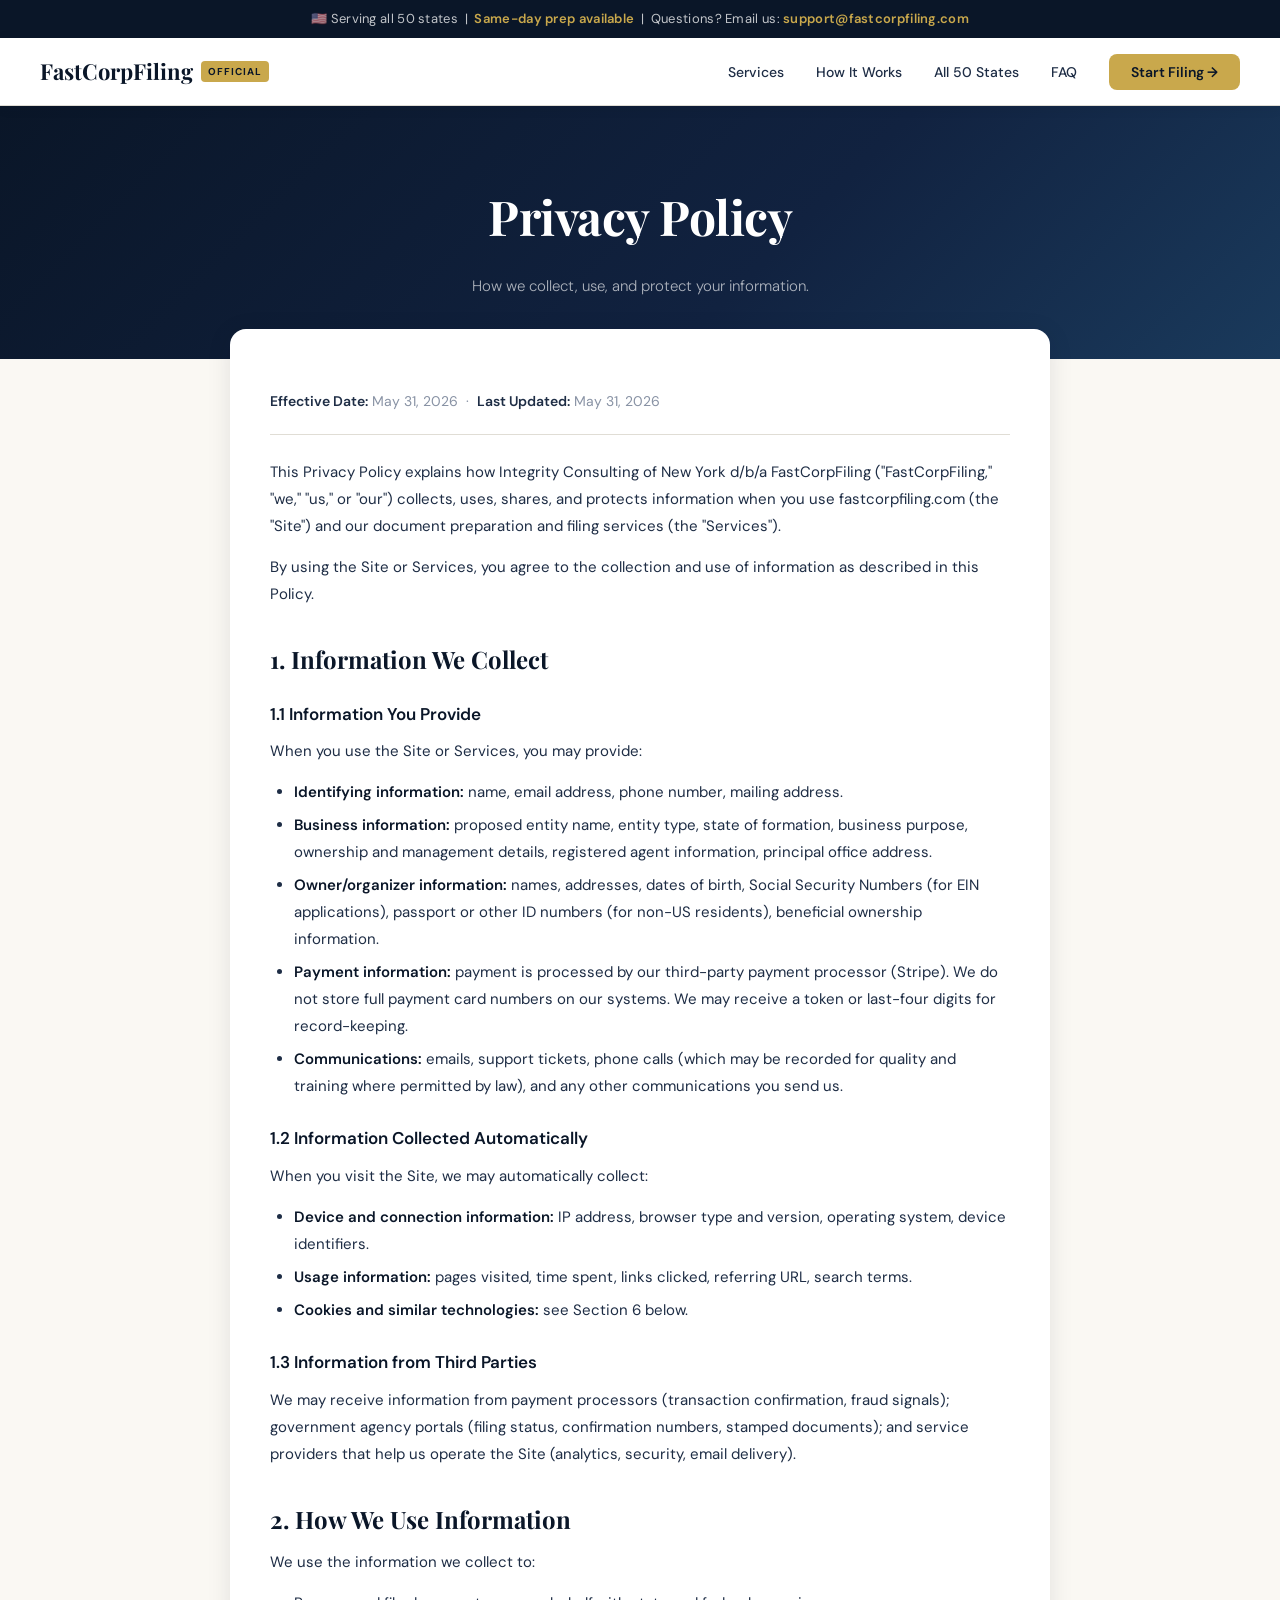
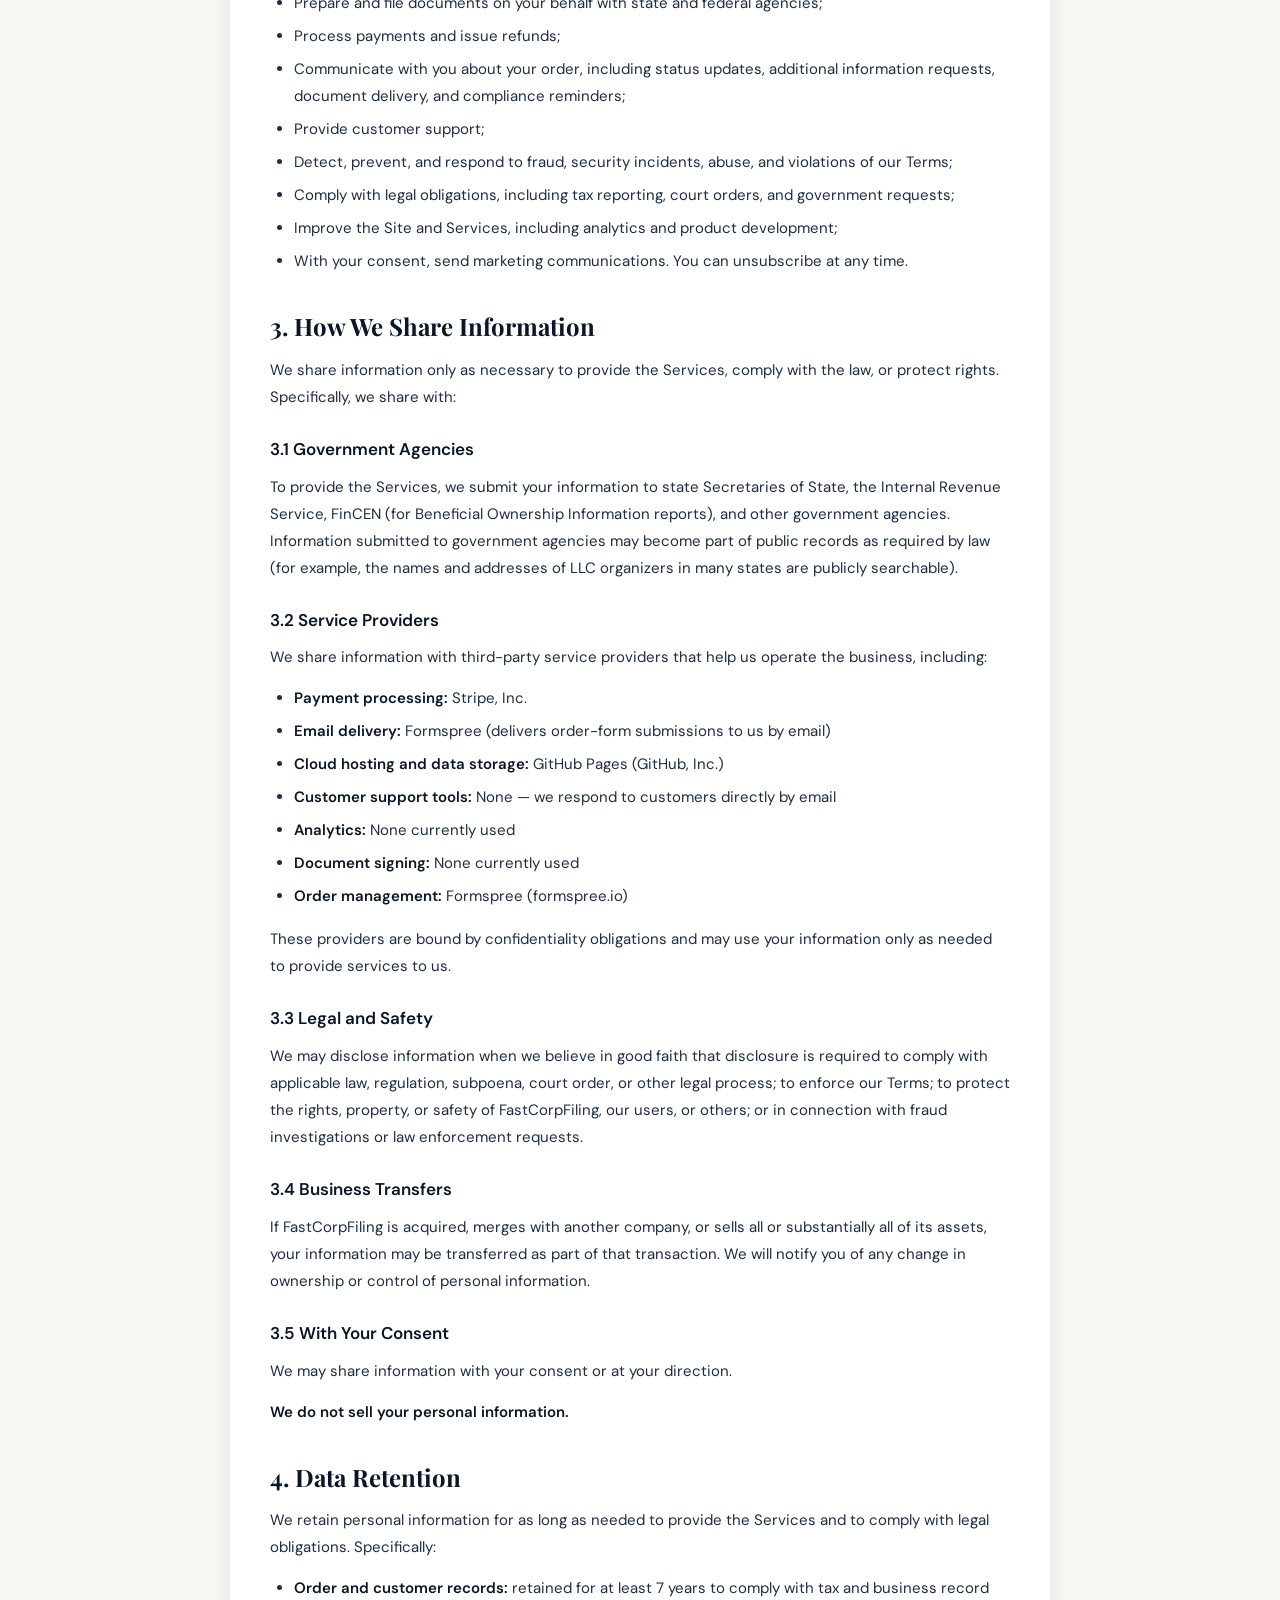
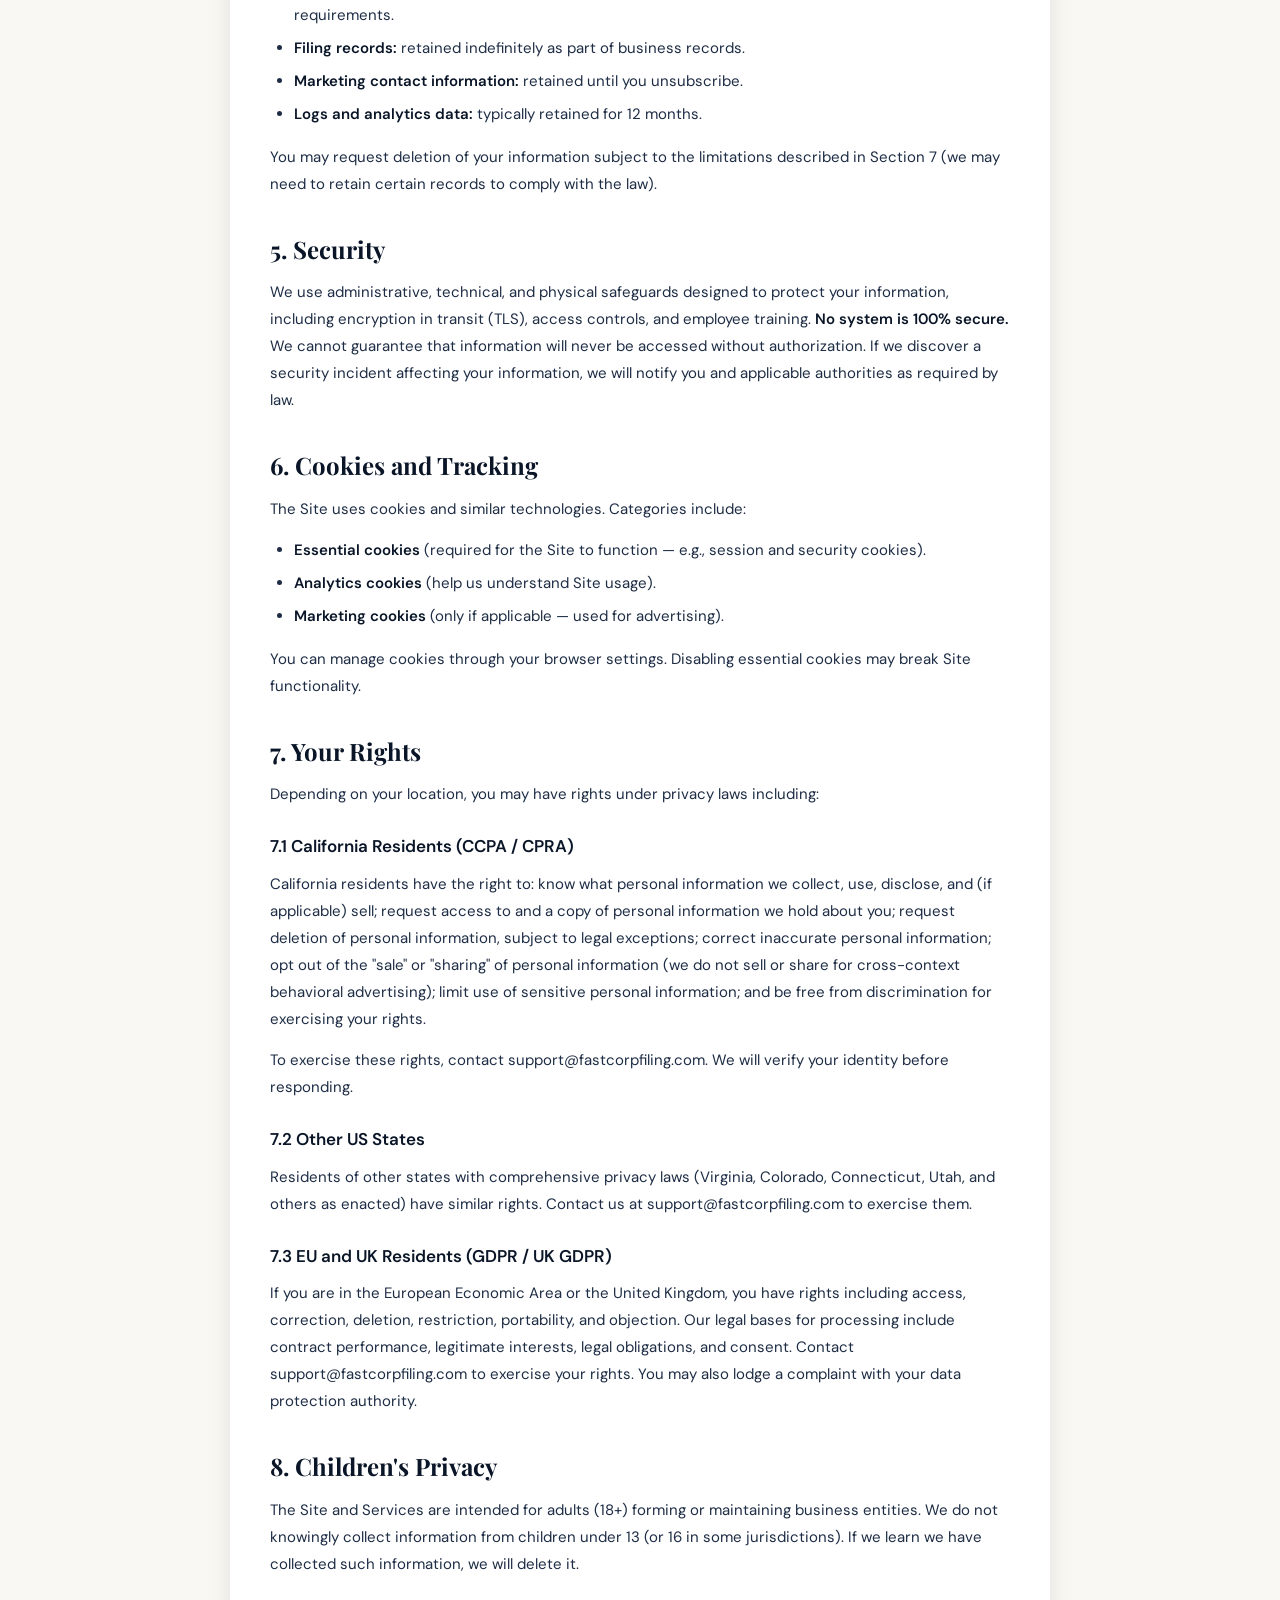
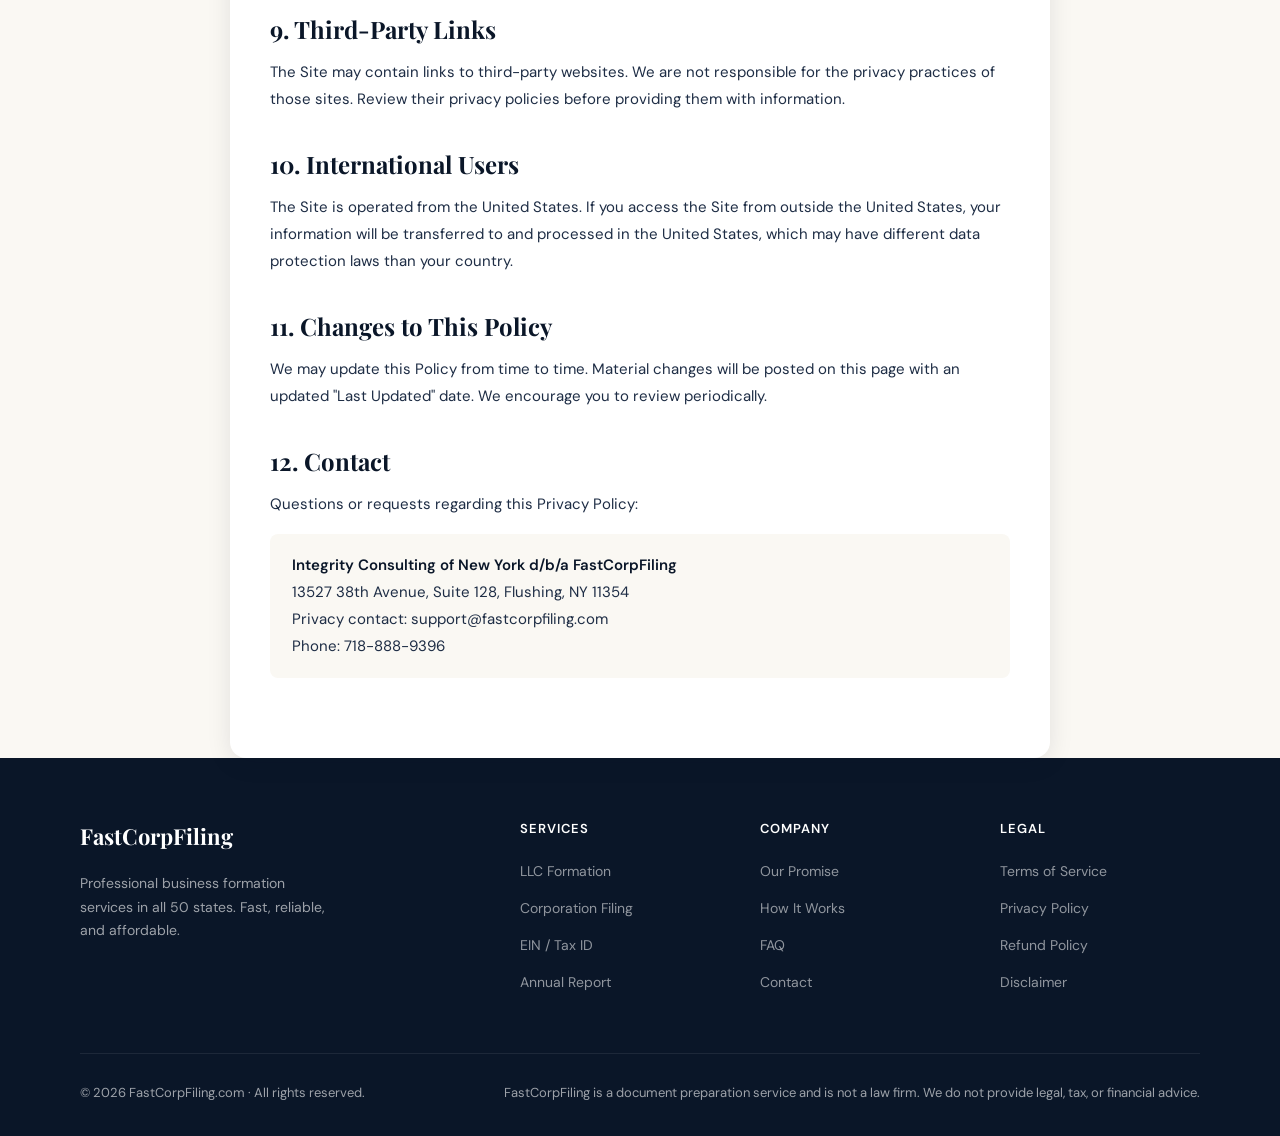
<file: privacy.html>
<!DOCTYPE html>
<html lang="en">
<head>
<meta charset="UTF-8">
<meta name="viewport" content="width=device-width, initial-scale=1.0">
<title>Privacy Policy – FastCorpFiling</title>
<link href="https://fonts.googleapis.com/css2?family=Playfair+Display:wght@600;700&family=DM+Sans:wght@300;400;500;600&display=swap" rel="stylesheet">
<link rel="stylesheet" href="legal.css">
</head>
<body>

<div class="topbar">
  🇺🇸 Serving all 50 states &nbsp;|&nbsp; <span>Same-day prep available</span> &nbsp;|&nbsp; Questions? Email us: <span>support@fastcorpfiling.com</span>
</div>

<nav>
  <a href="index.html" class="logo">
    FastCorpFiling
    <span class="logo-badge">Official</span>
  </a>
  <ul class="nav-links">
    <li><a href="index.html#services">Services</a></li>
    <li><a href="index.html#how">How It Works</a></li>
    <li><a href="index.html#states">All 50 States</a></li>
    <li><a href="index.html#faq">FAQ</a></li>
    <li><a href="index.html#order" class="nav-cta">Start Filing →</a></li>
  </ul>
</nav>

<header class="page-header">
  <h1>Privacy Policy</h1>
  <p>How we collect, use, and protect your information.</p>
</header>

<main class="legal-content">

<p class="meta"><strong>Effective Date:</strong> May 31, 2026 &nbsp;·&nbsp; <strong>Last Updated:</strong> May 31, 2026</p>

<p>This Privacy Policy explains how Integrity Consulting of New York d/b/a FastCorpFiling ("FastCorpFiling," "we," "us," or "our") collects, uses, shares, and protects information when you use fastcorpfiling.com (the "Site") and our document preparation and filing services (the "Services").</p>
<p>By using the Site or Services, you agree to the collection and use of information as described in this Policy.</p>

<h2>1. Information We Collect</h2>
<h3>1.1 Information You Provide</h3>
<p>When you use the Site or Services, you may provide:</p>
<ul>
  <li><strong>Identifying information:</strong> name, email address, phone number, mailing address.</li>
  <li><strong>Business information:</strong> proposed entity name, entity type, state of formation, business purpose, ownership and management details, registered agent information, principal office address.</li>
  <li><strong>Owner/organizer information:</strong> names, addresses, dates of birth, Social Security Numbers (for EIN applications), passport or other ID numbers (for non-US residents), beneficial ownership information.</li>
  <li><strong>Payment information:</strong> payment is processed by our third-party payment processor (Stripe). We do not store full payment card numbers on our systems. We may receive a token or last-four digits for record-keeping.</li>
  <li><strong>Communications:</strong> emails, support tickets, phone calls (which may be recorded for quality and training where permitted by law), and any other communications you send us.</li>
</ul>
<h3>1.2 Information Collected Automatically</h3>
<p>When you visit the Site, we may automatically collect:</p>
<ul>
  <li><strong>Device and connection information:</strong> IP address, browser type and version, operating system, device identifiers.</li>
  <li><strong>Usage information:</strong> pages visited, time spent, links clicked, referring URL, search terms.</li>
  <li><strong>Cookies and similar technologies:</strong> see Section 6 below.</li>
</ul>
<h3>1.3 Information from Third Parties</h3>
<p>We may receive information from payment processors (transaction confirmation, fraud signals); government agency portals (filing status, confirmation numbers, stamped documents); and service providers that help us operate the Site (analytics, security, email delivery).</p>

<h2>2. How We Use Information</h2>
<p>We use the information we collect to:</p>
<ul>
  <li>Prepare and file documents on your behalf with state and federal agencies;</li>
  <li>Process payments and issue refunds;</li>
  <li>Communicate with you about your order, including status updates, additional information requests, document delivery, and compliance reminders;</li>
  <li>Provide customer support;</li>
  <li>Detect, prevent, and respond to fraud, security incidents, abuse, and violations of our Terms;</li>
  <li>Comply with legal obligations, including tax reporting, court orders, and government requests;</li>
  <li>Improve the Site and Services, including analytics and product development;</li>
  <li>With your consent, send marketing communications. You can unsubscribe at any time.</li>
</ul>

<h2>3. How We Share Information</h2>
<p>We share information only as necessary to provide the Services, comply with the law, or protect rights. Specifically, we share with:</p>
<h3>3.1 Government Agencies</h3>
<p>To provide the Services, we submit your information to state Secretaries of State, the Internal Revenue Service, FinCEN (for Beneficial Ownership Information reports), and other government agencies. Information submitted to government agencies may become part of public records as required by law (for example, the names and addresses of LLC organizers in many states are publicly searchable).</p>
<h3>3.2 Service Providers</h3>
<p>We share information with third-party service providers that help us operate the business, including:</p>
<ul>
  <li><strong>Payment processing:</strong> Stripe, Inc.</li>
  <li><strong>Email delivery:</strong> Formspree (delivers order-form submissions to us by email)</li>
  <li><strong>Cloud hosting and data storage:</strong> GitHub Pages (GitHub, Inc.)</li>
  <li><strong>Customer support tools:</strong> None — we respond to customers directly by email</li>
  <li><strong>Analytics:</strong> None currently used</li>
  <li><strong>Document signing:</strong> None currently used</li>
  <li><strong>Order management:</strong> Formspree (formspree.io)</li>
</ul>
<p>These providers are bound by confidentiality obligations and may use your information only as needed to provide services to us.</p>
<h3>3.3 Legal and Safety</h3>
<p>We may disclose information when we believe in good faith that disclosure is required to comply with applicable law, regulation, subpoena, court order, or other legal process; to enforce our Terms; to protect the rights, property, or safety of FastCorpFiling, our users, or others; or in connection with fraud investigations or law enforcement requests.</p>
<h3>3.4 Business Transfers</h3>
<p>If FastCorpFiling is acquired, merges with another company, or sells all or substantially all of its assets, your information may be transferred as part of that transaction. We will notify you of any change in ownership or control of personal information.</p>
<h3>3.5 With Your Consent</h3>
<p>We may share information with your consent or at your direction.</p>
<p><strong>We do not sell your personal information.</strong></p>

<h2>4. Data Retention</h2>
<p>We retain personal information for as long as needed to provide the Services and to comply with legal obligations. Specifically:</p>
<ul>
  <li><strong>Order and customer records:</strong> retained for at least 7 years to comply with tax and business record requirements.</li>
  <li><strong>Filing records:</strong> retained indefinitely as part of business records.</li>
  <li><strong>Marketing contact information:</strong> retained until you unsubscribe.</li>
  <li><strong>Logs and analytics data:</strong> typically retained for 12 months.</li>
</ul>
<p>You may request deletion of your information subject to the limitations described in Section 7 (we may need to retain certain records to comply with the law).</p>

<h2>5. Security</h2>
<p>We use administrative, technical, and physical safeguards designed to protect your information, including encryption in transit (TLS), access controls, and employee training. <strong>No system is 100% secure.</strong> We cannot guarantee that information will never be accessed without authorization. If we discover a security incident affecting your information, we will notify you and applicable authorities as required by law.</p>

<h2>6. Cookies and Tracking</h2>
<p>The Site uses cookies and similar technologies. Categories include:</p>
<ul>
  <li><strong>Essential cookies</strong> (required for the Site to function — e.g., session and security cookies).</li>
  <li><strong>Analytics cookies</strong> (help us understand Site usage).</li>
  <li><strong>Marketing cookies</strong> (only if applicable — used for advertising).</li>
</ul>
<p>You can manage cookies through your browser settings. Disabling essential cookies may break Site functionality.</p>

<h2>7. Your Rights</h2>
<p>Depending on your location, you may have rights under privacy laws including:</p>
<h3>7.1 California Residents (CCPA / CPRA)</h3>
<p>California residents have the right to: know what personal information we collect, use, disclose, and (if applicable) sell; request access to and a copy of personal information we hold about you; request deletion of personal information, subject to legal exceptions; correct inaccurate personal information; opt out of the "sale" or "sharing" of personal information (we do not sell or share for cross-context behavioral advertising); limit use of sensitive personal information; and be free from discrimination for exercising your rights.</p>
<p>To exercise these rights, contact support@fastcorpfiling.com. We will verify your identity before responding.</p>
<h3>7.2 Other US States</h3>
<p>Residents of other states with comprehensive privacy laws (Virginia, Colorado, Connecticut, Utah, and others as enacted) have similar rights. Contact us at support@fastcorpfiling.com to exercise them.</p>
<h3>7.3 EU and UK Residents (GDPR / UK GDPR)</h3>
<p>If you are in the European Economic Area or the United Kingdom, you have rights including access, correction, deletion, restriction, portability, and objection. Our legal bases for processing include contract performance, legitimate interests, legal obligations, and consent. Contact support@fastcorpfiling.com to exercise your rights. You may also lodge a complaint with your data protection authority.</p>

<h2>8. Children's Privacy</h2>
<p>The Site and Services are intended for adults (18+) forming or maintaining business entities. We do not knowingly collect information from children under 13 (or 16 in some jurisdictions). If we learn we have collected such information, we will delete it.</p>

<h2>9. Third-Party Links</h2>
<p>The Site may contain links to third-party websites. We are not responsible for the privacy practices of those sites. Review their privacy policies before providing them with information.</p>

<h2>10. International Users</h2>
<p>The Site is operated from the United States. If you access the Site from outside the United States, your information will be transferred to and processed in the United States, which may have different data protection laws than your country.</p>

<h2>11. Changes to This Policy</h2>
<p>We may update this Policy from time to time. Material changes will be posted on this page with an updated "Last Updated" date. We encourage you to review periodically.</p>

<h2>12. Contact</h2>
<p>Questions or requests regarding this Privacy Policy:</p>
<div class="contact-block">
  <strong>Integrity Consulting of New York d/b/a FastCorpFiling</strong><br>
  13527 38th Avenue, Suite 128, Flushing, NY 11354<br>
  Privacy contact: support@fastcorpfiling.com<br>
  Phone: 718-888-9396
</div>

</main>

<footer>
  <div class="footer-inner">
    <div class="footer-top">
      <div>
        <a href="index.html" class="footer-logo">FastCorpFiling</a>
        <p class="footer-desc">Professional business formation services in all 50 states. Fast, reliable, and affordable.</p>
      </div>
      <div class="footer-col">
        <h4>Services</h4>
        <ul>
          <li><a href="index.html#order">LLC Formation</a></li>
          <li><a href="index.html#order">Corporation Filing</a></li>
          <li><a href="index.html#order">EIN / Tax ID</a></li>
          <li><a href="index.html#order">Annual Report</a></li>
        </ul>
      </div>
      <div class="footer-col">
        <h4>Company</h4>
        <ul>
          <li><a href="index.html#testimonials">Our Promise</a></li>
          <li><a href="index.html#how">How It Works</a></li>
          <li><a href="index.html#faq">FAQ</a></li>
          <li><a href="mailto:support@fastcorpfiling.com">Contact</a></li>
        </ul>
      </div>
      <div class="footer-col">
        <h4>Legal</h4>
        <ul>
          <li><a href="terms.html">Terms of Service</a></li>
          <li><a href="privacy.html">Privacy Policy</a></li>
          <li><a href="refund.html">Refund Policy</a></li>
          <li><a href="disclaimer.html">Disclaimer</a></li>
        </ul>
      </div>
    </div>
    <div class="footer-bottom">
      <span>© 2026 FastCorpFiling.com · All rights reserved.</span>
      <span>FastCorpFiling is a document preparation service and is not a law firm. We do not provide legal, tax, or financial advice.</span>
    </div>
  </div>
</footer>

</body>
</html>
</file>
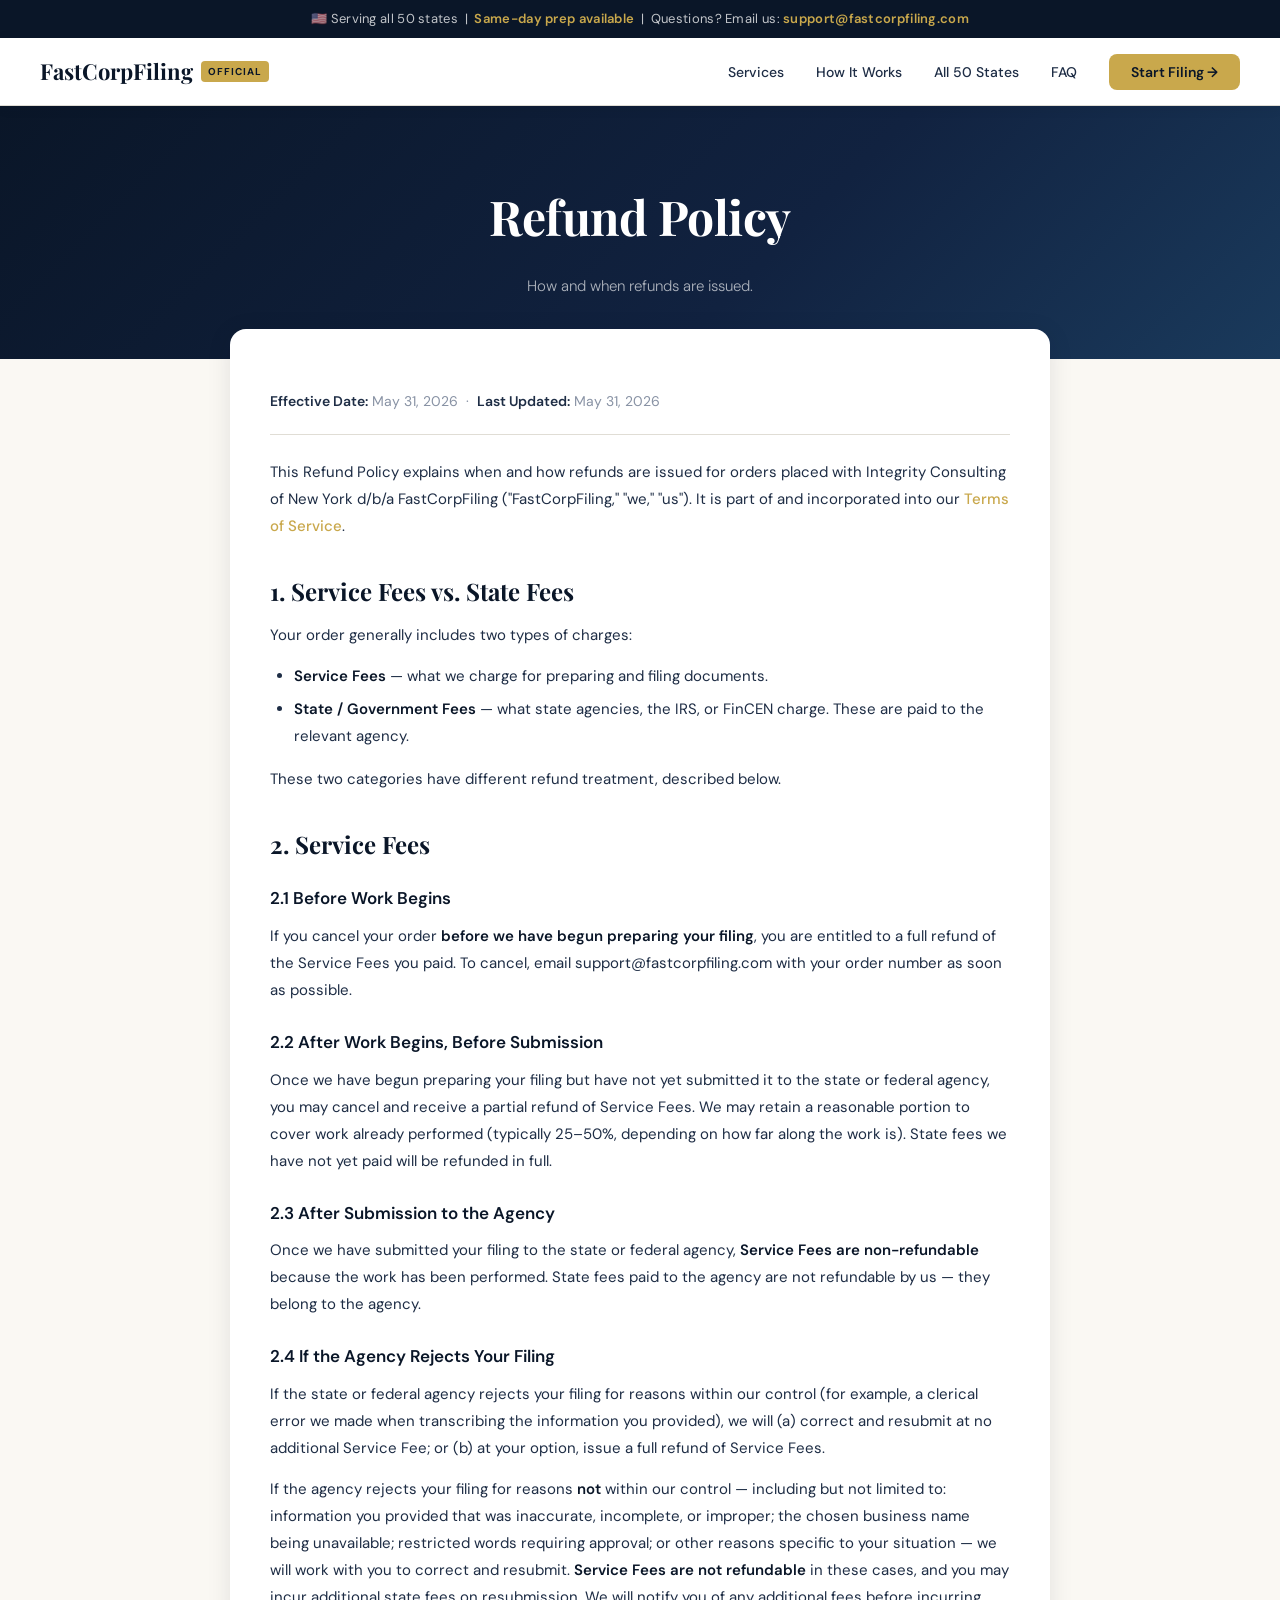
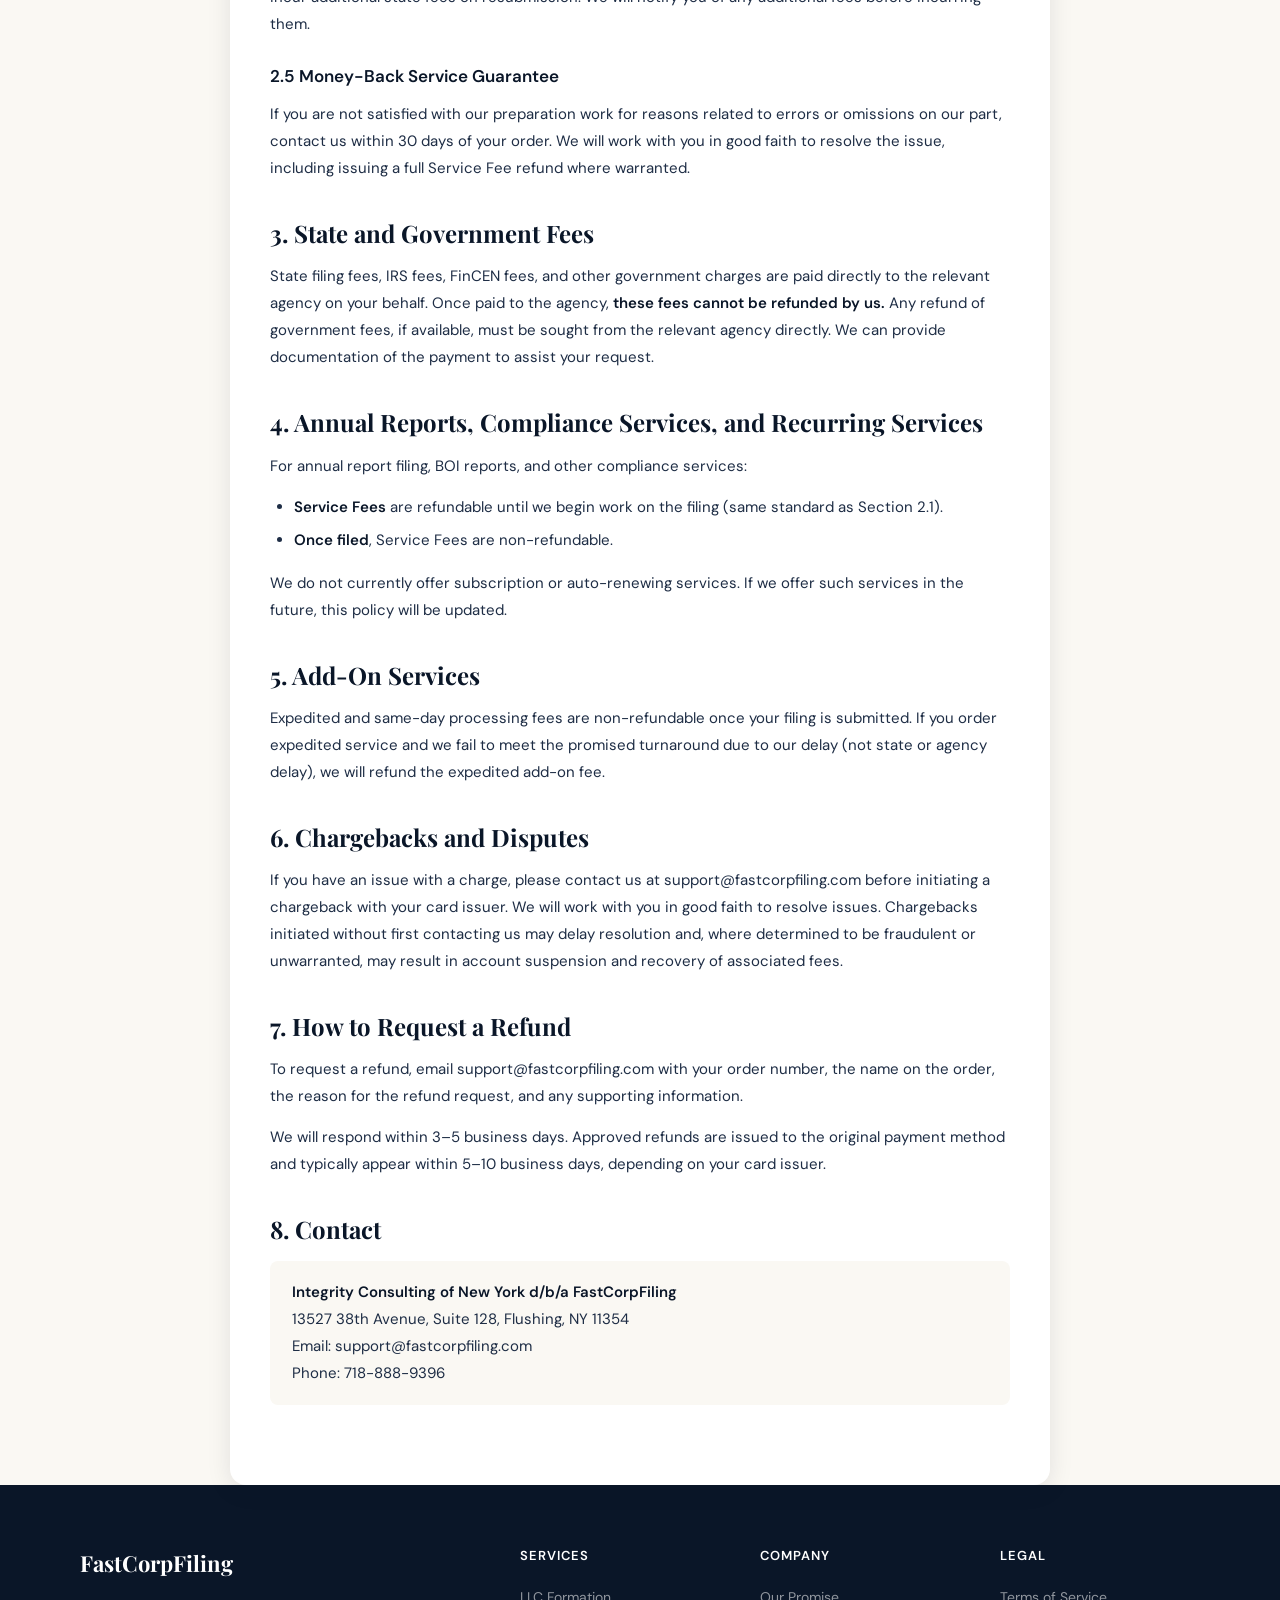
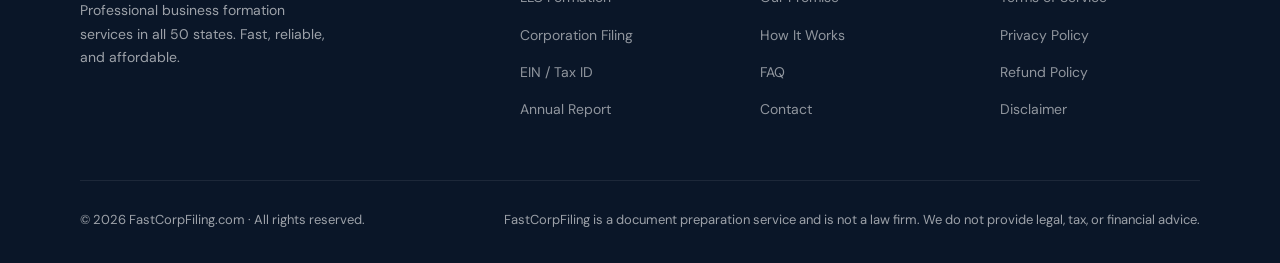
<file: refund.html>
<!DOCTYPE html>
<html lang="en">
<head>
<meta charset="UTF-8">
<meta name="viewport" content="width=device-width, initial-scale=1.0">
<title>Refund Policy – FastCorpFiling</title>
<link href="https://fonts.googleapis.com/css2?family=Playfair+Display:wght@600;700&family=DM+Sans:wght@300;400;500;600&display=swap" rel="stylesheet">
<link rel="stylesheet" href="legal.css">
</head>
<body>

<div class="topbar">
  🇺🇸 Serving all 50 states &nbsp;|&nbsp; <span>Same-day prep available</span> &nbsp;|&nbsp; Questions? Email us: <span>support@fastcorpfiling.com</span>
</div>

<nav>
  <a href="index.html" class="logo">
    FastCorpFiling
    <span class="logo-badge">Official</span>
  </a>
  <ul class="nav-links">
    <li><a href="index.html#services">Services</a></li>
    <li><a href="index.html#how">How It Works</a></li>
    <li><a href="index.html#states">All 50 States</a></li>
    <li><a href="index.html#faq">FAQ</a></li>
    <li><a href="index.html#order" class="nav-cta">Start Filing →</a></li>
  </ul>
</nav>

<header class="page-header">
  <h1>Refund Policy</h1>
  <p>How and when refunds are issued.</p>
</header>

<main class="legal-content">

<p class="meta"><strong>Effective Date:</strong> May 31, 2026 &nbsp;·&nbsp; <strong>Last Updated:</strong> May 31, 2026</p>

<p>This Refund Policy explains when and how refunds are issued for orders placed with Integrity Consulting of New York d/b/a FastCorpFiling ("FastCorpFiling," "we," "us"). It is part of and incorporated into our <a href="terms.html">Terms of Service</a>.</p>

<h2>1. Service Fees vs. State Fees</h2>
<p>Your order generally includes two types of charges:</p>
<ul>
  <li><strong>Service Fees</strong> — what we charge for preparing and filing documents.</li>
  <li><strong>State / Government Fees</strong> — what state agencies, the IRS, or FinCEN charge. These are paid to the relevant agency.</li>
</ul>
<p>These two categories have different refund treatment, described below.</p>

<h2>2. Service Fees</h2>
<h3>2.1 Before Work Begins</h3>
<p>If you cancel your order <strong>before we have begun preparing your filing</strong>, you are entitled to a full refund of the Service Fees you paid. To cancel, email support@fastcorpfiling.com with your order number as soon as possible.</p>
<h3>2.2 After Work Begins, Before Submission</h3>
<p>Once we have begun preparing your filing but have not yet submitted it to the state or federal agency, you may cancel and receive a partial refund of Service Fees. We may retain a reasonable portion to cover work already performed (typically 25–50%, depending on how far along the work is). State fees we have not yet paid will be refunded in full.</p>
<h3>2.3 After Submission to the Agency</h3>
<p>Once we have submitted your filing to the state or federal agency, <strong>Service Fees are non-refundable</strong> because the work has been performed. State fees paid to the agency are not refundable by us — they belong to the agency.</p>
<h3>2.4 If the Agency Rejects Your Filing</h3>
<p>If the state or federal agency rejects your filing for reasons within our control (for example, a clerical error we made when transcribing the information you provided), we will (a) correct and resubmit at no additional Service Fee; or (b) at your option, issue a full refund of Service Fees.</p>
<p>If the agency rejects your filing for reasons <strong>not</strong> within our control — including but not limited to: information you provided that was inaccurate, incomplete, or improper; the chosen business name being unavailable; restricted words requiring approval; or other reasons specific to your situation — we will work with you to correct and resubmit. <strong>Service Fees are not refundable</strong> in these cases, and you may incur additional state fees on resubmission. We will notify you of any additional fees before incurring them.</p>
<h3>2.5 Money-Back Service Guarantee</h3>
<p>If you are not satisfied with our preparation work for reasons related to errors or omissions on our part, contact us within 30 days of your order. We will work with you in good faith to resolve the issue, including issuing a full Service Fee refund where warranted.</p>

<h2>3. State and Government Fees</h2>
<p>State filing fees, IRS fees, FinCEN fees, and other government charges are paid directly to the relevant agency on your behalf. Once paid to the agency, <strong>these fees cannot be refunded by us.</strong> Any refund of government fees, if available, must be sought from the relevant agency directly. We can provide documentation of the payment to assist your request.</p>

<h2>4. Annual Reports, Compliance Services, and Recurring Services</h2>
<p>For annual report filing, BOI reports, and other compliance services:</p>
<ul>
  <li><strong>Service Fees</strong> are refundable until we begin work on the filing (same standard as Section 2.1).</li>
  <li><strong>Once filed</strong>, Service Fees are non-refundable.</li>
</ul>
<p>We do not currently offer subscription or auto-renewing services. If we offer such services in the future, this policy will be updated.</p>

<h2>5. Add-On Services</h2>
<p>Expedited and same-day processing fees are non-refundable once your filing is submitted. If you order expedited service and we fail to meet the promised turnaround due to our delay (not state or agency delay), we will refund the expedited add-on fee.</p>

<h2>6. Chargebacks and Disputes</h2>
<p>If you have an issue with a charge, please contact us at support@fastcorpfiling.com before initiating a chargeback with your card issuer. We will work with you in good faith to resolve issues. Chargebacks initiated without first contacting us may delay resolution and, where determined to be fraudulent or unwarranted, may result in account suspension and recovery of associated fees.</p>

<h2>7. How to Request a Refund</h2>
<p>To request a refund, email support@fastcorpfiling.com with your order number, the name on the order, the reason for the refund request, and any supporting information.</p>
<p>We will respond within 3–5 business days. Approved refunds are issued to the original payment method and typically appear within 5–10 business days, depending on your card issuer.</p>

<h2>8. Contact</h2>
<div class="contact-block">
  <strong>Integrity Consulting of New York d/b/a FastCorpFiling</strong><br>
  13527 38th Avenue, Suite 128, Flushing, NY 11354<br>
  Email: support@fastcorpfiling.com<br>
  Phone: 718-888-9396
</div>

</main>

<footer>
  <div class="footer-inner">
    <div class="footer-top">
      <div>
        <a href="index.html" class="footer-logo">FastCorpFiling</a>
        <p class="footer-desc">Professional business formation services in all 50 states. Fast, reliable, and affordable.</p>
      </div>
      <div class="footer-col">
        <h4>Services</h4>
        <ul>
          <li><a href="index.html#order">LLC Formation</a></li>
          <li><a href="index.html#order">Corporation Filing</a></li>
          <li><a href="index.html#order">EIN / Tax ID</a></li>
          <li><a href="index.html#order">Annual Report</a></li>
        </ul>
      </div>
      <div class="footer-col">
        <h4>Company</h4>
        <ul>
          <li><a href="index.html#testimonials">Our Promise</a></li>
          <li><a href="index.html#how">How It Works</a></li>
          <li><a href="index.html#faq">FAQ</a></li>
          <li><a href="mailto:support@fastcorpfiling.com">Contact</a></li>
        </ul>
      </div>
      <div class="footer-col">
        <h4>Legal</h4>
        <ul>
          <li><a href="terms.html">Terms of Service</a></li>
          <li><a href="privacy.html">Privacy Policy</a></li>
          <li><a href="refund.html">Refund Policy</a></li>
          <li><a href="disclaimer.html">Disclaimer</a></li>
        </ul>
      </div>
    </div>
    <div class="footer-bottom">
      <span>© 2026 FastCorpFiling.com · All rights reserved.</span>
      <span>FastCorpFiling is a document preparation service and is not a law firm. We do not provide legal, tax, or financial advice.</span>
    </div>
  </div>
</footer>

</body>
</html>
</file>
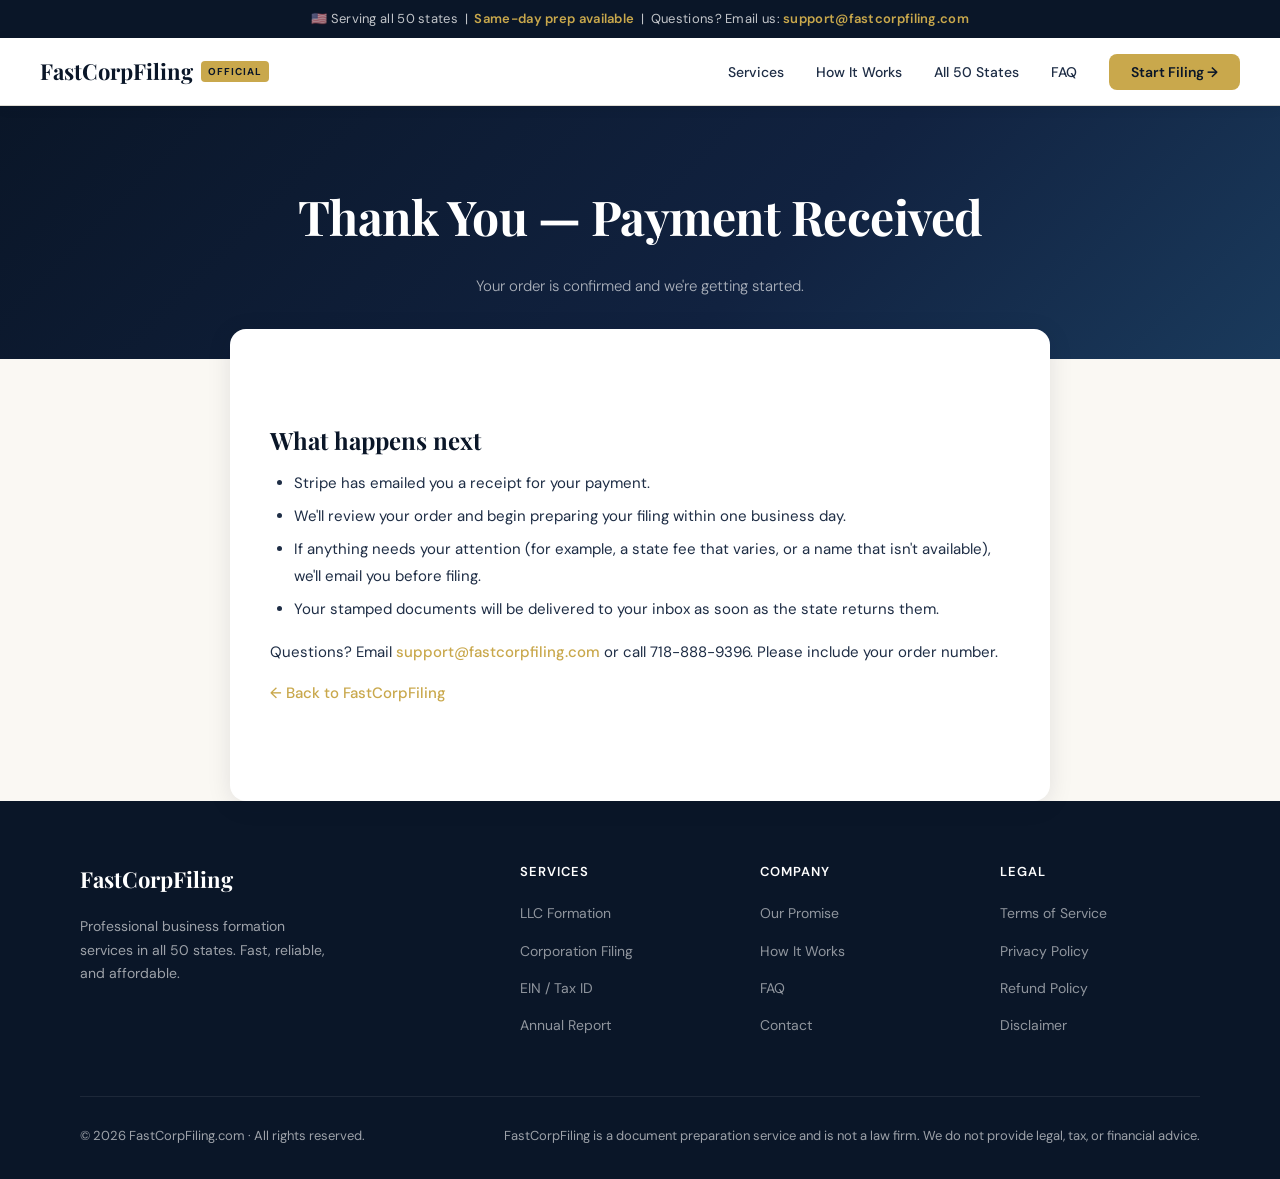
<file: success.html>
<!DOCTYPE html>
<html lang="en">
<head>
<meta charset="UTF-8">
<meta name="viewport" content="width=device-width, initial-scale=1.0">
<title>Payment Received – FastCorpFiling</title>
<meta name="robots" content="noindex">
<link href="https://fonts.googleapis.com/css2?family=Playfair+Display:wght@600;700&family=DM+Sans:wght@300;400;500;600&display=swap" rel="stylesheet">
<link rel="stylesheet" href="legal.css">
</head>
<body>

<div class="topbar">
  🇺🇸 Serving all 50 states &nbsp;|&nbsp; <span>Same-day prep available</span> &nbsp;|&nbsp; Questions? Email us: <span>support@fastcorpfiling.com</span>
</div>

<nav>
  <a href="index.html" class="logo">
    FastCorpFiling
    <span class="logo-badge">Official</span>
  </a>
  <ul class="nav-links">
    <li><a href="index.html#services">Services</a></li>
    <li><a href="index.html#how">How It Works</a></li>
    <li><a href="index.html#states">All 50 States</a></li>
    <li><a href="index.html#faq">FAQ</a></li>
    <li><a href="index.html#order" class="nav-cta">Start Filing →</a></li>
  </ul>
</nav>

<header class="page-header">
  <h1 id="title">Thank You — Payment Received</h1>
  <p id="subtitle">Your order is confirmed and we're getting started.</p>
</header>

<main class="legal-content">

<div class="contact-block" id="details" style="display:none"></div>

<h2>What happens next</h2>
<ul>
  <li>Stripe has emailed you a receipt for your payment.</li>
  <li>We'll review your order and begin preparing your filing within one business day.</li>
  <li>If anything needs your attention (for example, a state fee that varies, or a name that isn't available), we'll email you before filing.</li>
  <li>Your stamped documents will be delivered to your inbox as soon as the state returns them.</li>
</ul>

<p>Questions? Email <a href="mailto:support@fastcorpfiling.com">support@fastcorpfiling.com</a> or call 718-888-9396. Please include your order number.</p>

<p><a href="index.html">← Back to FastCorpFiling</a></p>

</main>

<script>
  // Same Worker URL as in index.html (leave empty to skip the payment lookup).
  const CHECKOUT_API = '';
  const id = new URLSearchParams(location.search).get('session_id');
  if (CHECKOUT_API && id) {
    fetch(CHECKOUT_API.replace(/\/$/, '') + '/session?id=' + encodeURIComponent(id))
      .then(r => r.ok ? r.json() : null)
      .then(s => {
        if (!s) return;
        const box = document.getElementById('details');
        if (!s.paid) {
          document.getElementById('title').textContent = 'Payment Processing';
          document.getElementById('subtitle').textContent = "We'll email you as soon as your payment is confirmed.";
        }
        const amt = typeof s.amountTotal === 'number' ? '$' + (s.amountTotal / 100).toFixed(2) : '';
        box.textContent = '';
        if (s.orderRef) { const b = document.createElement('div'); b.innerHTML = '<strong>Order number:</strong> '; b.append(s.orderRef); box.append(b); }
        if (amt) { const b = document.createElement('div'); b.innerHTML = '<strong>Amount paid:</strong> '; b.append(amt); box.append(b); }
        if (box.childNodes.length) box.style.display = 'block';
      })
      .catch(() => {});
  }
</script>


<footer>
  <div class="footer-inner">
    <div class="footer-top">
      <div>
        <a href="index.html" class="footer-logo">FastCorpFiling</a>
        <p class="footer-desc">Professional business formation services in all 50 states. Fast, reliable, and affordable.</p>
      </div>
      <div class="footer-col">
        <h4>Services</h4>
        <ul>
          <li><a href="index.html#order">LLC Formation</a></li>
          <li><a href="index.html#order">Corporation Filing</a></li>
          <li><a href="index.html#order">EIN / Tax ID</a></li>
          <li><a href="index.html#order">Annual Report</a></li>
        </ul>
      </div>
      <div class="footer-col">
        <h4>Company</h4>
        <ul>
          <li><a href="index.html#testimonials">Our Promise</a></li>
          <li><a href="index.html#how">How It Works</a></li>
          <li><a href="index.html#faq">FAQ</a></li>
          <li><a href="mailto:support@fastcorpfiling.com">Contact</a></li>
        </ul>
      </div>
      <div class="footer-col">
        <h4>Legal</h4>
        <ul>
          <li><a href="terms.html">Terms of Service</a></li>
          <li><a href="privacy.html">Privacy Policy</a></li>
          <li><a href="refund.html">Refund Policy</a></li>
          <li><a href="disclaimer.html">Disclaimer</a></li>
        </ul>
      </div>
    </div>
    <div class="footer-bottom">
      <span>© 2026 FastCorpFiling.com · All rights reserved.</span>
      <span>FastCorpFiling is a document preparation service and is not a law firm. We do not provide legal, tax, or financial advice.</span>
    </div>
  </div>
</footer>

</body>
</html>
</file>
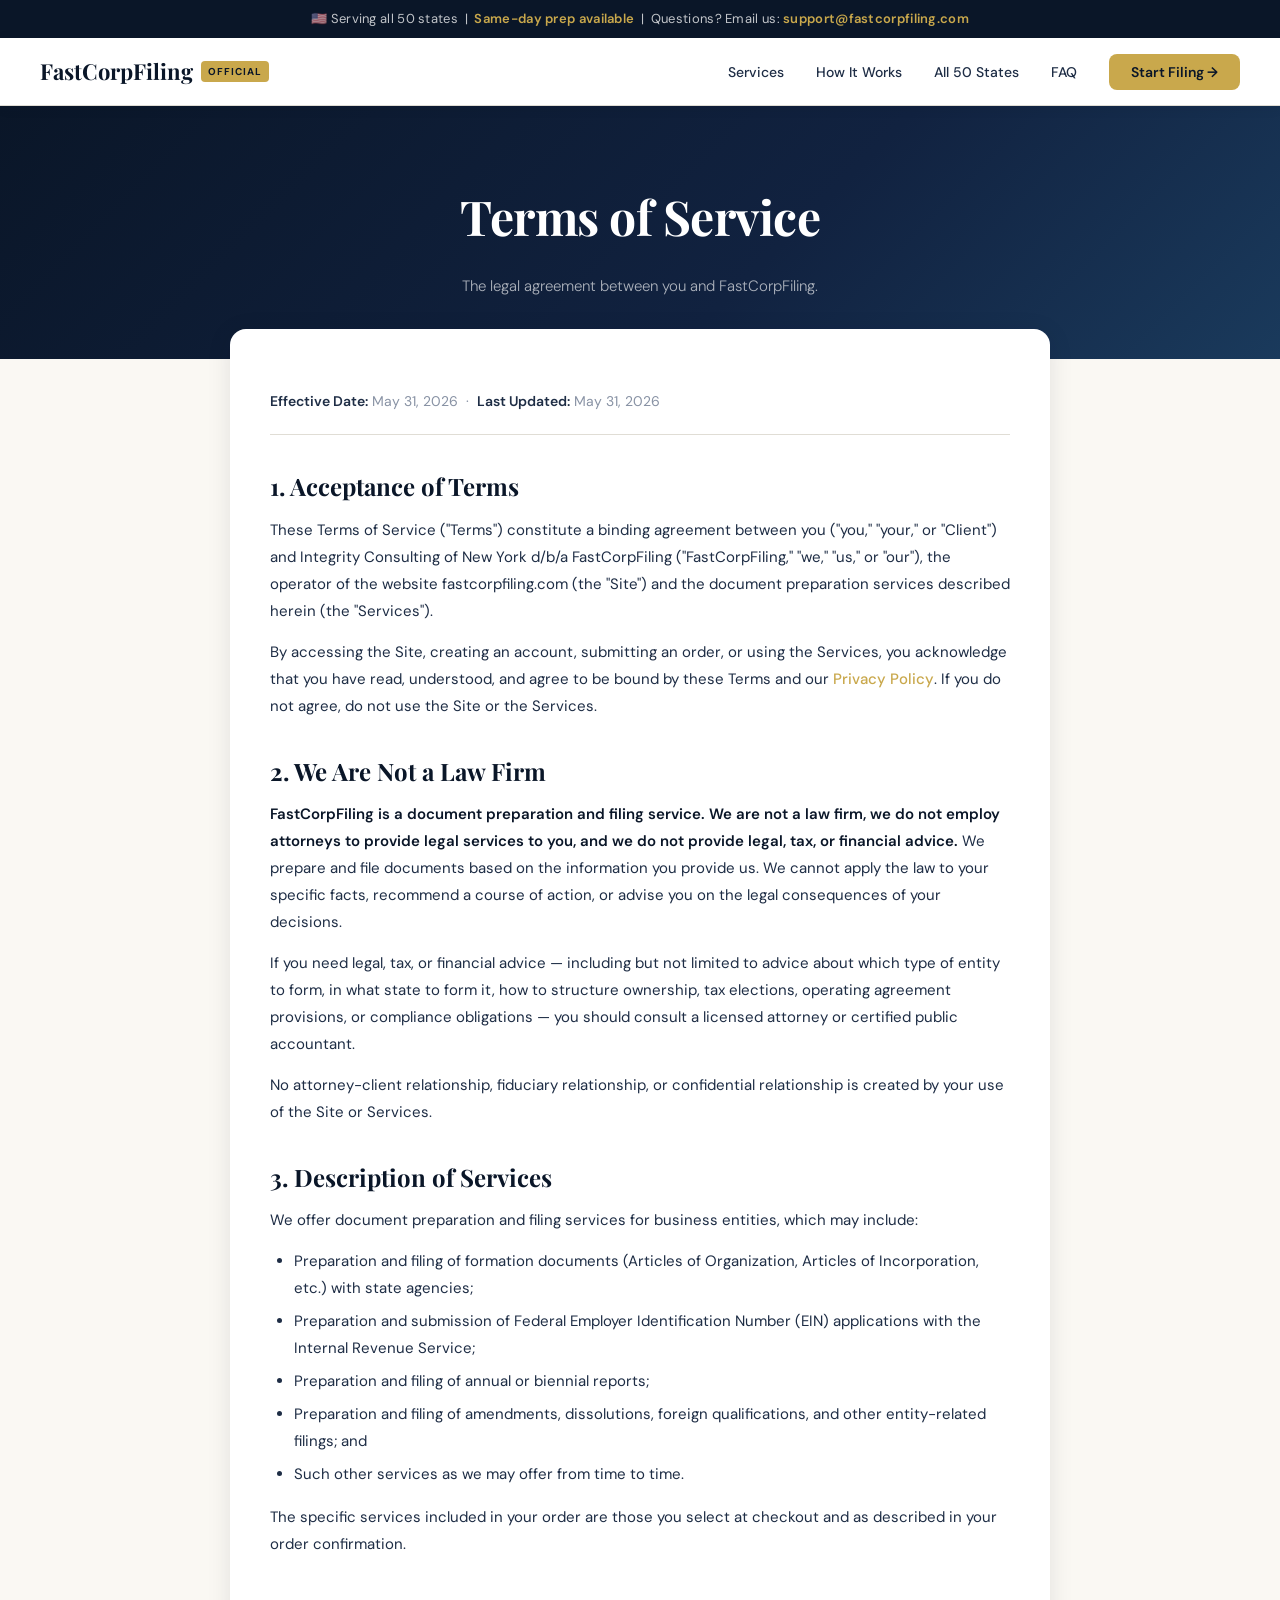
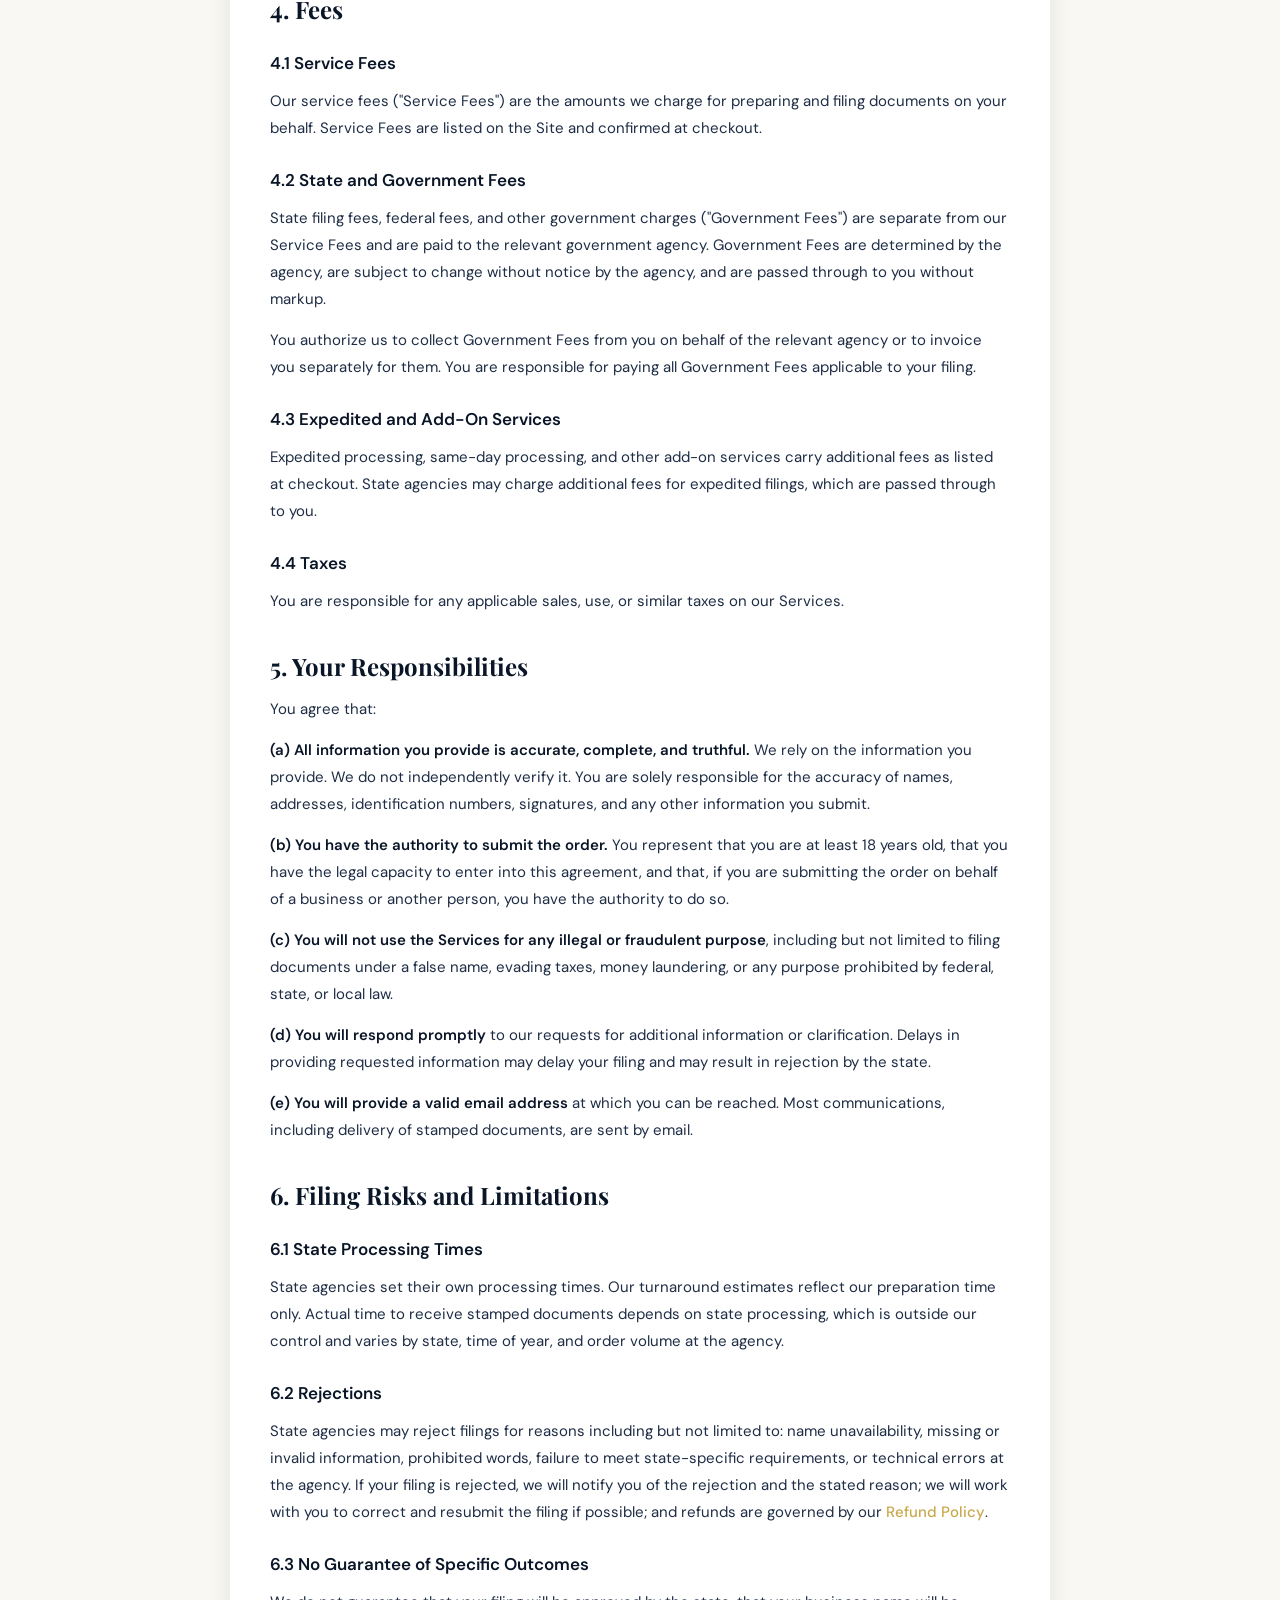
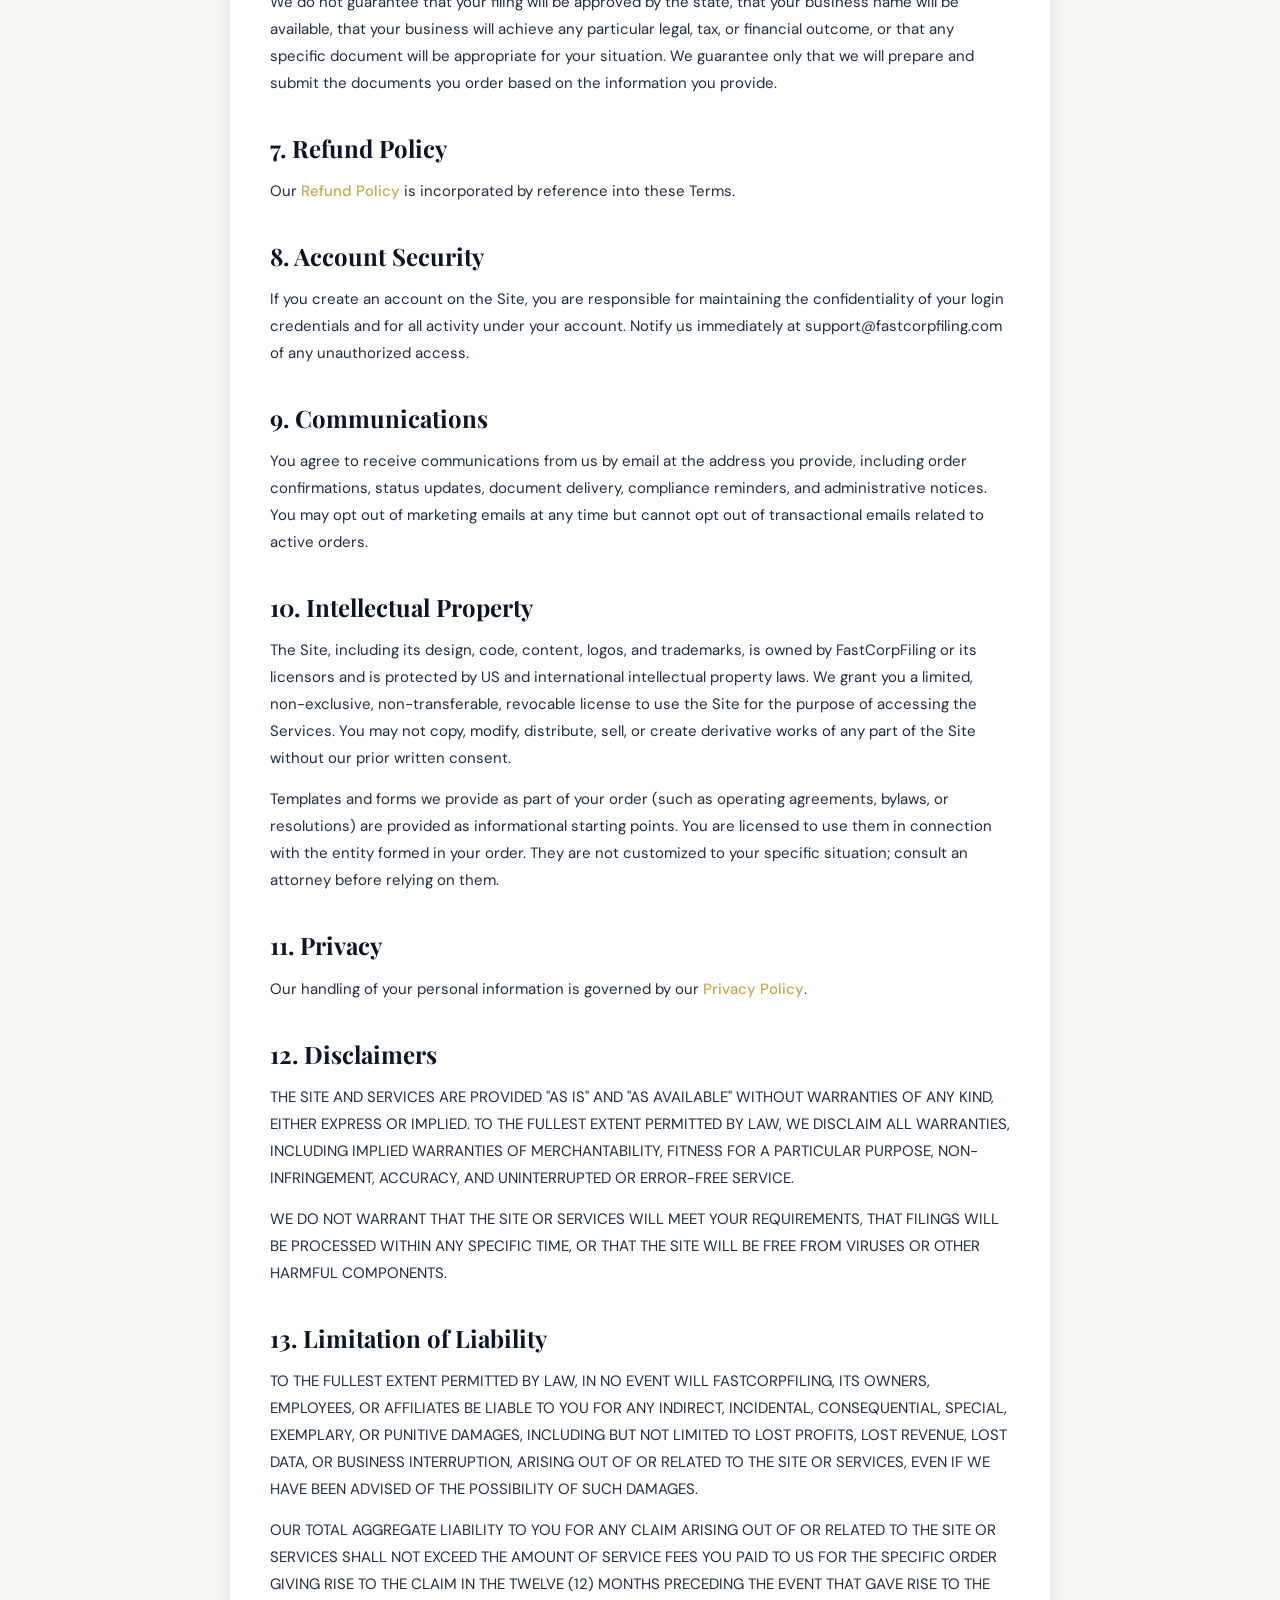
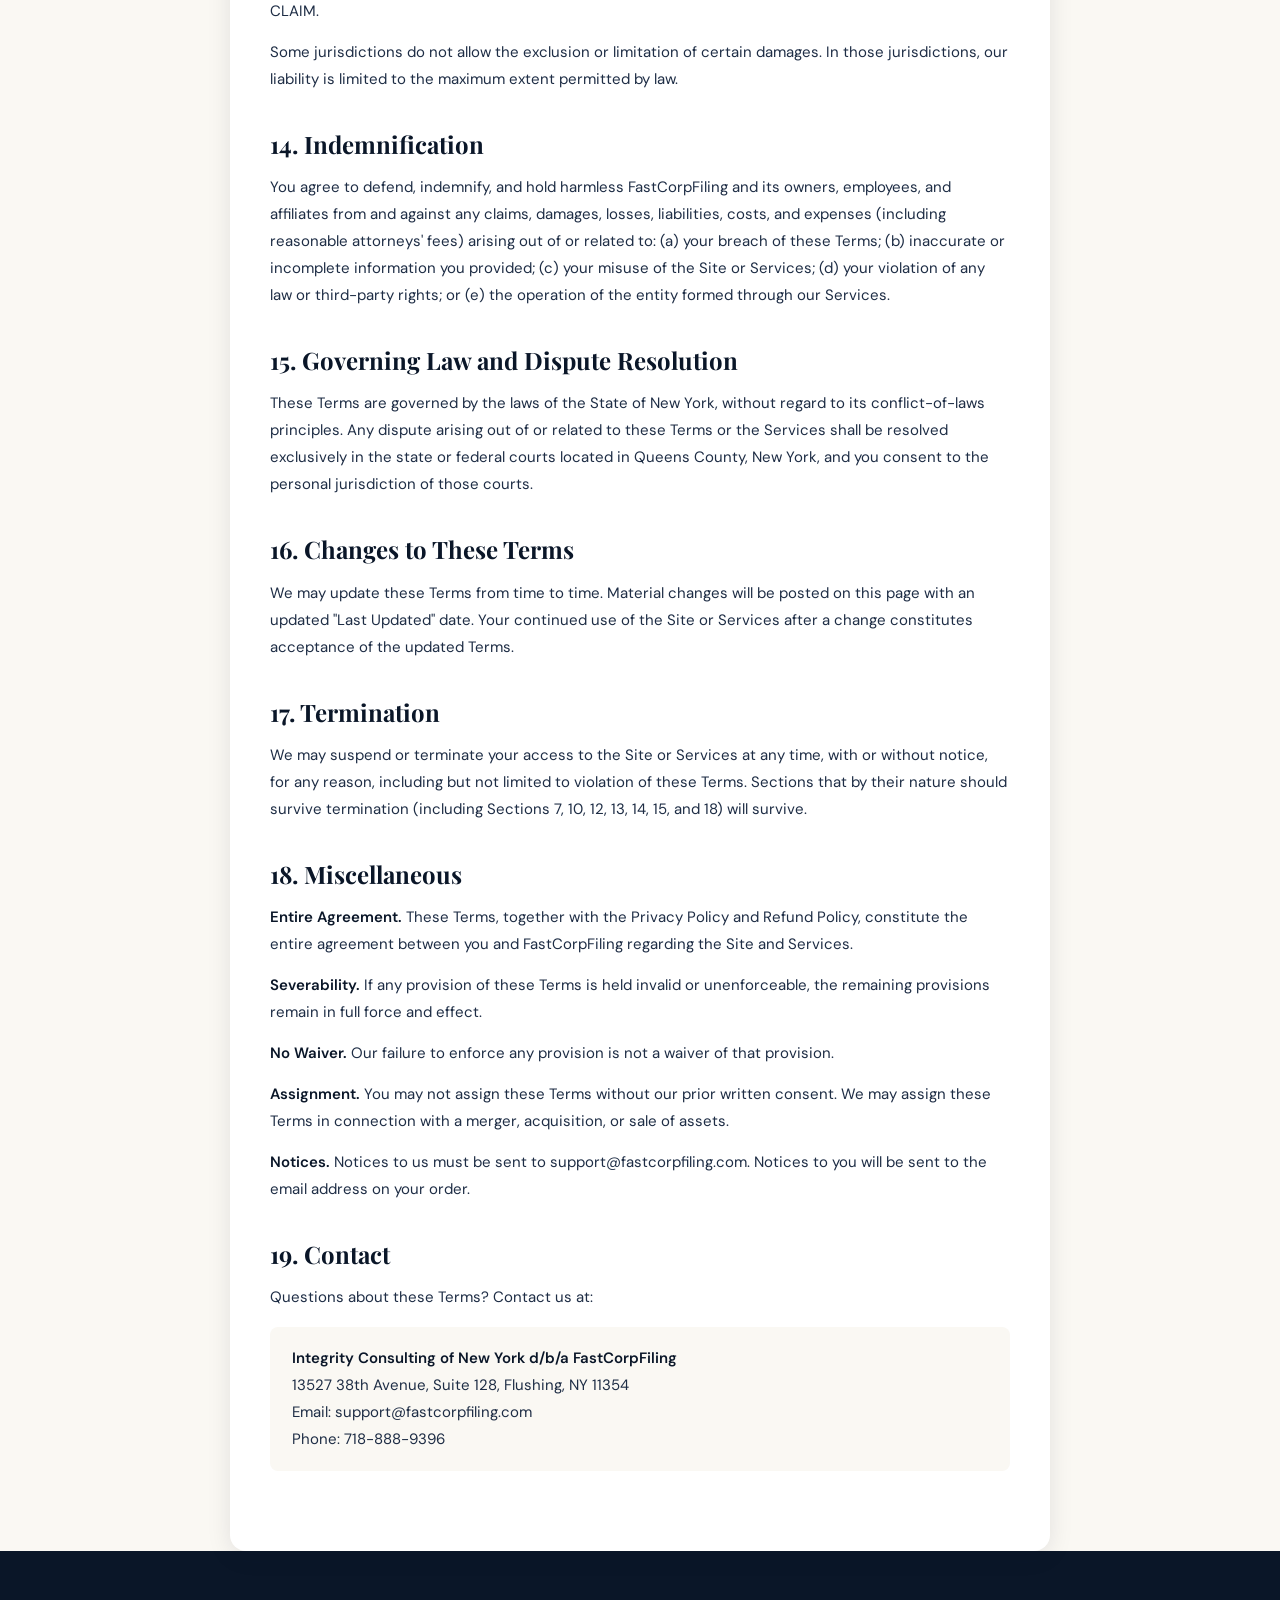
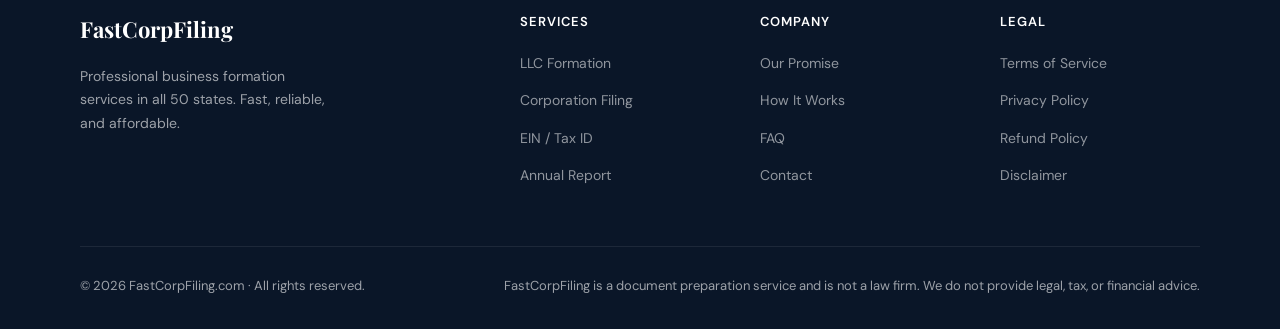
<file: terms.html>
<!DOCTYPE html>
<html lang="en">
<head>
<meta charset="UTF-8">
<meta name="viewport" content="width=device-width, initial-scale=1.0">
<title>Terms of Service – FastCorpFiling</title>
<link href="https://fonts.googleapis.com/css2?family=Playfair+Display:wght@600;700&family=DM+Sans:wght@300;400;500;600&display=swap" rel="stylesheet">
<link rel="stylesheet" href="legal.css">
</head>
<body>

<div class="topbar">
  🇺🇸 Serving all 50 states &nbsp;|&nbsp; <span>Same-day prep available</span> &nbsp;|&nbsp; Questions? Email us: <span>support@fastcorpfiling.com</span>
</div>

<nav>
  <a href="index.html" class="logo">
    FastCorpFiling
    <span class="logo-badge">Official</span>
  </a>
  <ul class="nav-links">
    <li><a href="index.html#services">Services</a></li>
    <li><a href="index.html#how">How It Works</a></li>
    <li><a href="index.html#states">All 50 States</a></li>
    <li><a href="index.html#faq">FAQ</a></li>
    <li><a href="index.html#order" class="nav-cta">Start Filing →</a></li>
  </ul>
</nav>

<header class="page-header">
  <h1>Terms of Service</h1>
  <p>The legal agreement between you and FastCorpFiling.</p>
</header>

<main class="legal-content">

<p class="meta"><strong>Effective Date:</strong> May 31, 2026 &nbsp;·&nbsp; <strong>Last Updated:</strong> May 31, 2026</p>

<h2>1. Acceptance of Terms</h2>
<p>These Terms of Service ("Terms") constitute a binding agreement between you ("you," "your," or "Client") and Integrity Consulting of New York d/b/a FastCorpFiling ("FastCorpFiling," "we," "us," or "our"), the operator of the website fastcorpfiling.com (the "Site") and the document preparation services described herein (the "Services").</p>
<p>By accessing the Site, creating an account, submitting an order, or using the Services, you acknowledge that you have read, understood, and agree to be bound by these Terms and our <a href="privacy.html">Privacy Policy</a>. If you do not agree, do not use the Site or the Services.</p>

<h2>2. We Are Not a Law Firm</h2>
<p><strong>FastCorpFiling is a document preparation and filing service. We are not a law firm, we do not employ attorneys to provide legal services to you, and we do not provide legal, tax, or financial advice.</strong> We prepare and file documents based on the information you provide us. We cannot apply the law to your specific facts, recommend a course of action, or advise you on the legal consequences of your decisions.</p>
<p>If you need legal, tax, or financial advice — including but not limited to advice about which type of entity to form, in what state to form it, how to structure ownership, tax elections, operating agreement provisions, or compliance obligations — you should consult a licensed attorney or certified public accountant.</p>
<p>No attorney-client relationship, fiduciary relationship, or confidential relationship is created by your use of the Site or Services.</p>

<h2>3. Description of Services</h2>
<p>We offer document preparation and filing services for business entities, which may include:</p>
<ul>
  <li>Preparation and filing of formation documents (Articles of Organization, Articles of Incorporation, etc.) with state agencies;</li>
  <li>Preparation and submission of Federal Employer Identification Number (EIN) applications with the Internal Revenue Service;</li>
  <li>Preparation and filing of annual or biennial reports;</li>
  <li>Preparation and filing of amendments, dissolutions, foreign qualifications, and other entity-related filings; and</li>
  <li>Such other services as we may offer from time to time.</li>
</ul>
<p>The specific services included in your order are those you select at checkout and as described in your order confirmation.</p>

<h2>4. Fees</h2>
<h3>4.1 Service Fees</h3>
<p>Our service fees ("Service Fees") are the amounts we charge for preparing and filing documents on your behalf. Service Fees are listed on the Site and confirmed at checkout.</p>
<h3>4.2 State and Government Fees</h3>
<p>State filing fees, federal fees, and other government charges ("Government Fees") are separate from our Service Fees and are paid to the relevant government agency. Government Fees are determined by the agency, are subject to change without notice by the agency, and are passed through to you without markup.</p>
<p>You authorize us to collect Government Fees from you on behalf of the relevant agency or to invoice you separately for them. You are responsible for paying all Government Fees applicable to your filing.</p>
<h3>4.3 Expedited and Add-On Services</h3>
<p>Expedited processing, same-day processing, and other add-on services carry additional fees as listed at checkout. State agencies may charge additional fees for expedited filings, which are passed through to you.</p>
<h3>4.4 Taxes</h3>
<p>You are responsible for any applicable sales, use, or similar taxes on our Services.</p>

<h2>5. Your Responsibilities</h2>
<p>You agree that:</p>
<p><strong>(a) All information you provide is accurate, complete, and truthful.</strong> We rely on the information you provide. We do not independently verify it. You are solely responsible for the accuracy of names, addresses, identification numbers, signatures, and any other information you submit.</p>
<p><strong>(b) You have the authority to submit the order.</strong> You represent that you are at least 18 years old, that you have the legal capacity to enter into this agreement, and that, if you are submitting the order on behalf of a business or another person, you have the authority to do so.</p>
<p><strong>(c) You will not use the Services for any illegal or fraudulent purpose</strong>, including but not limited to filing documents under a false name, evading taxes, money laundering, or any purpose prohibited by federal, state, or local law.</p>
<p><strong>(d) You will respond promptly</strong> to our requests for additional information or clarification. Delays in providing requested information may delay your filing and may result in rejection by the state.</p>
<p><strong>(e) You will provide a valid email address</strong> at which you can be reached. Most communications, including delivery of stamped documents, are sent by email.</p>

<h2>6. Filing Risks and Limitations</h2>
<h3>6.1 State Processing Times</h3>
<p>State agencies set their own processing times. Our turnaround estimates reflect our preparation time only. Actual time to receive stamped documents depends on state processing, which is outside our control and varies by state, time of year, and order volume at the agency.</p>
<h3>6.2 Rejections</h3>
<p>State agencies may reject filings for reasons including but not limited to: name unavailability, missing or invalid information, prohibited words, failure to meet state-specific requirements, or technical errors at the agency. If your filing is rejected, we will notify you of the rejection and the stated reason; we will work with you to correct and resubmit the filing if possible; and refunds are governed by our <a href="refund.html">Refund Policy</a>.</p>
<h3>6.3 No Guarantee of Specific Outcomes</h3>
<p>We do not guarantee that your filing will be approved by the state, that your business name will be available, that your business will achieve any particular legal, tax, or financial outcome, or that any specific document will be appropriate for your situation. We guarantee only that we will prepare and submit the documents you order based on the information you provide.</p>

<h2>7. Refund Policy</h2>
<p>Our <a href="refund.html">Refund Policy</a> is incorporated by reference into these Terms.</p>

<h2>8. Account Security</h2>
<p>If you create an account on the Site, you are responsible for maintaining the confidentiality of your login credentials and for all activity under your account. Notify us immediately at support@fastcorpfiling.com of any unauthorized access.</p>

<h2>9. Communications</h2>
<p>You agree to receive communications from us by email at the address you provide, including order confirmations, status updates, document delivery, compliance reminders, and administrative notices. You may opt out of marketing emails at any time but cannot opt out of transactional emails related to active orders.</p>

<h2>10. Intellectual Property</h2>
<p>The Site, including its design, code, content, logos, and trademarks, is owned by FastCorpFiling or its licensors and is protected by US and international intellectual property laws. We grant you a limited, non-exclusive, non-transferable, revocable license to use the Site for the purpose of accessing the Services. You may not copy, modify, distribute, sell, or create derivative works of any part of the Site without our prior written consent.</p>
<p>Templates and forms we provide as part of your order (such as operating agreements, bylaws, or resolutions) are provided as informational starting points. You are licensed to use them in connection with the entity formed in your order. They are not customized to your specific situation; consult an attorney before relying on them.</p>

<h2>11. Privacy</h2>
<p>Our handling of your personal information is governed by our <a href="privacy.html">Privacy Policy</a>.</p>

<h2>12. Disclaimers</h2>
<p>THE SITE AND SERVICES ARE PROVIDED "AS IS" AND "AS AVAILABLE" WITHOUT WARRANTIES OF ANY KIND, EITHER EXPRESS OR IMPLIED. TO THE FULLEST EXTENT PERMITTED BY LAW, WE DISCLAIM ALL WARRANTIES, INCLUDING IMPLIED WARRANTIES OF MERCHANTABILITY, FITNESS FOR A PARTICULAR PURPOSE, NON-INFRINGEMENT, ACCURACY, AND UNINTERRUPTED OR ERROR-FREE SERVICE.</p>
<p>WE DO NOT WARRANT THAT THE SITE OR SERVICES WILL MEET YOUR REQUIREMENTS, THAT FILINGS WILL BE PROCESSED WITHIN ANY SPECIFIC TIME, OR THAT THE SITE WILL BE FREE FROM VIRUSES OR OTHER HARMFUL COMPONENTS.</p>

<h2>13. Limitation of Liability</h2>
<p>TO THE FULLEST EXTENT PERMITTED BY LAW, IN NO EVENT WILL FASTCORPFILING, ITS OWNERS, EMPLOYEES, OR AFFILIATES BE LIABLE TO YOU FOR ANY INDIRECT, INCIDENTAL, CONSEQUENTIAL, SPECIAL, EXEMPLARY, OR PUNITIVE DAMAGES, INCLUDING BUT NOT LIMITED TO LOST PROFITS, LOST REVENUE, LOST DATA, OR BUSINESS INTERRUPTION, ARISING OUT OF OR RELATED TO THE SITE OR SERVICES, EVEN IF WE HAVE BEEN ADVISED OF THE POSSIBILITY OF SUCH DAMAGES.</p>
<p>OUR TOTAL AGGREGATE LIABILITY TO YOU FOR ANY CLAIM ARISING OUT OF OR RELATED TO THE SITE OR SERVICES SHALL NOT EXCEED THE AMOUNT OF SERVICE FEES YOU PAID TO US FOR THE SPECIFIC ORDER GIVING RISE TO THE CLAIM IN THE TWELVE (12) MONTHS PRECEDING THE EVENT THAT GAVE RISE TO THE CLAIM.</p>
<p>Some jurisdictions do not allow the exclusion or limitation of certain damages. In those jurisdictions, our liability is limited to the maximum extent permitted by law.</p>

<h2>14. Indemnification</h2>
<p>You agree to defend, indemnify, and hold harmless FastCorpFiling and its owners, employees, and affiliates from and against any claims, damages, losses, liabilities, costs, and expenses (including reasonable attorneys' fees) arising out of or related to: (a) your breach of these Terms; (b) inaccurate or incomplete information you provided; (c) your misuse of the Site or Services; (d) your violation of any law or third-party rights; or (e) the operation of the entity formed through our Services.</p>

<h2>15. Governing Law and Dispute Resolution</h2>
<p>These Terms are governed by the laws of the State of New York, without regard to its conflict-of-laws principles. Any dispute arising out of or related to these Terms or the Services shall be resolved exclusively in the state or federal courts located in Queens County, New York, and you consent to the personal jurisdiction of those courts.</p>

<h2>16. Changes to These Terms</h2>
<p>We may update these Terms from time to time. Material changes will be posted on this page with an updated "Last Updated" date. Your continued use of the Site or Services after a change constitutes acceptance of the updated Terms.</p>

<h2>17. Termination</h2>
<p>We may suspend or terminate your access to the Site or Services at any time, with or without notice, for any reason, including but not limited to violation of these Terms. Sections that by their nature should survive termination (including Sections 7, 10, 12, 13, 14, 15, and 18) will survive.</p>

<h2>18. Miscellaneous</h2>
<p><strong>Entire Agreement.</strong> These Terms, together with the Privacy Policy and Refund Policy, constitute the entire agreement between you and FastCorpFiling regarding the Site and Services.</p>
<p><strong>Severability.</strong> If any provision of these Terms is held invalid or unenforceable, the remaining provisions remain in full force and effect.</p>
<p><strong>No Waiver.</strong> Our failure to enforce any provision is not a waiver of that provision.</p>
<p><strong>Assignment.</strong> You may not assign these Terms without our prior written consent. We may assign these Terms in connection with a merger, acquisition, or sale of assets.</p>
<p><strong>Notices.</strong> Notices to us must be sent to support@fastcorpfiling.com. Notices to you will be sent to the email address on your order.</p>

<h2>19. Contact</h2>
<p>Questions about these Terms? Contact us at:</p>
<div class="contact-block">
  <strong>Integrity Consulting of New York d/b/a FastCorpFiling</strong><br>
  13527 38th Avenue, Suite 128, Flushing, NY 11354<br>
  Email: support@fastcorpfiling.com<br>
  Phone: 718-888-9396
</div>

</main>

<footer>
  <div class="footer-inner">
    <div class="footer-top">
      <div>
        <a href="index.html" class="footer-logo">FastCorpFiling</a>
        <p class="footer-desc">Professional business formation services in all 50 states. Fast, reliable, and affordable.</p>
      </div>
      <div class="footer-col">
        <h4>Services</h4>
        <ul>
          <li><a href="index.html#order">LLC Formation</a></li>
          <li><a href="index.html#order">Corporation Filing</a></li>
          <li><a href="index.html#order">EIN / Tax ID</a></li>
          <li><a href="index.html#order">Annual Report</a></li>
        </ul>
      </div>
      <div class="footer-col">
        <h4>Company</h4>
        <ul>
          <li><a href="index.html#testimonials">Our Promise</a></li>
          <li><a href="index.html#how">How It Works</a></li>
          <li><a href="index.html#faq">FAQ</a></li>
          <li><a href="mailto:support@fastcorpfiling.com">Contact</a></li>
        </ul>
      </div>
      <div class="footer-col">
        <h4>Legal</h4>
        <ul>
          <li><a href="terms.html">Terms of Service</a></li>
          <li><a href="privacy.html">Privacy Policy</a></li>
          <li><a href="refund.html">Refund Policy</a></li>
          <li><a href="disclaimer.html">Disclaimer</a></li>
        </ul>
      </div>
    </div>
    <div class="footer-bottom">
      <span>© 2026 FastCorpFiling.com · All rights reserved.</span>
      <span>FastCorpFiling is a document preparation service and is not a law firm. We do not provide legal, tax, or financial advice.</span>
    </div>
  </div>
</footer>

</body>
</html>
</file>
<file: legal.css>
/* Shared styles for FastCorpFiling legal pages */
:root {
  --navy: #0a1628;
  --navy-mid: #112240;
  --gold: #c9a84c;
  --gold-light: #e8c76a;
  --cream: #faf8f3;
  --white: #ffffff;
  --slate: #8892a4;
  --text: #1e2d45;
  --border: #e0ddd5;
  --radius: 8px;
  --shadow: 0 4px 24px rgba(10,22,40,0.10);
}

*, *::before, *::after { box-sizing: border-box; margin: 0; padding: 0; }
html { scroll-behavior: smooth; }
body {
  font-family: 'DM Sans', sans-serif;
  color: var(--text);
  background: var(--cream);
  line-height: 1.7;
  font-size: 16px;
}

/* TOPBAR */
.topbar {
  background: var(--navy);
  color: rgba(255,255,255,0.75);
  font-size: 13px;
  text-align: center;
  padding: 8px 20px;
  letter-spacing: 0.3px;
}
.topbar span { color: var(--gold); font-weight: 600; }

/* NAVBAR */
nav {
  background: var(--white);
  border-bottom: 1px solid var(--border);
  position: sticky;
  top: 0;
  z-index: 100;
  padding: 0 40px;
  display: flex;
  align-items: center;
  justify-content: space-between;
  height: 68px;
  box-shadow: 0 2px 12px rgba(10,22,40,0.07);
}
.logo {
  font-family: 'Playfair Display', serif;
  font-size: 22px;
  font-weight: 700;
  color: var(--navy);
  text-decoration: none;
  display: flex;
  align-items: center;
  gap: 8px;
}
.logo-badge {
  background: var(--gold);
  color: var(--navy);
  font-family: 'DM Sans', sans-serif;
  font-size: 10px;
  font-weight: 700;
  letter-spacing: 1px;
  text-transform: uppercase;
  padding: 2px 7px;
  border-radius: 4px;
}
.nav-links {
  display: flex;
  gap: 32px;
  list-style: none;
  align-items: center;
}
.nav-links a {
  text-decoration: none;
  color: var(--text);
  font-size: 14px;
  font-weight: 500;
  transition: color 0.2s;
}
.nav-links a:hover { color: var(--gold); }
.nav-cta {
  background: var(--gold);
  color: var(--navy) !important;
  padding: 9px 22px;
  border-radius: var(--radius);
  font-weight: 600 !important;
  transition: background 0.2s !important;
}
.nav-cta:hover { background: var(--gold-light) !important; }

/* PAGE HEADER */
.page-header {
  background: linear-gradient(135deg, var(--navy) 0%, var(--navy-mid) 60%, #1a3a5c 100%);
  color: var(--white);
  padding: 70px 40px 60px;
  text-align: center;
}
.page-header h1 {
  font-family: 'Playfair Display', serif;
  font-size: clamp(32px, 4vw, 48px);
  font-weight: 700;
  margin-bottom: 16px;
  letter-spacing: -0.5px;
}
.page-header p {
  font-size: 15px;
  color: rgba(255,255,255,0.65);
  font-weight: 300;
}

/* CONTENT */
.legal-content {
  max-width: 820px;
  margin: 0 auto;
  padding: 60px 40px 80px;
  background: var(--white);
  margin-top: -30px;
  border-radius: 16px;
  box-shadow: var(--shadow);
  position: relative;
}

.legal-notice {
  background: #fef9e7;
  border: 1px solid #f4d03f;
  border-left: 4px solid var(--gold);
  border-radius: var(--radius);
  padding: 18px 22px;
  font-size: 14px;
  color: #7d6608;
  line-height: 1.7;
  margin-bottom: 36px;
}
.legal-notice strong { color: var(--navy); }

.legal-content h2 {
  font-family: 'Playfair Display', serif;
  font-size: 24px;
  font-weight: 700;
  color: var(--navy);
  margin: 36px 0 14px;
  line-height: 1.3;
}
.legal-content h3 {
  font-family: 'DM Sans', sans-serif;
  font-size: 17px;
  font-weight: 600;
  color: var(--navy);
  margin: 24px 0 10px;
}
.legal-content p {
  font-size: 15px;
  color: var(--text);
  line-height: 1.8;
  margin-bottom: 14px;
}
.legal-content ul {
  margin: 0 0 16px 24px;
}
.legal-content ul li {
  font-size: 15px;
  color: var(--text);
  line-height: 1.8;
  margin-bottom: 6px;
}
.legal-content strong { font-weight: 600; color: var(--navy); }
.legal-content em { font-style: italic; }
.legal-content a { color: var(--gold); text-decoration: none; font-weight: 500; }
.legal-content a:hover { text-decoration: underline; }
.legal-content .placeholder {
  background: #fff7d6;
  padding: 1px 6px;
  border-radius: 3px;
  font-family: 'Courier New', monospace;
  font-size: 13px;
  color: #7d6608;
}
.legal-content .meta {
  font-size: 14px;
  color: var(--slate);
  margin-bottom: 24px;
  padding-bottom: 20px;
  border-bottom: 1px solid var(--border);
}
.legal-content .meta strong { color: var(--text); }

.legal-content .contact-block {
  background: var(--cream);
  border-radius: var(--radius);
  padding: 18px 22px;
  margin-top: 16px;
  font-size: 15px;
  line-height: 1.8;
}

/* FOOTER */
footer {
  background: var(--navy);
  color: rgba(255,255,255,0.6);
  padding: 60px 40px 32px;
}
.footer-inner { max-width: 1120px; margin: 0 auto; }
.footer-top {
  display: grid;
  grid-template-columns: 2fr 1fr 1fr 1fr;
  gap: 40px;
  margin-bottom: 48px;
}
.footer-logo {
  font-family: 'Playfair Display', serif;
  font-size: 22px;
  color: var(--white);
  font-weight: 700;
  margin-bottom: 16px;
  display: block;
  text-decoration: none;
}
.footer-desc { font-size: 14px; line-height: 1.7; max-width: 260px; }
.footer-col h4 {
  color: var(--white);
  font-size: 13px;
  font-weight: 600;
  letter-spacing: 1px;
  text-transform: uppercase;
  margin-bottom: 16px;
}
.footer-col ul { list-style: none; }
.footer-col li { margin-bottom: 10px; }
.footer-col a { color: rgba(255,255,255,0.55); text-decoration: none; font-size: 14px; transition: color 0.2s; }
.footer-col a:hover { color: var(--gold); }
.footer-bottom {
  display: flex;
  justify-content: space-between;
  align-items: center;
  padding-top: 28px;
  border-top: 1px solid rgba(255,255,255,0.08);
  font-size: 13px;
  flex-wrap: wrap;
  gap: 12px;
}

@media (max-width: 900px) {
  nav { padding: 0 20px; }
  .nav-links { display: none; }
  .legal-content { padding: 40px 24px; margin-left: 16px; margin-right: 16px; }
  .footer-top { grid-template-columns: 1fr 1fr; }
}
@media (max-width: 600px) {
  .footer-top { grid-template-columns: 1fr; }
}
</file>
